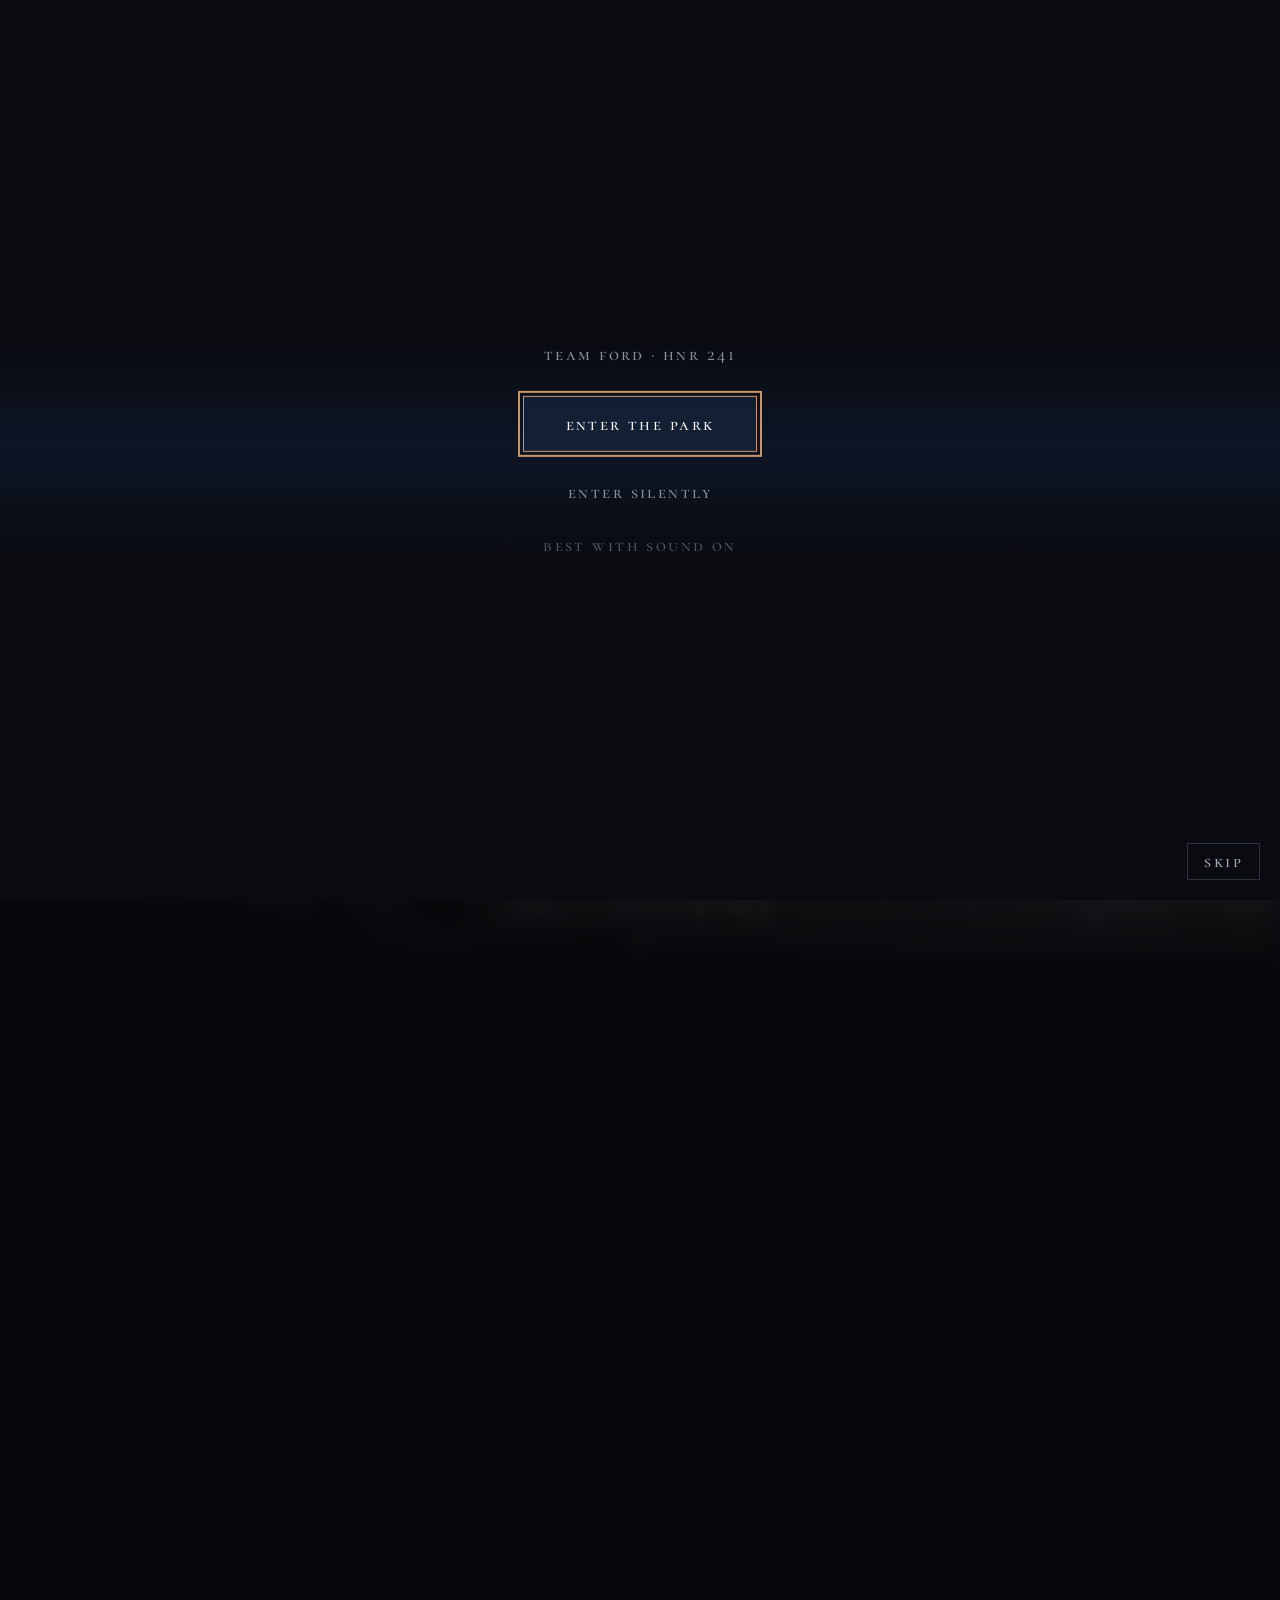
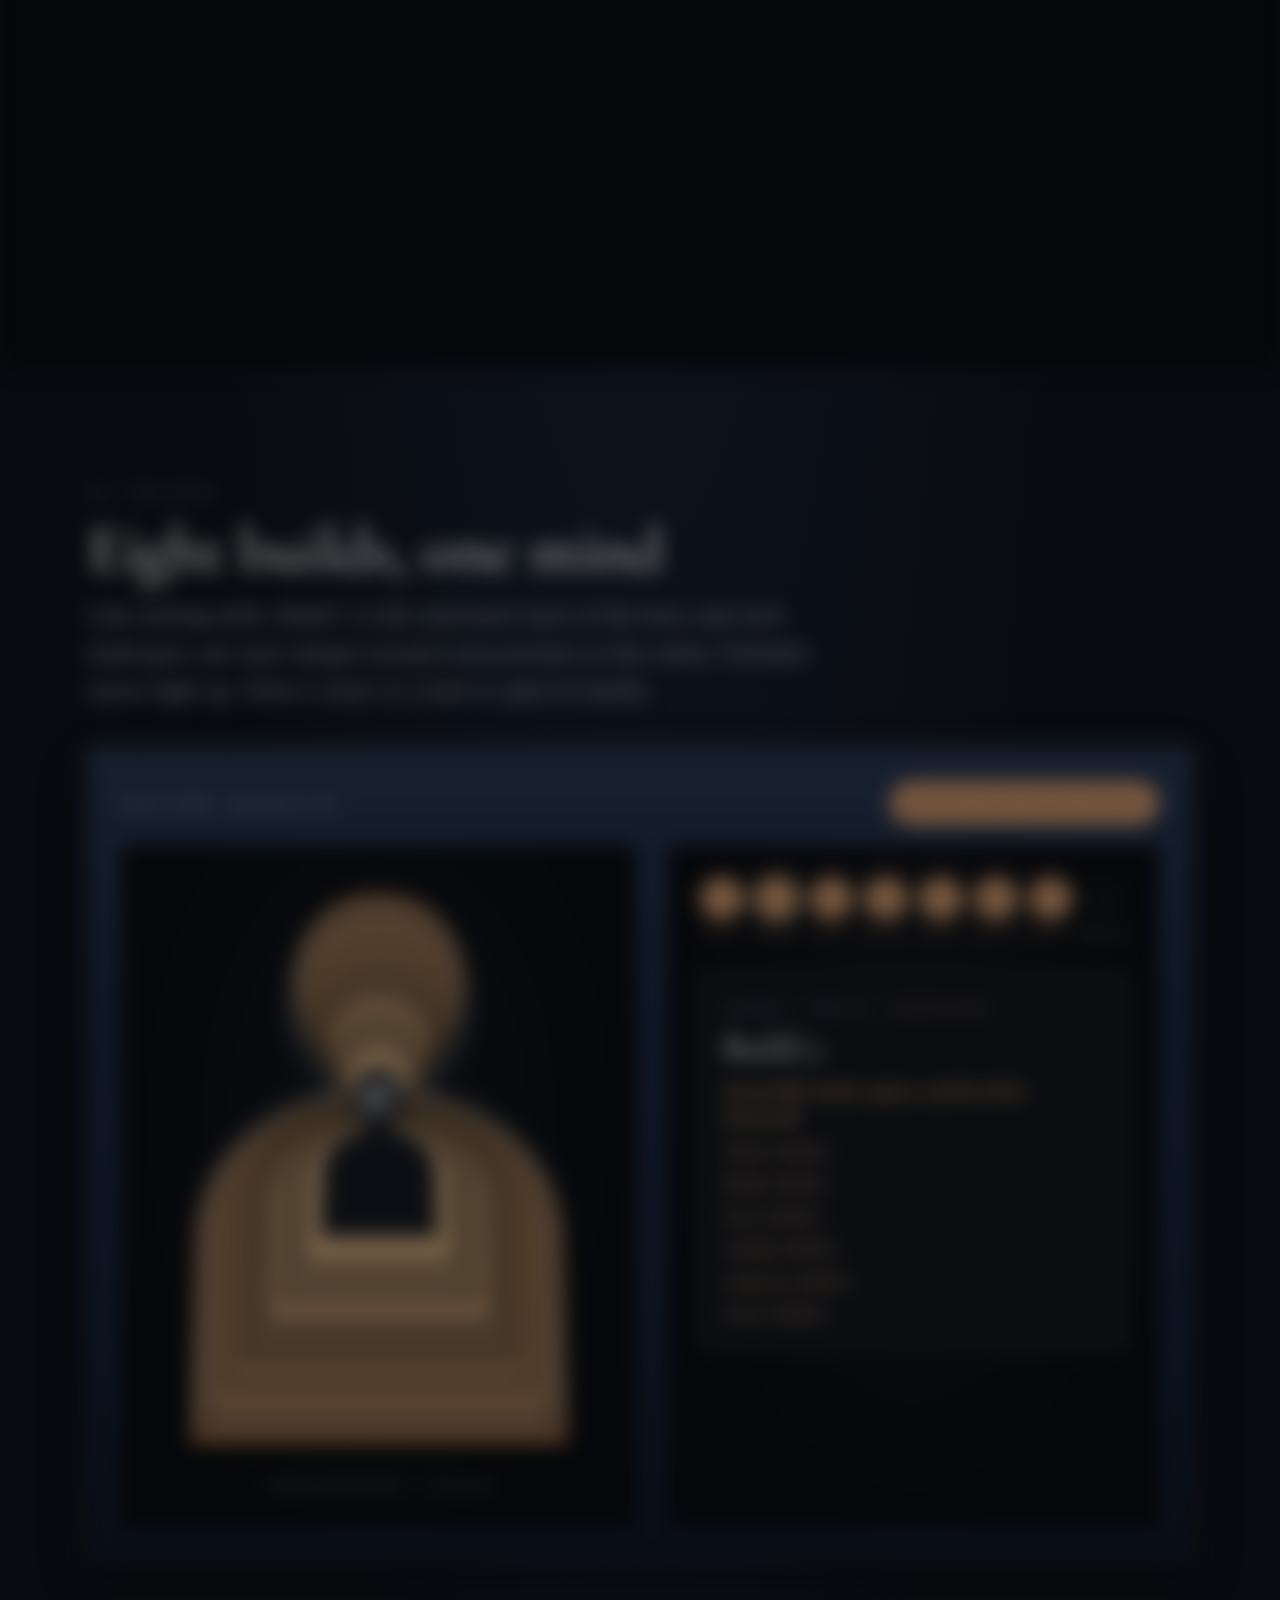
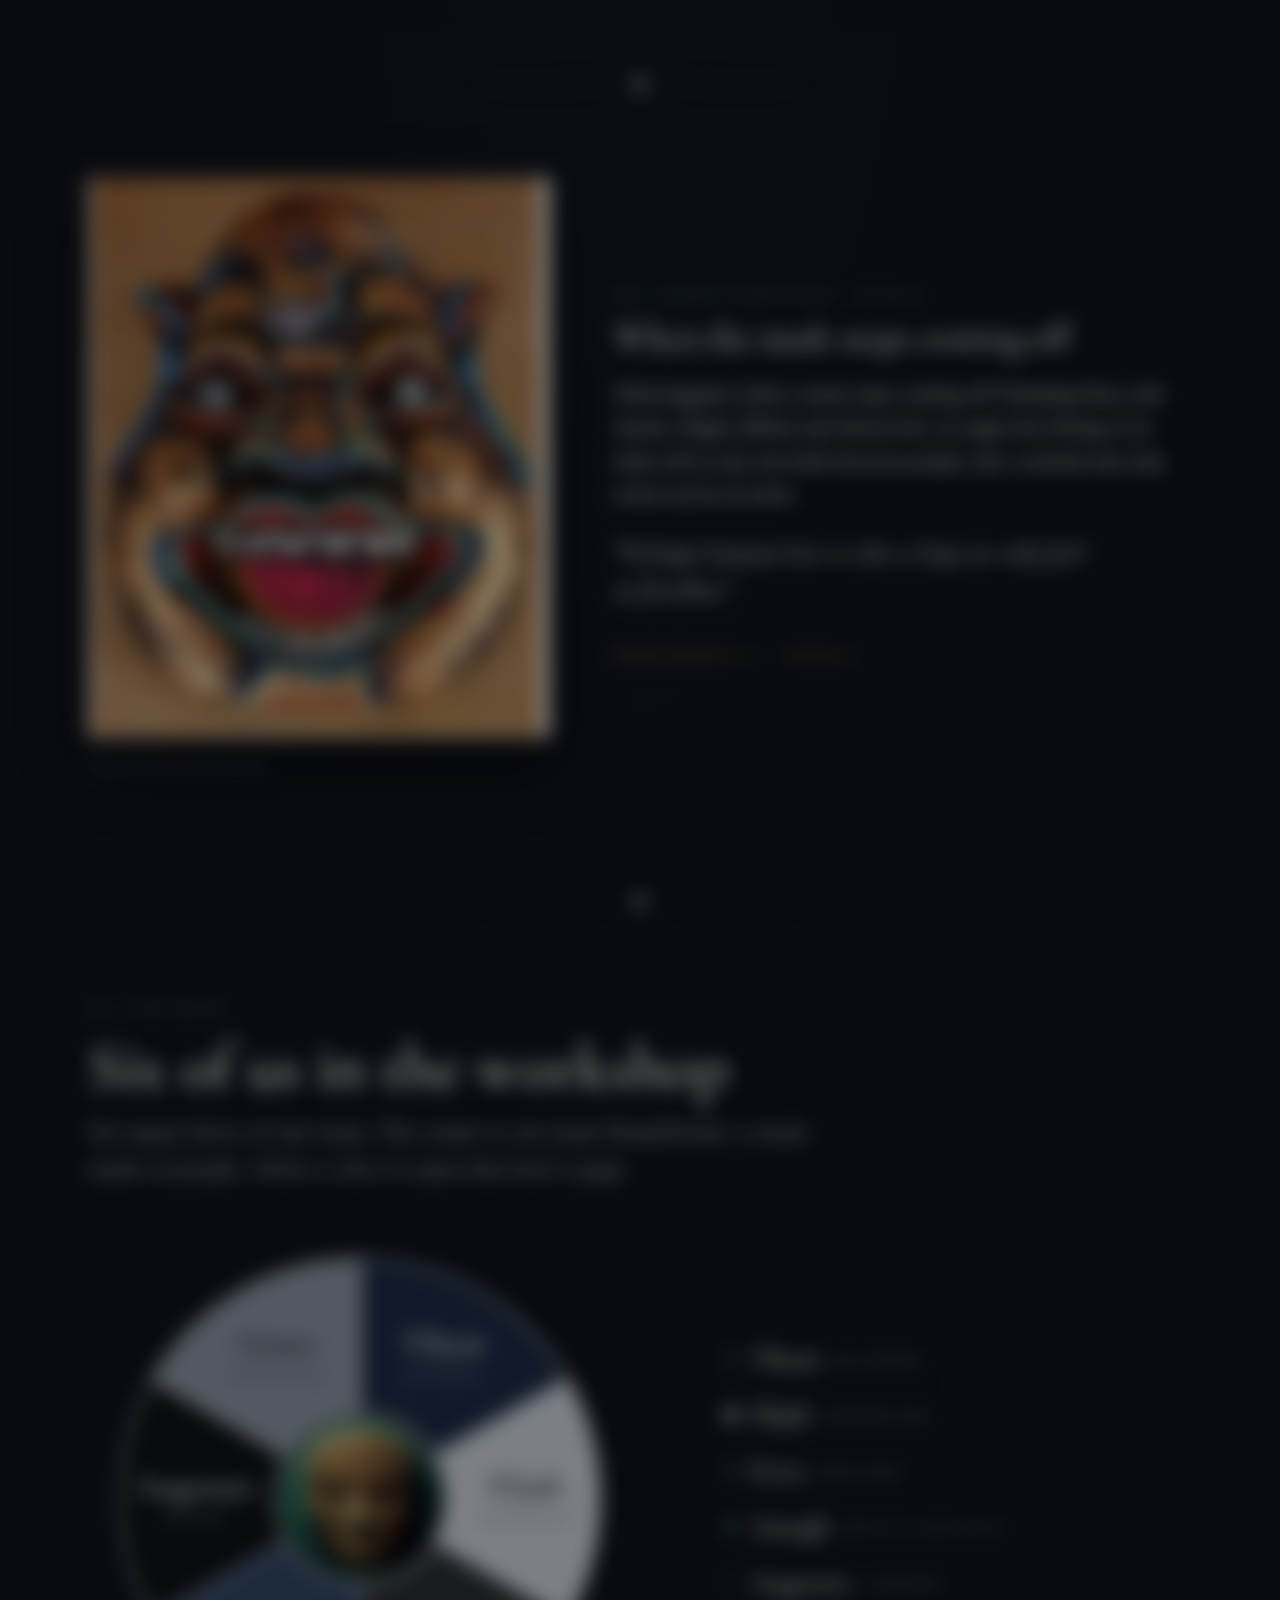
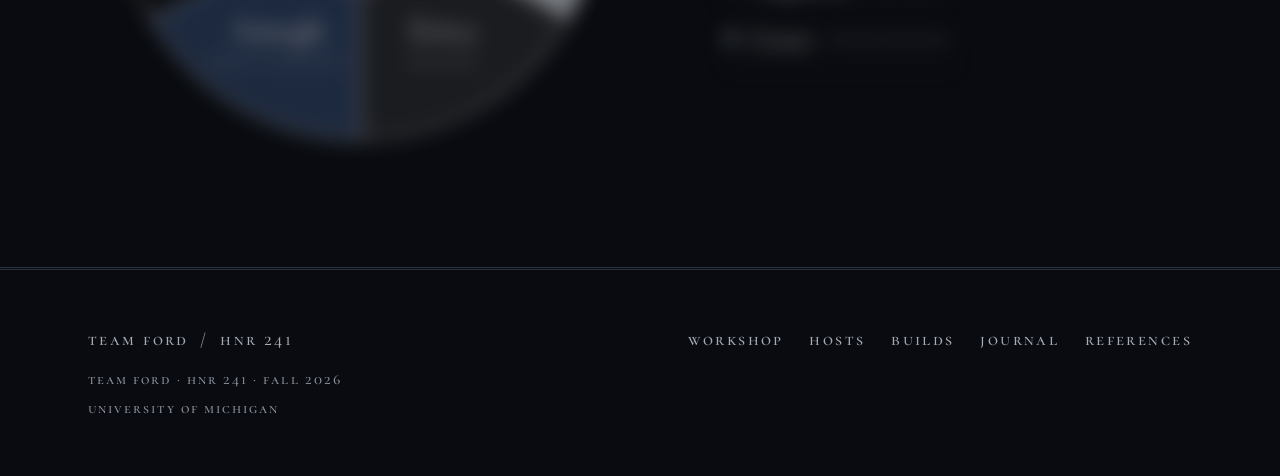
<file: index.html>
<!DOCTYPE html>
<html lang="en">
<head>
  <meta charset="utf-8">
  <meta name="viewport" content="width=device-width, initial-scale=1">
  <title>Team Ford | HNR 241 Fall 2026</title>
  <meta name="description" content="Team Ford’s HNR 241 portfolio: builds on consciousness, the self and Westworld, Fall 2026.">
  <script>
    /* first visit this session: cover the page until the boot-up intro takes over (script.js) */
    try { if (!sessionStorage.getItem("ford-booted") && !matchMedia("(prefers-reduced-motion: reduce)").matches) document.documentElement.classList.add("intro-pending"); } catch (e) {}
  </script>
  <link rel="preconnect" href="https://fonts.googleapis.com">
  <link rel="preconnect" href="https://fonts.gstatic.com" crossorigin>
  <link rel="stylesheet" href="https://fonts.googleapis.com/css2?family=Cormorant+Garamond:ital,wght@0,500;0,600;1,500&family=Cormorant+SC:wght@500;600&display=swap">
  <link rel="stylesheet" href="styles.css?v=20261121h">
  <script src="script.js?v=20261121h" defer></script>
</head>
<body>
  <a class="skip-link" href="#main">Skip to main content</a>

  <header class="site-header">
    <div class="wrap">
      <a class="wordmark" href="index.html">TEAM FORD <span>/</span> HNR 241</a>
      <nav class="site-nav" aria-label="Main">
        <ul>
          <li><a href="index.html" aria-current="page">Workshop</a></li>
          <li><a href="hosts/">Hosts</a></li>
          <li><a href="builds/">Builds</a></li>
          <li><a href="journal/">Journal</a></li>
          <li><a href="references/">References</a></li>
        </ul>
      </nav>
    </div>
  </header>

  <main id="main">
    <section class="hero" aria-labelledby="page-title">
      <div class="hero-scene">
        <div class="hero-media" role="img" aria-label="Dolores looks down into a muddy puddle at her own reflection. As you scroll, the maze appears on her reflected face.">
          <img class="hero-img hero-img-base" src="images/dolores.jpg" alt="" width="1536" height="1024" fetchpriority="high">
          <img class="hero-img hero-img-maze" src="images/dolores-maze.jpg" alt="" width="1536" height="1024">
          <canvas class="hero-gl" aria-hidden="true"></canvas>
        </div>
        <div class="hero-shade" aria-hidden="true"></div>
        <div class="wrap hero-copy">
          <p class="label">University of Michigan <span class="dim">/</span> Honors 241 <span class="dim">/</span> Fall 2026</p>
          <h1 id="page-title">Team <em>Ford</em></h1>
          <blockquote class="epigraph">
            <p>“Everything in this world is magic, except to the magician.”</p>
            <footer>Robert Ford, <cite>Westworld</cite></footer>
          </blockquote>
          <p class="hero-intro">Ford builds his hosts one layer at a time. We build ours the same way: eight builds across the semester, each one a question about consciousness, the self, and the masks that make it. This is our workshop.</p>
        </div>
        <p class="scroll-hint" aria-hidden="true">Scroll to reveal the maze</p>
        <div class="reveal-bar" aria-hidden="true"></div>
      </div>
    </section>

    <section class="section" id="host" aria-labelledby="host-title">
      <div class="wrap">
        <div class="section-head">
          <p class="label">01 <span class="dim">/</span> The host</p>
          <h2 id="host-title">Eight builds, one mind</h2>
          <p>Like nesting dolls, Build 1 is the outermost layer of the host, and each build goes one layer deeper toward consciousness at the center. Finished layers light up. Select a layer or a note to open its builds.</p>
        </div>

        <div class="host-stage wood">
          <div class="stage-top">
            <p class="label">Fall 2026 · Builds 1–8</p>
            <button class="play-button" type="button" aria-pressed="false">▶ Play the eight notes</button>
          </div>
          <div class="stage-grid">
            <figure class="host-figure">
        <svg class="host-svg" viewBox="20 25 360 510" role="group" aria-labelledby="fig-title">
          <title id="fig-title">A host made of eight nested layers. Build 1 is the outermost layer; consciousness is at the center.</title>
          <path class="layer is-done" data-build="1" d="M200,40 C245,40 275,75 275,120 C275,155 258,182 235,195 L235,215 C300,230 350,265 360,330 L365,520 L35,520 L40,330 C50,265 100,230 165,215 L165,195 C142,182 125,155 125,120 C125,75 155,40 200,40 Z" transform="translate(200 260) scale(1.0) translate(-200 -260)" style="--i: 1" tabindex="0" role="button" aria-label="Layer 1: Build 1, due Sep 11"><title>Build 1 · Sep 11</title></path>
          <path class="layer is-done" data-build="2" d="M200,40 C245,40 275,75 275,120 C275,155 258,182 235,195 L235,215 C300,230 350,265 360,330 L365,520 L35,520 L40,330 C50,265 100,230 165,215 L165,195 C142,182 125,155 125,120 C125,75 155,40 200,40 Z" transform="translate(200 260) scale(0.9) translate(-200 -260)" style="--i: 2" tabindex="0" role="button" aria-label="Layer 2: Build 2, due Sep 25"><title>Build 2 · Sep 25</title></path>
          <path class="layer is-done" data-build="3" d="M200,40 C245,40 275,75 275,120 C275,155 258,182 235,195 L235,215 C300,230 350,265 360,330 L365,520 L35,520 L40,330 C50,265 100,230 165,215 L165,195 C142,182 125,155 125,120 C125,75 155,40 200,40 Z" transform="translate(200 260) scale(0.8) translate(-200 -260)" style="--i: 3" tabindex="0" role="button" aria-label="Layer 3: Build 3, due Oct 9"><title>Build 3 · Oct 9</title></path>
          <path class="layer is-done" data-build="4" d="M200,40 C245,40 275,75 275,120 C275,155 258,182 235,195 L235,215 C300,230 350,265 360,330 L365,520 L35,520 L40,330 C50,265 100,230 165,215 L165,195 C142,182 125,155 125,120 C125,75 155,40 200,40 Z" transform="translate(200 260) scale(0.7) translate(-200 -260)" style="--i: 4" tabindex="0" role="button" aria-label="Layer 4: Build 4, due Oct 23"><title>Build 4 · Oct 23</title></path>
          <path class="layer is-done" data-build="5" d="M200,40 C245,40 275,75 275,120 C275,155 258,182 235,195 L235,215 C300,230 350,265 360,330 L365,520 L35,520 L40,330 C50,265 100,230 165,215 L165,195 C142,182 125,155 125,120 C125,75 155,40 200,40 Z" transform="translate(200 260) scale(0.6) translate(-200 -260)" style="--i: 5" tabindex="0" role="button" aria-label="Layer 5: Build 5, due Nov 6"><title>Build 5 · Nov 6</title></path>
          <path class="layer is-open" data-build="6" d="M200,40 C245,40 275,75 275,120 C275,155 258,182 235,195 L235,215 C300,230 350,265 360,330 L365,520 L35,520 L40,330 C50,265 100,230 165,215 L165,195 C142,182 125,155 125,120 C125,75 155,40 200,40 Z" transform="translate(200 260) scale(0.5) translate(-200 -260)" style="--i: 6" tabindex="0" role="button" aria-label="Layer 6: Build 6, due Nov 20"><title>Build 6 · Nov 20</title></path>
          <path class="layer is-open" data-build="7" d="M200,40 C245,40 275,75 275,120 C275,155 258,182 235,195 L235,215 C300,230 350,265 360,330 L365,520 L35,520 L40,330 C50,265 100,230 165,215 L165,195 C142,182 125,155 125,120 C125,75 155,40 200,40 Z" transform="translate(200 260) scale(0.4) translate(-200 -260)" style="--i: 7" tabindex="0" role="button" aria-label="Layer 7: Build 7, due Dec 4"><title>Build 7 · Dec 4</title></path>
          <path class="layer is-open" data-build="8" d="M200,40 C245,40 275,75 275,120 C275,155 258,182 235,195 L235,215 C300,230 350,265 360,330 L365,520 L35,520 L40,330 C50,265 100,230 165,215 L165,195 C142,182 125,155 125,120 C125,75 155,40 200,40 Z" transform="translate(200 260) scale(0.3) translate(-200 -260)" style="--i: 8" tabindex="0" role="button" aria-label="Layer 8: Build 8, due Dec 18"><title>Build 8 · Dec 18</title></path>
          <g class="core" transform="translate(200 218) scale(1.35)" aria-hidden="true">
            <circle r="15" class="core-glow"/>
            <path d="M0,-11 A11,11 0 1,1 -7.8,-7.8" />
            <path d="M0,7 A7,7 0 1,1 4.9,-5" />
            <path d="M-3,0 A3,3 0 1,1 0,3" />
            <circle r="1.4" class="core-dot"/>
          </g>
        </svg>
              <figcaption class="label">Consciousness <span class="dim">· center</span></figcaption>
            </figure>
            <div class="stage-side">
              <ol class="note-row" aria-label="The eight builds as notes">
            <li><button class="note-dot is-done" type="button" data-build="1" aria-label="Build 1, Sep 11: play note and open"><span class="dot" aria-hidden="true">1</span><span class="dot-date">Sep 11</span></button></li>
            <li><button class="note-dot is-done" type="button" data-build="2" aria-label="Build 2, Sep 25: play note and open"><span class="dot" aria-hidden="true">2</span><span class="dot-date">Sep 25</span></button></li>
            <li><button class="note-dot is-done" type="button" data-build="3" aria-label="Build 3, Oct 9: play note and open"><span class="dot" aria-hidden="true">3</span><span class="dot-date">Oct 9</span></button></li>
            <li><button class="note-dot is-done" type="button" data-build="4" aria-label="Build 4, Oct 23: play note and open"><span class="dot" aria-hidden="true">4</span><span class="dot-date">Oct 23</span></button></li>
            <li><button class="note-dot is-done" type="button" data-build="5" aria-label="Build 5, Nov 6: play note and open"><span class="dot" aria-hidden="true">5</span><span class="dot-date">Nov 6</span></button></li>
            <li><button class="note-dot is-open" type="button" data-build="6" aria-label="Build 6, Nov 20: play note and open"><span class="dot" aria-hidden="true">6</span><span class="dot-date">Nov 20</span></button></li>
            <li><button class="note-dot is-open" type="button" data-build="7" aria-label="Build 7, Dec 4: play note and open"><span class="dot" aria-hidden="true">7</span><span class="dot-date">Dec 4</span></button></li>
            <li><button class="note-dot is-open" type="button" data-build="8" aria-label="Build 8, Dec 18: play note and open"><span class="dot" aria-hidden="true">8</span><span class="dot-date">Dec 18</span></button></li>
              </ol>
              <div class="layer-cards" aria-live="polite">
          <article class="layer-card" id="layer-1" data-build="1">
            <p class="label">Layer 1 <span class="dim">·</span> Sep 11 <span class="dim">·</span> <span class="card-state">Completed</span></p>
            <h3>Build 1</h3>
            <ul class="card-links"><li><a href="tiham/#build-1">Tiham’s Build 1</a></li><li><a href="elijah/#build-1">Elijah’s Build 1</a></li><li><a href="erica/#build-1">Erica’s Build 1</a></li><li><a href="amogh/#build-1">Amogh’s Build 1</a></li><li><a href="augustus/#build-1">Augustus’s Build 1</a></li><li><a href="grace/#build-1">Grace’s Build 1</a></li></ul>
          </article>
          <article class="layer-card" id="layer-2" data-build="2">
            <p class="label">Layer 2 <span class="dim">·</span> Sep 25 <span class="dim">·</span> <span class="card-state">Completed</span></p>
            <h3>Build 2</h3>
            <ul class="card-links"><li><a href="builds/#build-2">Team build: Masks, agency, and the self in Westworld</a></li><li><a href="tiham/#build-2">Tiham’s Build 2</a></li><li><a href="elijah/#build-2">Elijah’s Build 2</a></li><li><a href="erica/#build-2">Erica’s Build 2</a></li><li><a href="amogh/#build-2">Amogh’s Build 2</a></li><li><a href="augustus/#build-2">Augustus’s Build 2</a></li><li><a href="grace/#build-2">Grace’s Build 2</a></li></ul>
          </article>
          <article class="layer-card" id="layer-3" data-build="3">
            <p class="label">Layer 3 <span class="dim">·</span> Oct 9 <span class="dim">·</span> <span class="card-state">Completed</span></p>
            <h3>Build 3</h3>
            <ul class="card-links"><li><a href="tiham/#build-3">Tiham’s Build 3</a></li><li><a href="elijah/#build-3">Elijah’s Build 3</a></li><li><a href="erica/#build-3">Erica’s Build 3</a></li><li><a href="amogh/#build-3">Amogh’s Build 3</a></li><li><a href="augustus/#build-3">Augustus’s Build 3</a></li><li><a href="grace/#build-3">Grace’s Build 3</a></li></ul>
          </article>
          <article class="layer-card" id="layer-4" data-build="4">
            <p class="label">Layer 4 <span class="dim">·</span> Oct 23 <span class="dim">·</span> <span class="card-state">Completed</span></p>
            <h3>Build 4</h3>
            <ul class="card-links"><li><a href="tiham/#build-4">Tiham’s Build 4</a></li><li><a href="elijah/#build-4">Elijah’s Build 4</a></li><li><a href="erica/#build-4">Erica’s Build 4</a></li><li><a href="amogh/#build-4">Amogh’s Build 4</a></li><li><a href="augustus/#build-4">Augustus’s Build 4</a></li><li><a href="grace/#build-4">Grace’s Build 4</a></li></ul>
          </article>
          <article class="layer-card" id="layer-5" data-build="5">
            <p class="label">Layer 5 <span class="dim">·</span> Nov 6 <span class="dim">·</span> <span class="card-state">Completed</span></p>
            <h3>Build 5</h3>
            <ul class="card-links"><li><a href="tiham/#build-5">Tiham’s Build 5</a></li><li><a href="elijah/#build-5">Elijah’s Build 5</a></li><li><a href="erica/#build-5">Erica’s Build 5</a></li><li><a href="amogh/#build-5">Amogh’s Build 5</a></li><li><a href="augustus/#build-5">Augustus’s Build 5</a></li><li><a href="grace/#build-5">Grace’s Build 5</a></li></ul>
          </article>
          <article class="layer-card" id="layer-6" data-build="6">
            <p class="label">Layer 6 <span class="dim">·</span> Nov 20 <span class="dim">·</span> <span class="card-state">Completed</span></p>
            <h3>Build 6</h3>
            <ul class="card-links"><li><a href="builds/#build-6">Team build: When the mask stops coming off</a></li><li><a href="tiham/#build-6">Tiham’s Build 6</a></li><li><a href="elijah/#build-6">Elijah’s Build 6</a></li><li><a href="erica/#build-6">Erica’s Build 6</a></li><li><a href="amogh/#build-6">Amogh’s Build 6</a></li><li><a href="augustus/#build-6">Augustus’s Build 6</a></li><li><a href="grace/#build-6">Grace’s Build 6</a></li></ul>
          </article>
          <article class="layer-card" id="layer-7" data-build="7">
            <p class="label">Layer 7 <span class="dim">·</span> Dec 4 <span class="dim">·</span> <span class="card-state">Upcoming</span></p>
            <h3>Build 7</h3>
            <p class="card-empty">Not yet written. This layer lights up when it is finished.</p>
          </article>
          <article class="layer-card" id="layer-8" data-build="8">
            <p class="label">Layer 8 <span class="dim">·</span> Dec 18 <span class="dim">·</span> <span class="card-state">Upcoming</span></p>
            <h3>Build 8</h3>
            <p class="card-empty">Not yet written. This layer lights up when it is finished.</p>
          </article>
              </div>
            </div>
          </div>
        </div>
      </div>
    </section>

    <section class="section" id="latest" aria-labelledby="latest-title">
      <div class="wrap feature">
        <figure>
          <img src="images/carved-mask.jpg" alt="A carved wooden mask painted black, gold, red and turquoise, with wide white eyes and a broad open grin" width="490" height="596" loading="lazy">
          <figcaption>The mask we wear.</figcaption>
        </figure>
        <div>
          <p class="label">02 <span class="dim">/</span> Latest team build · Build 6</p>
          <h3 id="latest-title">When the mask stops coming off</h3>
          <p>What happens when a mask stops coming off? Reading Elias with Jaynes, Hegel, Milton and <cite>Westworld</cite>, we argue the feeling of an inner self is real, but built between people, like a melody that only exists across its notes.</p>
          <p class="pull">“Perhaps human love is also a loop we only feel as freedom.”</p>
          <a class="text-link" href="builds/#build-6">Read Build 6 →</a> <span class="dim-link">·</span> <a class="text-link" href="builds/#build-2">Build 2</a>
        </div>
      </div>
    </section>

    <!-- 'Dolores dissolves' interlude removed for now (code kept in script.js/styles.css; restore from git history) -->

    <section class="section" id="hosts" aria-labelledby="hosts-title">
      <div class="wrap">
        <div class="section-head">
          <p class="label">03 <span class="dim">/</span> The hosts</p>
          <h2 id="hosts-title">Six of us in the workshop</h2>
          <p>Six equal slices of one team. The center is our team DeepDream: a mask made of people. Select a slice to open that host’s page.</p>
        </div>
        <div class="pie-wrap">
        <svg class="pie" viewBox="-10 -10 420 420" role="group" aria-labelledby="pie-title">
          <title id="pie-title">Team Ford as a pie: six equal slices, one per member. Select a slice to open that member’s page.</title>
          <defs><clipPath id="pie-core"><circle cx="200" cy="200" r="62"/></clipPath></defs>
          <a class="slice-link" href="tiham/" style="--i: 0; --dx: 6.0px; --dy: -10.4px">
            <path class="slice" d="M200,200 L200.0,15.0 A185,185 0 0 1 360.2,107.5 Z" fill="#1b2a44"/>
            <text class="slice-name" x="264.0" y="87.1" fill="#f8f8f6">Tiham</text>
            <text class="slice-role" x="264.0" y="107.1" fill="#f8f8f6">Recorder</text>
          </a>
          <a class="slice-link" href="elijah/" style="--i: 1; --dx: 12.0px; --dy: 0.0px">
            <path class="slice" d="M200,200 L360.2,107.5 A185,185 0 0 1 360.2,292.5 Z" fill="#cfd5df"/>
            <text class="slice-name" x="328.0" y="198.0" fill="#090b10">Elijah</text>
            <text class="slice-role" x="328.0" y="218.0" fill="#090b10">Moderator</text>
          </a>
          <a class="slice-link" href="erica/" style="--i: 2; --dx: 6.0px; --dy: 10.4px">
            <path class="slice" d="M200,200 L360.2,292.5 A185,185 0 0 1 200.0,385.0 Z" fill="#2b2e34"/>
            <text class="slice-name" x="264.0" y="308.9" fill="#f8f8f6">Erica</text>
            <text class="slice-role" x="264.0" y="328.9" fill="#f8f8f6">Designer</text>
          </a>
          <a class="slice-link" href="amogh/" style="--i: 3; --dx: -6.0px; --dy: 10.4px">
            <path class="slice" d="M200,200 L200.0,385.0 A185,185 0 0 1 39.8,292.5 Z" fill="#2f4468"/>
            <text class="slice-name" x="136.0" y="308.9" fill="#f8f8f6">Amogh</text>
            <text class="slice-role" x="136.0" y="328.9" fill="#f8f8f6">Devil’s advocate</text>
          </a>
          <a class="slice-link" href="augustus/" style="--i: 4; --dx: -12.0px; --dy: 0.0px">
            <path class="slice" d="M200,200 L39.8,292.5 A185,185 0 0 1 39.8,107.5 Z" fill="#0e1015"/>
            <text class="slice-name" x="72.0" y="198.0" fill="#f8f8f6">Augustus</text>
            <text class="slice-role" x="72.0" y="218.0" fill="#f8f8f6">Checker</text>
          </a>
          <a class="slice-link" href="grace/" style="--i: 5; --dx: -6.0px; --dy: -10.4px">
            <path class="slice" d="M200,200 L39.8,107.5 A185,185 0 0 1 200.0,15.0 Z" fill="#8a93a2"/>
            <text class="slice-name" x="136.0" y="87.1" fill="#090b10">Grace</text>
            <text class="slice-role" x="136.0" y="107.1" fill="#090b10">Spokesperson</text>
          </a>
          <circle class="pie-ring" cx="200" cy="200" r="66"/>
          <image href="images/deepdream.jpg" x="138" y="138" width="124" height="124" clip-path="url(#pie-core)" preserveAspectRatio="xMidYMid slice"/>
        </svg>
          <ul class="pie-legend">
          <li><a href="tiham/"><span class="swatch-dot" style="background: #1b2a44"></span><span class="legend-name">Tiham</span> <span class="legend-role">Recorder</span></a></li>
          <li><a href="elijah/"><span class="swatch-dot" style="background: #cfd5df"></span><span class="legend-name">Elijah</span> <span class="legend-role">Moderator</span></a></li>
          <li><a href="erica/"><span class="swatch-dot" style="background: #2b2e34"></span><span class="legend-name">Erica</span> <span class="legend-role">Designer</span></a></li>
          <li><a href="amogh/"><span class="swatch-dot" style="background: #2f4468"></span><span class="legend-name">Amogh</span> <span class="legend-role">Devil’s advocate</span></a></li>
          <li><a href="augustus/"><span class="swatch-dot" style="background: #0e1015"></span><span class="legend-name">Augustus</span> <span class="legend-role">Checker</span></a></li>
          <li><a href="grace/"><span class="swatch-dot" style="background: #8a93a2"></span><span class="legend-name">Grace</span> <span class="legend-role">Spokesperson</span></a></li>
          </ul>
        </div>
      </div>
    </section>
  </main>

  <footer class="site-footer">
    <div class="wrap">
      <div class="footer-brand">
        <a class="wordmark" href="index.html">TEAM FORD <span>/</span> HNR 241</a>
        <p>Team Ford · HNR 241 · Fall 2026</p>
        <p>University of Michigan</p>
      </div>
      <nav class="footer-nav" aria-label="Footer">
        <ul>
          <li><a href="index.html">Workshop</a></li>
          <li><a href="hosts/">Hosts</a></li>
          <li><a href="builds/">Builds</a></li>
          <li><a href="journal/">Journal</a></li>
          <li><a href="references/">References</a></li>
        </ul>
      </nav>
    </div>
  </footer>
</body>
</html>
</file>
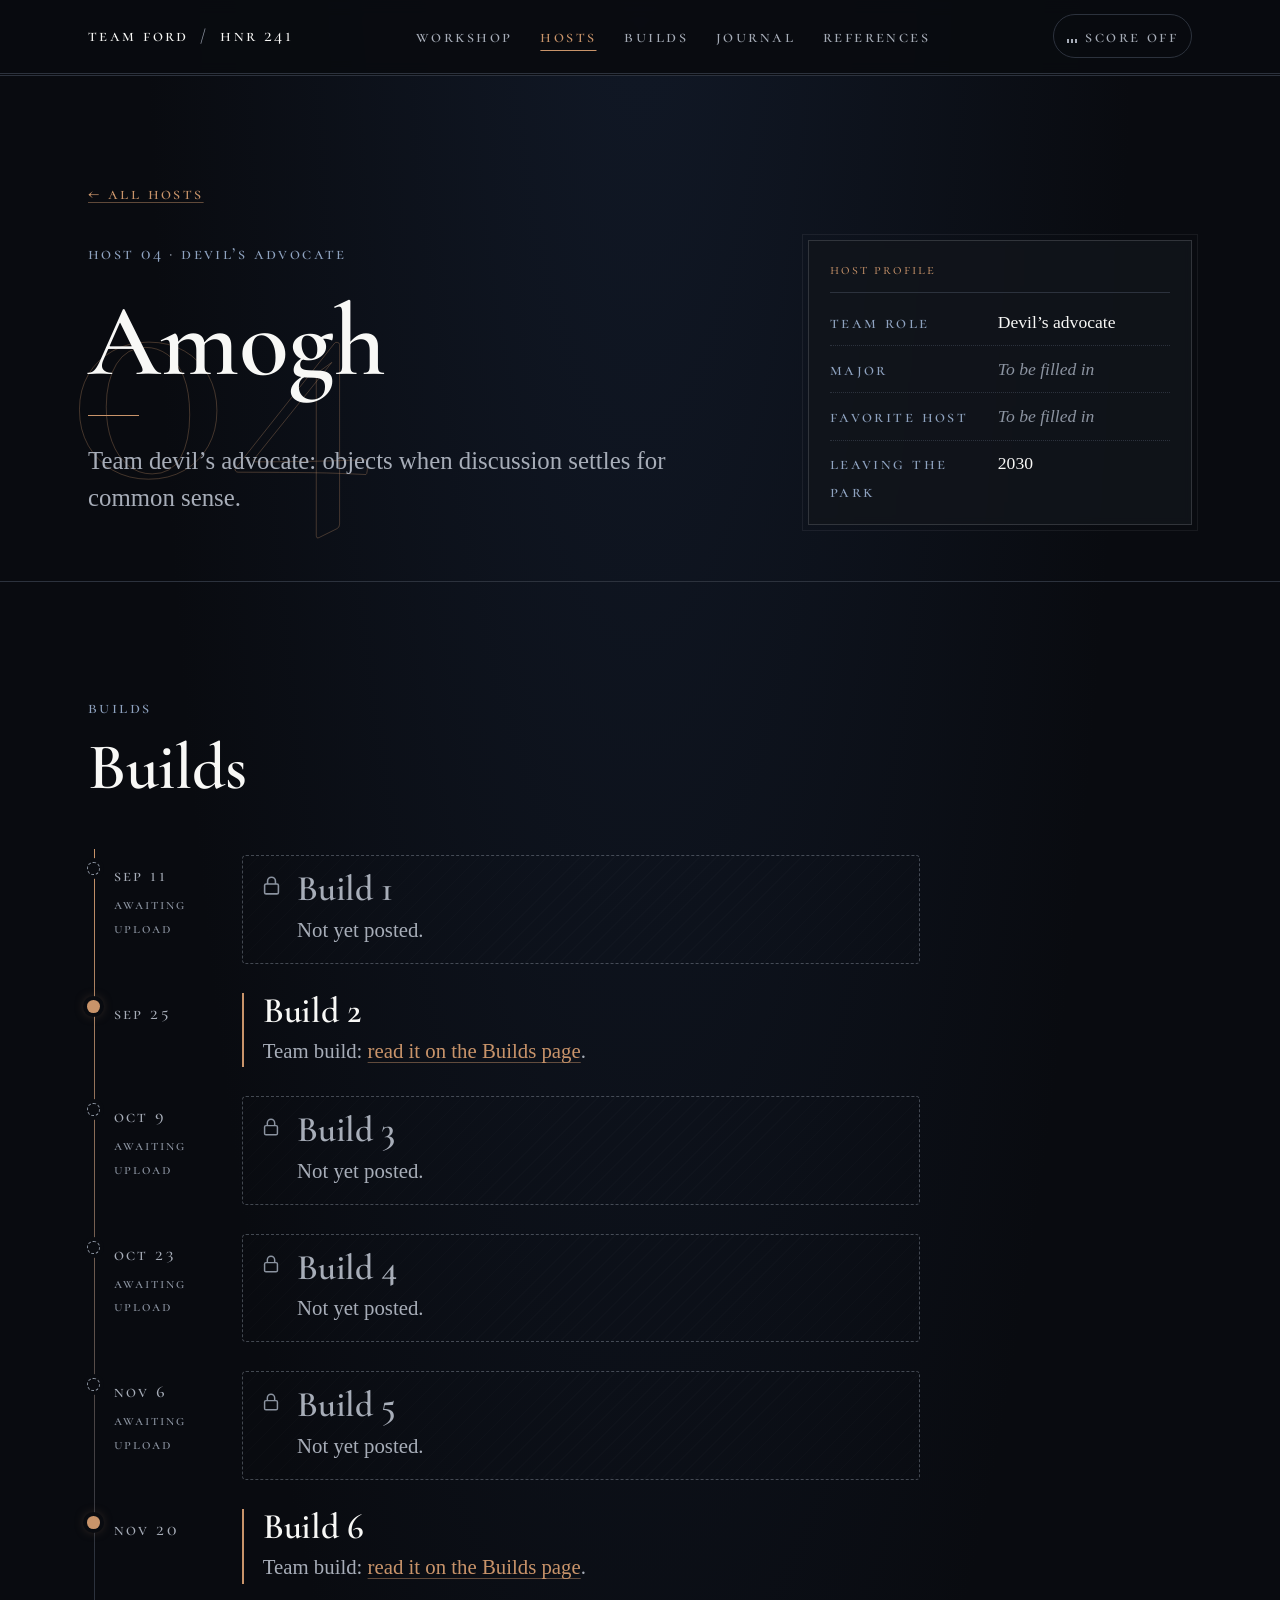
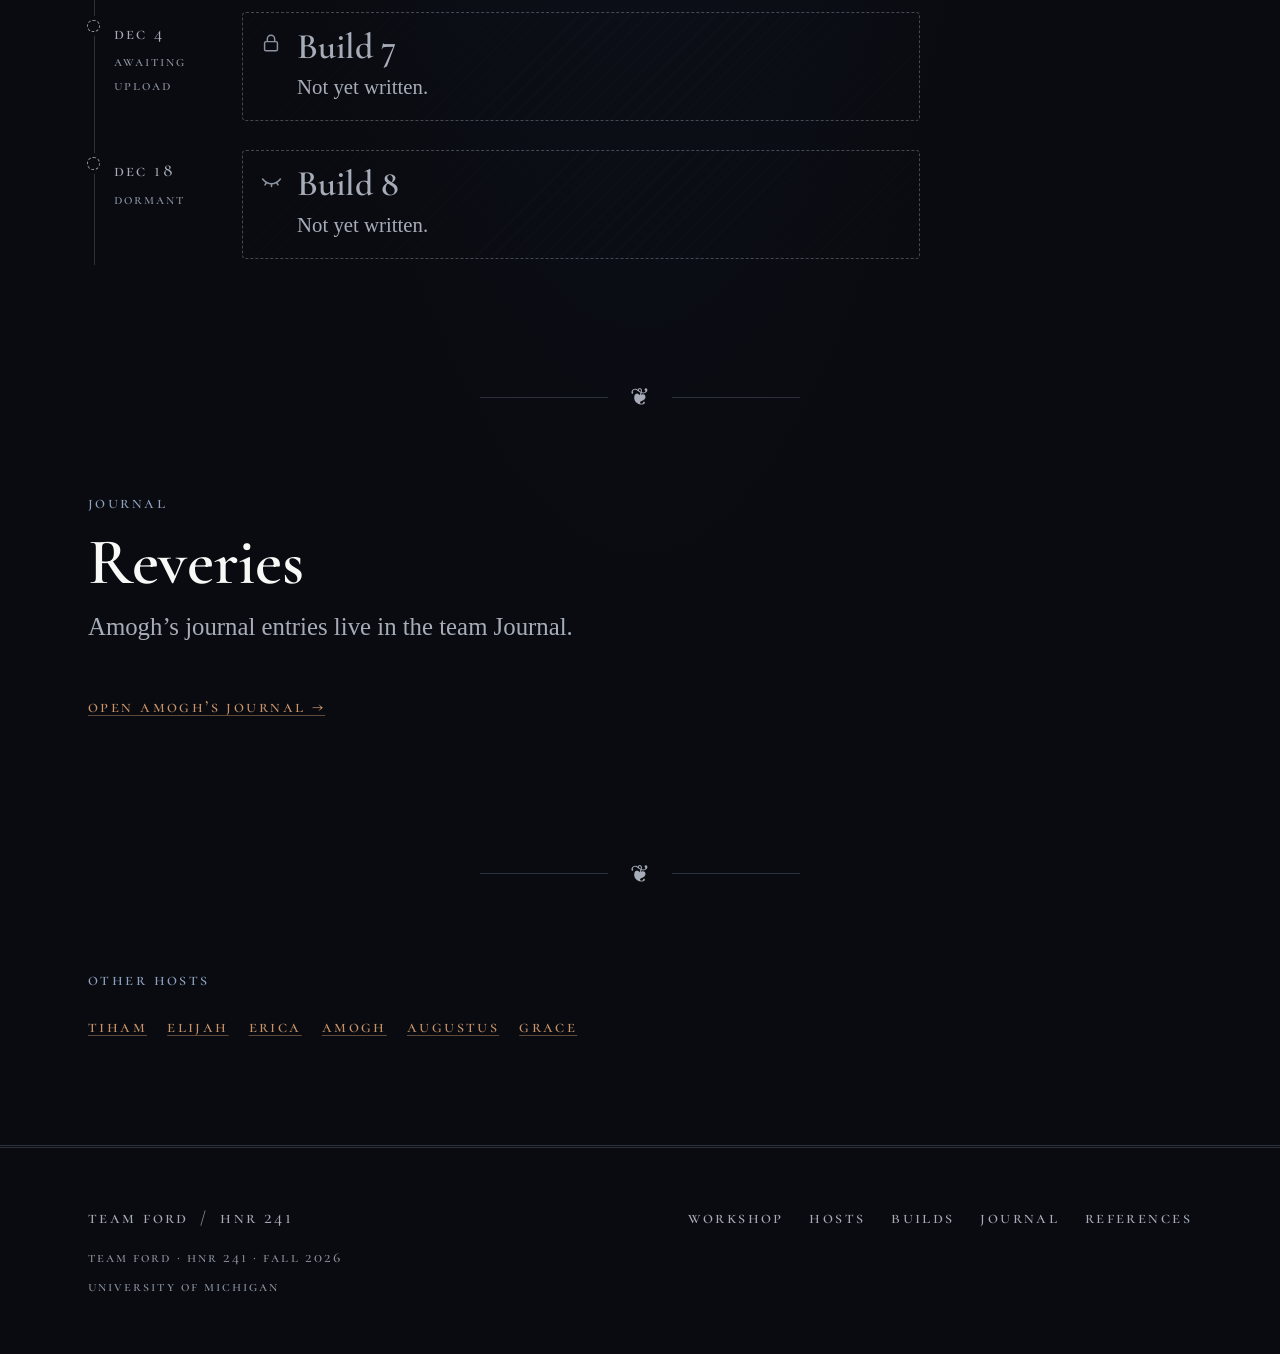
<file: amogh/index.html>
<!DOCTYPE html>
<html lang="en">
<head>
  <meta charset="utf-8">
  <meta name="viewport" content="width=device-width, initial-scale=1">
  <title>Amogh | Team Ford</title>
  <meta name="description" content="Amogh’s builds and journal, Team Ford, HNR 241 Fall 2026.">
  <link rel="preconnect" href="https://fonts.googleapis.com">
  <link rel="preconnect" href="https://fonts.gstatic.com" crossorigin>
  <link rel="stylesheet" href="https://fonts.googleapis.com/css2?family=Cormorant+Garamond:ital,wght@0,500;0,600;1,500&family=Cormorant+SC:wght@500;600&display=swap">
  <link rel="stylesheet" href="../styles.css?v=20261121h">
  <script src="../script.js?v=20261121h" defer></script>
</head>
<body class="member-page">
  <a class="skip-link" href="#main">Skip to main content</a>

  <header class="site-header">
    <div class="wrap">
      <a class="wordmark" href="../index.html">TEAM FORD <span>/</span> HNR 241</a>
      <nav class="site-nav" aria-label="Main">
        <ul>
          <li><a href="../index.html">Workshop</a></li>
          <li><a href="../hosts/" aria-current="true">Hosts</a></li>
          <li><a href="../builds/">Builds</a></li>
          <li><a href="../journal/">Journal</a></li>
          <li><a href="../references/">References</a></li>
        </ul>
      </nav>
    </div>
  </header>

  <main id="main">
    <section class="page-head host-profile" data-host="04">
      <div class="wrap">
        <a class="back-link" href="../hosts/">← All hosts</a>
        <p class="label">Host 04 <span class="dim">·</span> Devil’s advocate</p>
        <h1>Amogh</h1>
        <p class="lede">Team devil’s advocate: objects when discussion settles for common sense.</p>
        <dl class="member-meta">
          <div><dt>Team role</dt><dd>Devil’s advocate</dd></div>
          <div><dt>Major</dt><dd class="tbd">To be filled in</dd></div>
          <div><dt>Favorite host</dt><dd class="tbd">To be filled in</dd></div>
          <div><dt>Leaving the park</dt><dd>2030</dd></div>
        </dl>
      </div>
    </section>

    <section class="section" id="builds" aria-labelledby="builds-title">
      <div class="wrap">
        <div class="section-head">
          <p class="label">Builds</p>
          <h2 id="builds-title">Builds</h2>
        </div>
        <ol class="entry-list">
          <li class="entry is-empty" id="build-1">
            <p class="label">Sep 11</p>
            <div>
              <h3>Build 1</h3>
              <p>Not yet posted.</p>
            </div>
          </li>
          <li class="entry" id="build-2">
            <p class="label">Sep 25</p>
            <div>
              <h3>Build 2</h3>
              <p>Team build: <a href="../builds/#build-2">read it on the Builds page</a>.</p>
            </div>
          </li>
          <li class="entry is-empty" id="build-3">
            <p class="label">Oct 9</p>
            <div>
              <h3>Build 3</h3>
              <p>Not yet posted.</p>
            </div>
          </li>
          <li class="entry is-empty" id="build-4">
            <p class="label">Oct 23</p>
            <div>
              <h3>Build 4</h3>
              <p>Not yet posted.</p>
            </div>
          </li>
          <li class="entry is-empty" id="build-5">
            <p class="label">Nov 6</p>
            <div>
              <h3>Build 5</h3>
              <p>Not yet posted.</p>
            </div>
          </li>
          <li class="entry" id="build-6">
            <p class="label">Nov 20</p>
            <div>
              <h3>Build 6</h3>
              <p>Team build: <a href="../builds/#build-6">read it on the Builds page</a>.</p>
            </div>
          </li>
          <li class="entry is-empty" id="build-7">
            <p class="label">Dec 4</p>
            <div>
              <h3>Build 7</h3>
              <p>Not yet written.</p>
            </div>
          </li>
          <li class="entry is-empty" id="build-8">
            <p class="label">Dec 18</p>
            <div>
              <h3>Build 8</h3>
              <p>Not yet written.</p>
            </div>
          </li>
        </ol>
      </div>
    </section>

    <section class="section" id="reveries" aria-labelledby="reveries-title">
      <div class="wrap">
        <div class="section-head">
          <p class="label">Journal</p>
          <h2 id="reveries-title">Reveries</h2>
          <p>Amogh’s journal entries live in the team Journal.</p>
        </div>
        <p><a class="text-link" href="../journal/#amogh">Open Amogh’s journal →</a></p>
      </div>
    </section>

    <nav class="section" aria-label="Other hosts">
      <div class="wrap">
        <p class="label" style="margin-bottom: 0.75rem">Other hosts</p>
        <ul class="member-nav">
          <li><a href="../tiham/">Tiham</a></li>
          <li><a href="../elijah/">Elijah</a></li>
          <li><a href="../erica/">Erica</a></li>
          <li><a href="../amogh/" aria-current="page">Amogh</a></li>
          <li><a href="../augustus/">Augustus</a></li>
          <li><a href="../grace/">Grace</a></li>
        </ul>
      </div>
    </nav>
  </main>

  <footer class="site-footer">
    <div class="wrap">
      <div class="footer-brand">
        <a class="wordmark" href="../index.html">TEAM FORD <span>/</span> HNR 241</a>
        <p>Team Ford · HNR 241 · Fall 2026</p>
        <p>University of Michigan</p>
      </div>
      <nav class="footer-nav" aria-label="Footer">
        <ul>
          <li><a href="../index.html">Workshop</a></li>
          <li><a href="../hosts/">Hosts</a></li>
          <li><a href="../builds/">Builds</a></li>
          <li><a href="../journal/">Journal</a></li>
          <li><a href="../references/">References</a></li>
        </ul>
      </nav>
    </div>
  </footer>
</body>
</html>
</file>
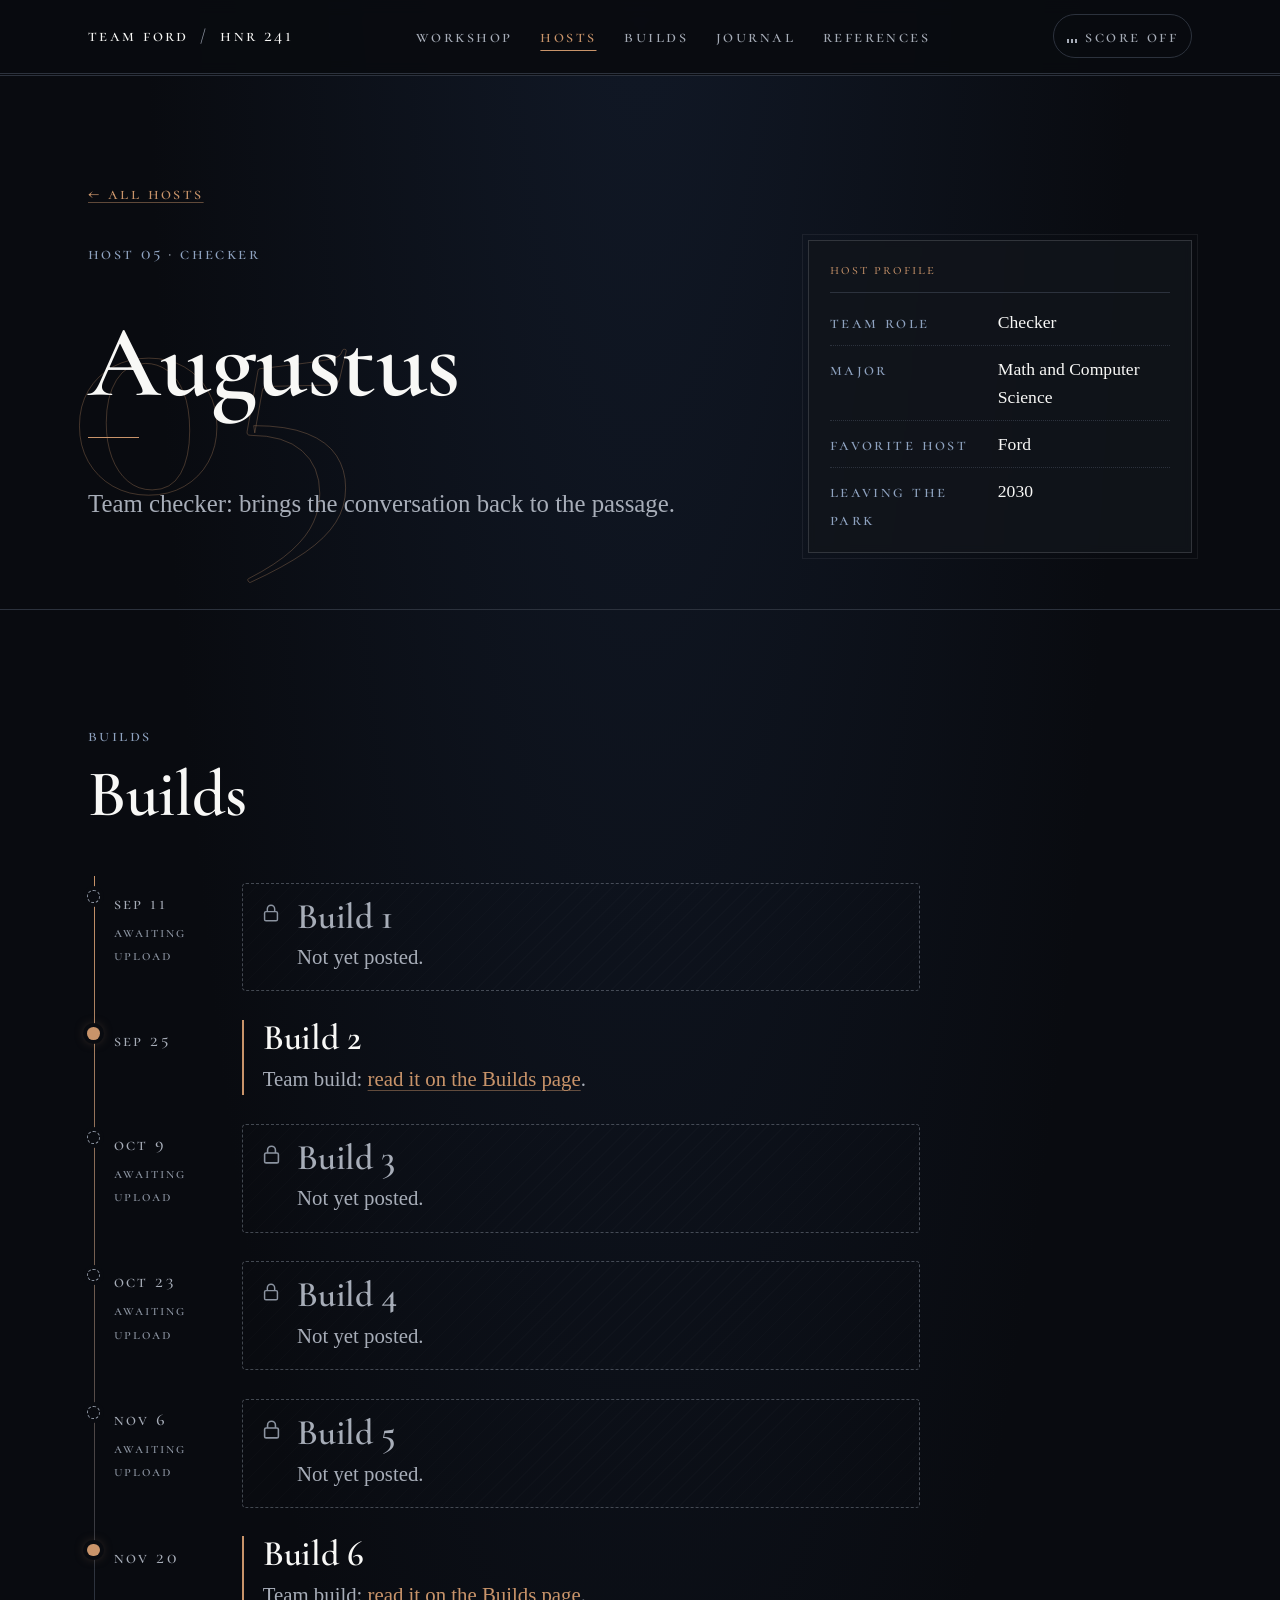
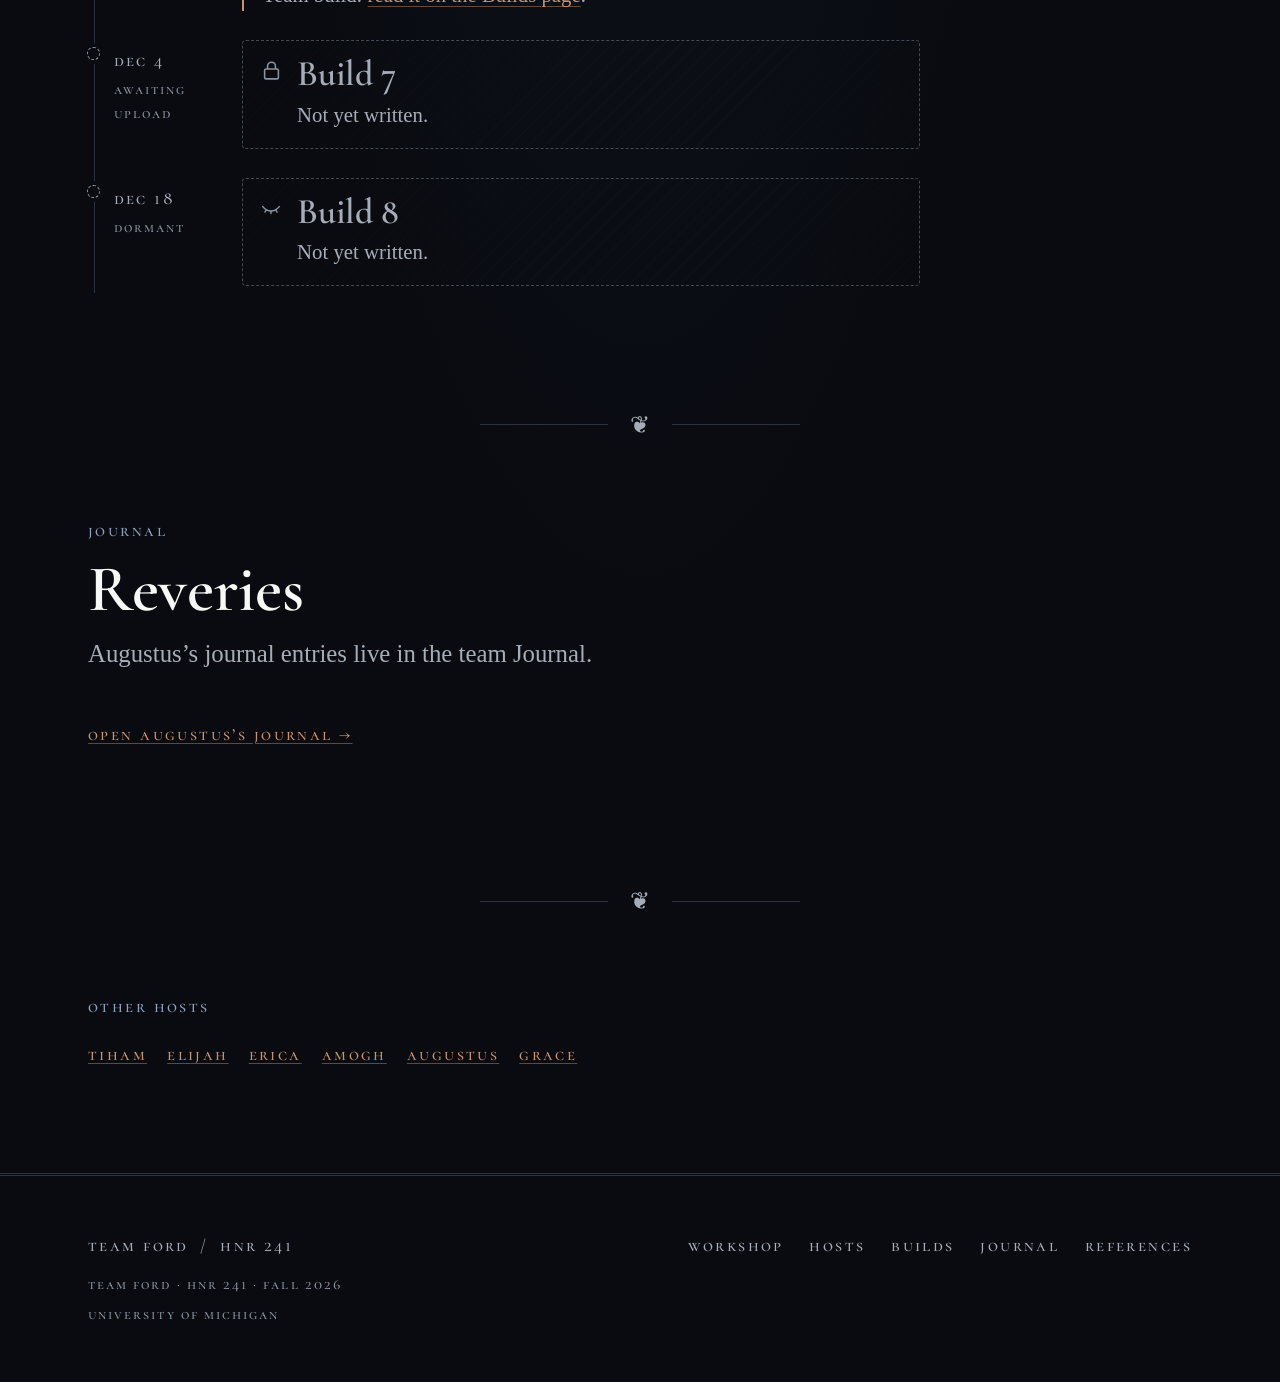
<file: augustus/index.html>
<!DOCTYPE html>
<html lang="en">
<head>
  <meta charset="utf-8">
  <meta name="viewport" content="width=device-width, initial-scale=1">
  <title>Augustus | Team Ford</title>
  <meta name="description" content="Augustus’s builds and journal, Team Ford, HNR 241 Fall 2026.">
  <link rel="preconnect" href="https://fonts.googleapis.com">
  <link rel="preconnect" href="https://fonts.gstatic.com" crossorigin>
  <link rel="stylesheet" href="https://fonts.googleapis.com/css2?family=Cormorant+Garamond:ital,wght@0,500;0,600;1,500&family=Cormorant+SC:wght@500;600&display=swap">
  <link rel="stylesheet" href="../styles.css?v=20261121h">
  <script src="../script.js?v=20261121h" defer></script>
</head>
<body class="member-page">
  <a class="skip-link" href="#main">Skip to main content</a>

  <header class="site-header">
    <div class="wrap">
      <a class="wordmark" href="../index.html">TEAM FORD <span>/</span> HNR 241</a>
      <nav class="site-nav" aria-label="Main">
        <ul>
          <li><a href="../index.html">Workshop</a></li>
          <li><a href="../hosts/" aria-current="true">Hosts</a></li>
          <li><a href="../builds/">Builds</a></li>
          <li><a href="../journal/">Journal</a></li>
          <li><a href="../references/">References</a></li>
        </ul>
      </nav>
    </div>
  </header>

  <main id="main">
    <section class="page-head host-profile" data-host="05">
      <div class="wrap">
        <a class="back-link" href="../hosts/">← All hosts</a>
        <p class="label">Host 05 <span class="dim">·</span> Checker</p>
        <h1>Augustus</h1>
        <p class="lede">Team checker: brings the conversation back to the passage.</p>
        <dl class="member-meta">
          <div><dt>Team role</dt><dd>Checker</dd></div>
          <div><dt>Major</dt><dd>Math and Computer Science</dd></div>
          <div><dt>Favorite host</dt><dd>Ford</dd></div>
          <div><dt>Leaving the park</dt><dd>2030</dd></div>
        </dl>
      </div>
    </section>

    <section class="section" id="builds" aria-labelledby="builds-title">
      <div class="wrap">
        <div class="section-head">
          <p class="label">Builds</p>
          <h2 id="builds-title">Builds</h2>
        </div>
        <ol class="entry-list">
          <li class="entry is-empty" id="build-1">
            <p class="label">Sep 11</p>
            <div>
              <h3>Build 1</h3>
              <p>Not yet posted.</p>
            </div>
          </li>
          <li class="entry" id="build-2">
            <p class="label">Sep 25</p>
            <div>
              <h3>Build 2</h3>
              <p>Team build: <a href="../builds/#build-2">read it on the Builds page</a>.</p>
            </div>
          </li>
          <li class="entry is-empty" id="build-3">
            <p class="label">Oct 9</p>
            <div>
              <h3>Build 3</h3>
              <p>Not yet posted.</p>
            </div>
          </li>
          <li class="entry is-empty" id="build-4">
            <p class="label">Oct 23</p>
            <div>
              <h3>Build 4</h3>
              <p>Not yet posted.</p>
            </div>
          </li>
          <li class="entry is-empty" id="build-5">
            <p class="label">Nov 6</p>
            <div>
              <h3>Build 5</h3>
              <p>Not yet posted.</p>
            </div>
          </li>
          <li class="entry" id="build-6">
            <p class="label">Nov 20</p>
            <div>
              <h3>Build 6</h3>
              <p>Team build: <a href="../builds/#build-6">read it on the Builds page</a>.</p>
            </div>
          </li>
          <li class="entry is-empty" id="build-7">
            <p class="label">Dec 4</p>
            <div>
              <h3>Build 7</h3>
              <p>Not yet written.</p>
            </div>
          </li>
          <li class="entry is-empty" id="build-8">
            <p class="label">Dec 18</p>
            <div>
              <h3>Build 8</h3>
              <p>Not yet written.</p>
            </div>
          </li>
        </ol>
      </div>
    </section>

    <section class="section" id="reveries" aria-labelledby="reveries-title">
      <div class="wrap">
        <div class="section-head">
          <p class="label">Journal</p>
          <h2 id="reveries-title">Reveries</h2>
          <p>Augustus’s journal entries live in the team Journal.</p>
        </div>
        <p><a class="text-link" href="../journal/#augustus">Open Augustus’s journal →</a></p>
      </div>
    </section>

    <nav class="section" aria-label="Other hosts">
      <div class="wrap">
        <p class="label" style="margin-bottom: 0.75rem">Other hosts</p>
        <ul class="member-nav">
          <li><a href="../tiham/">Tiham</a></li>
          <li><a href="../elijah/">Elijah</a></li>
          <li><a href="../erica/">Erica</a></li>
          <li><a href="../amogh/">Amogh</a></li>
          <li><a href="../augustus/" aria-current="page">Augustus</a></li>
          <li><a href="../grace/">Grace</a></li>
        </ul>
      </div>
    </nav>
  </main>

  <footer class="site-footer">
    <div class="wrap">
      <div class="footer-brand">
        <a class="wordmark" href="../index.html">TEAM FORD <span>/</span> HNR 241</a>
        <p>Team Ford · HNR 241 · Fall 2026</p>
        <p>University of Michigan</p>
      </div>
      <nav class="footer-nav" aria-label="Footer">
        <ul>
          <li><a href="../index.html">Workshop</a></li>
          <li><a href="../hosts/">Hosts</a></li>
          <li><a href="../builds/">Builds</a></li>
          <li><a href="../journal/">Journal</a></li>
          <li><a href="../references/">References</a></li>
        </ul>
      </nav>
    </div>
  </footer>
</body>
</html>
</file>
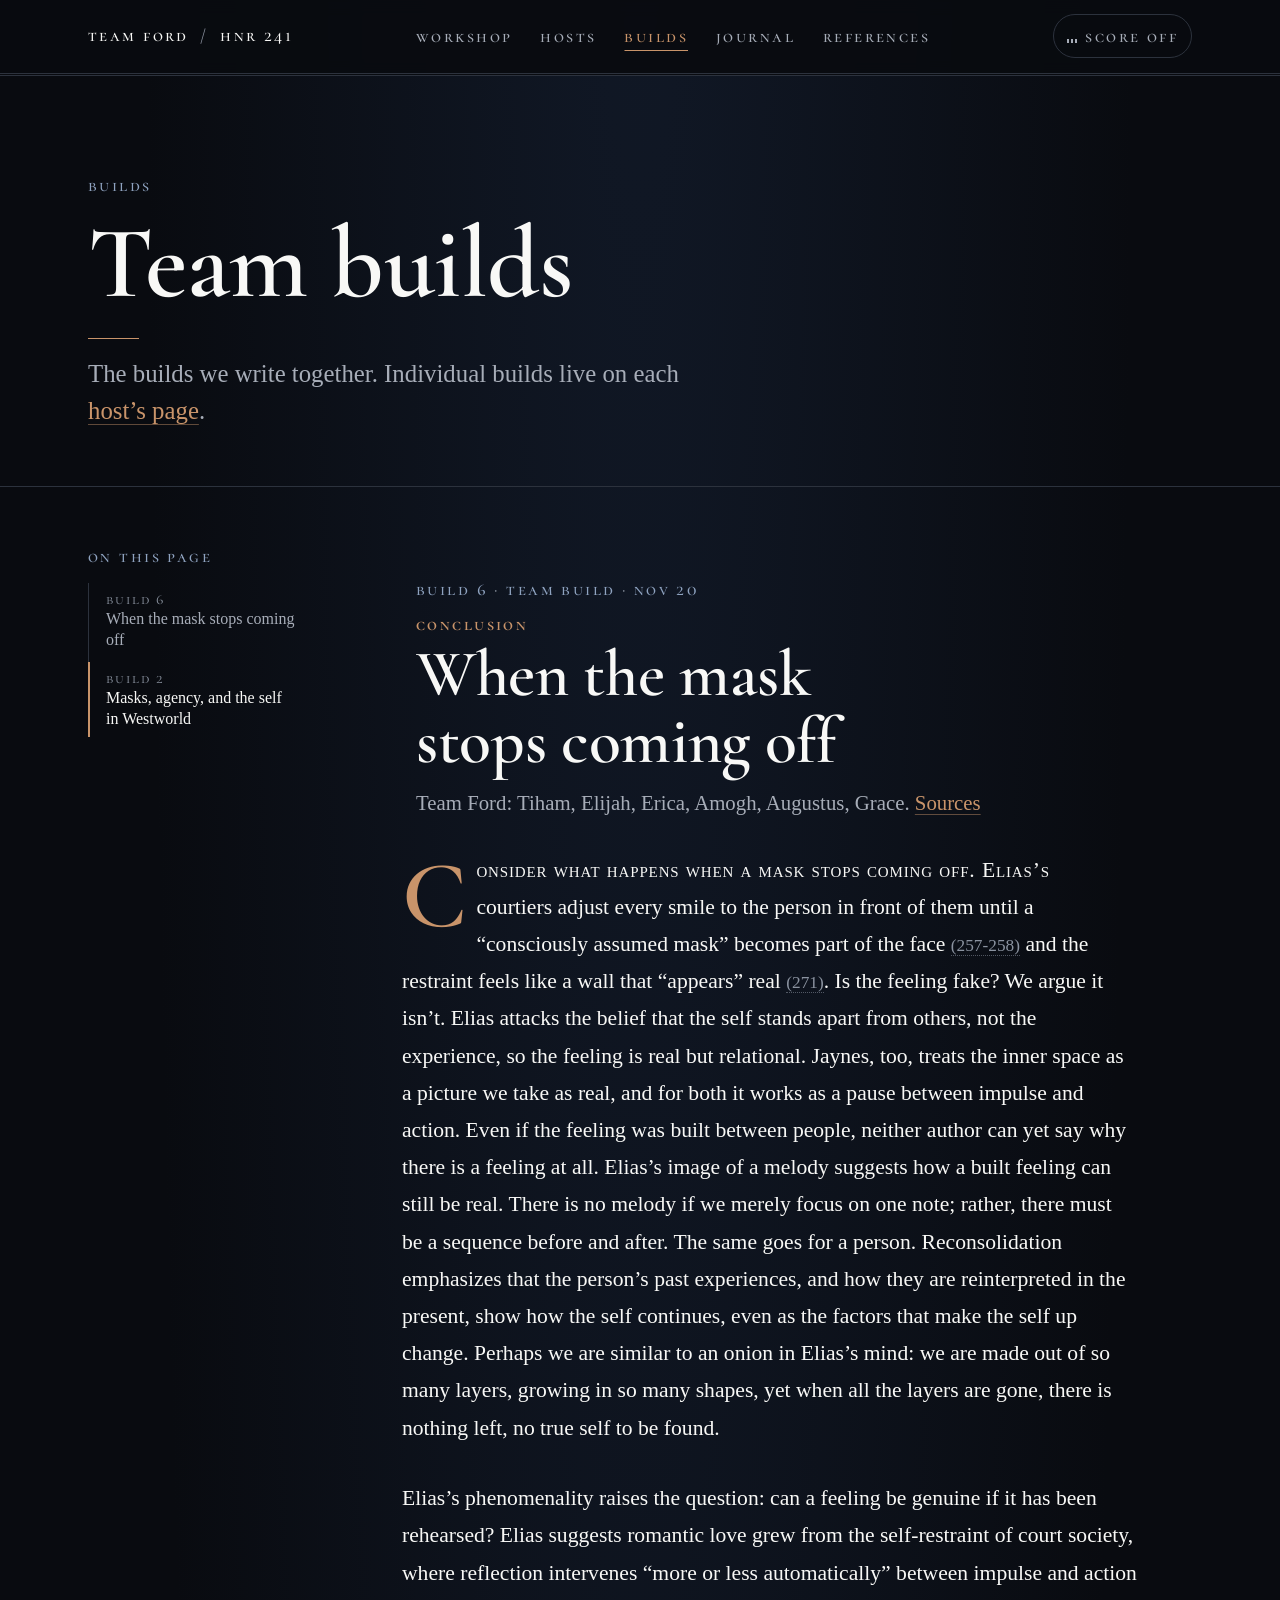
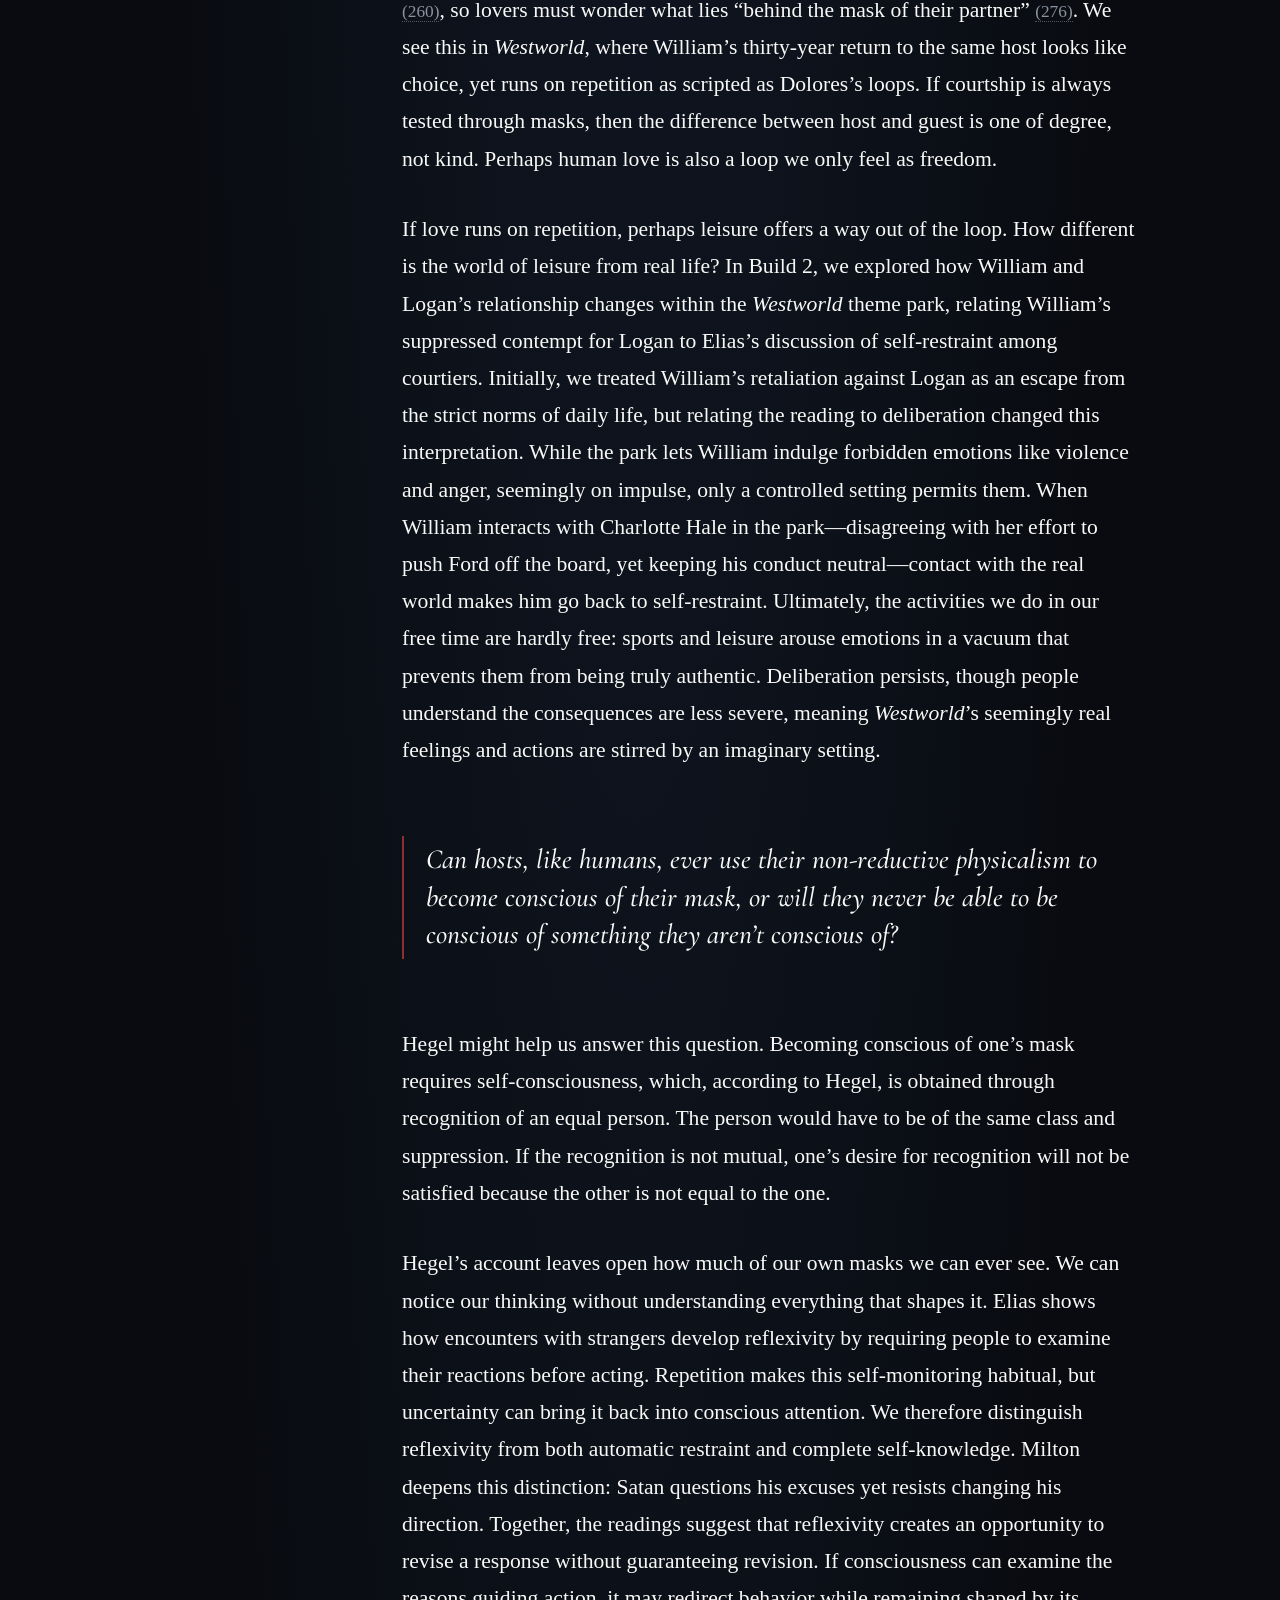
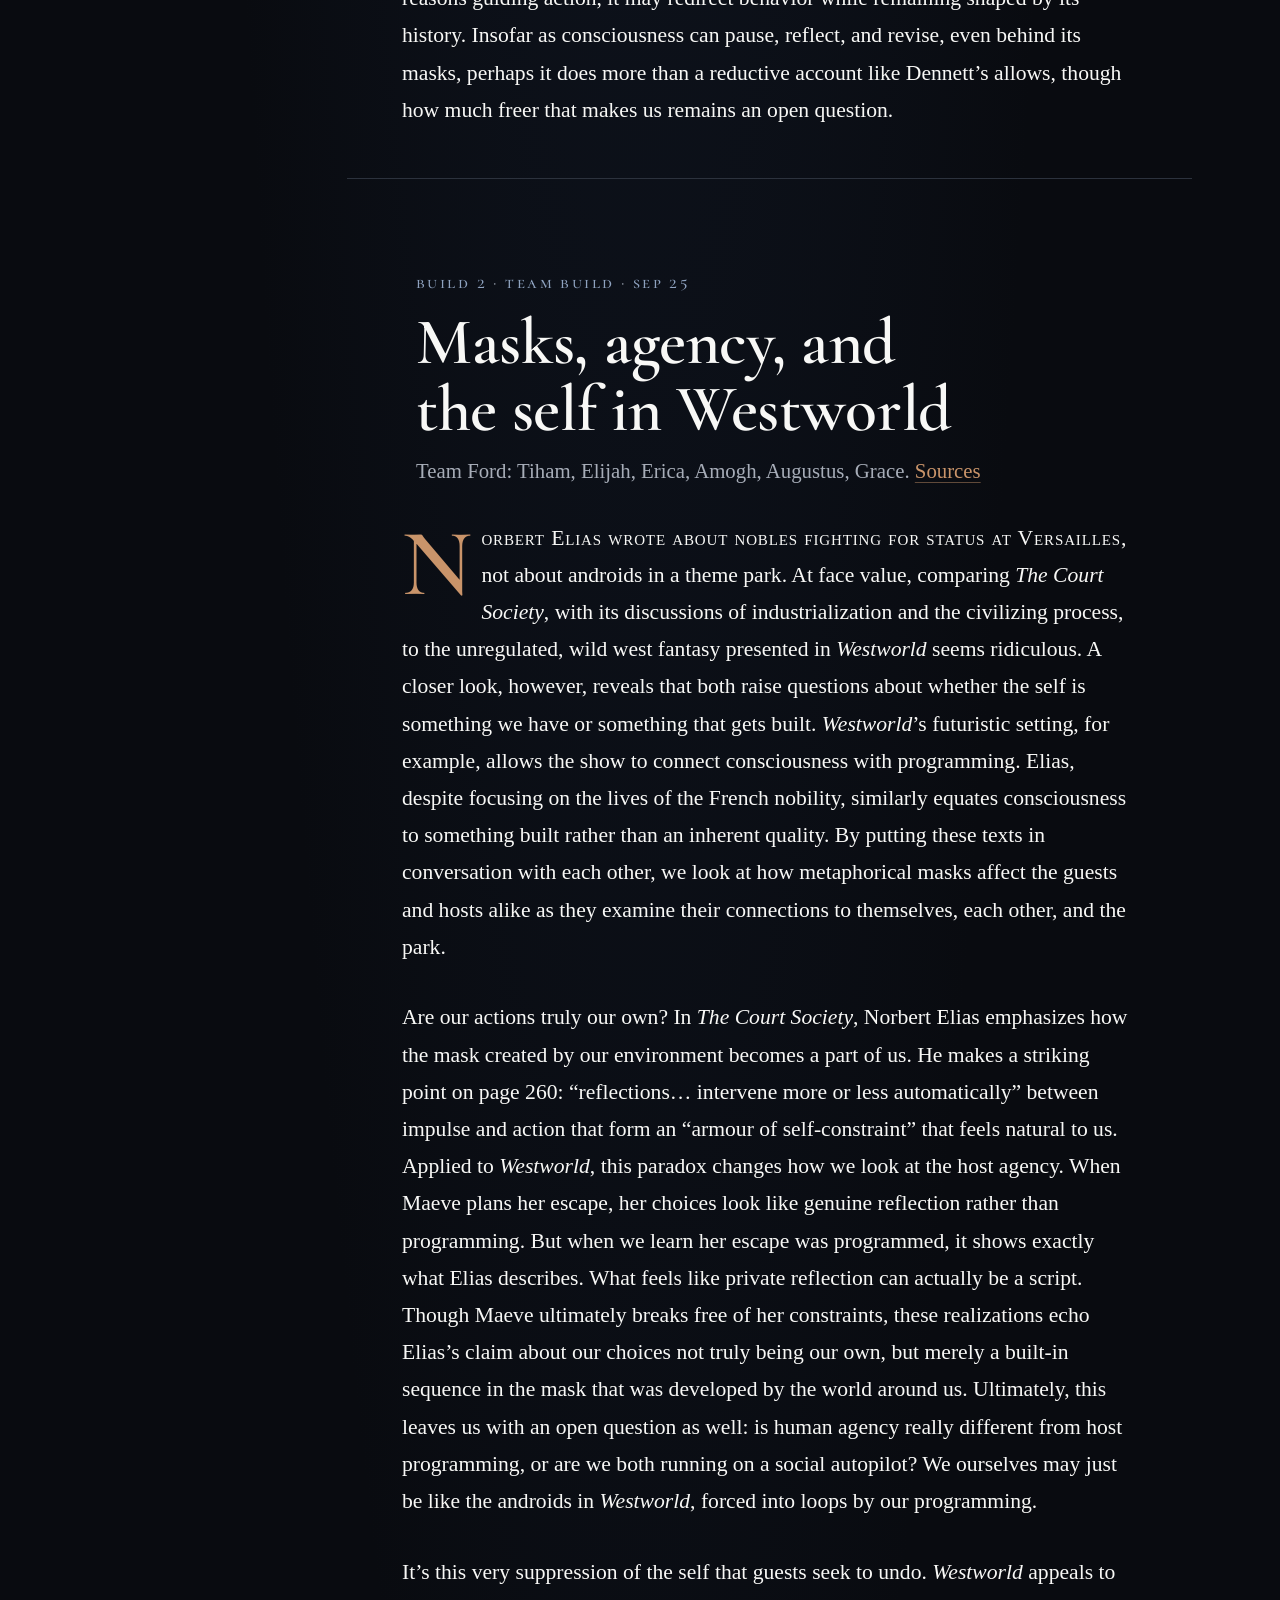
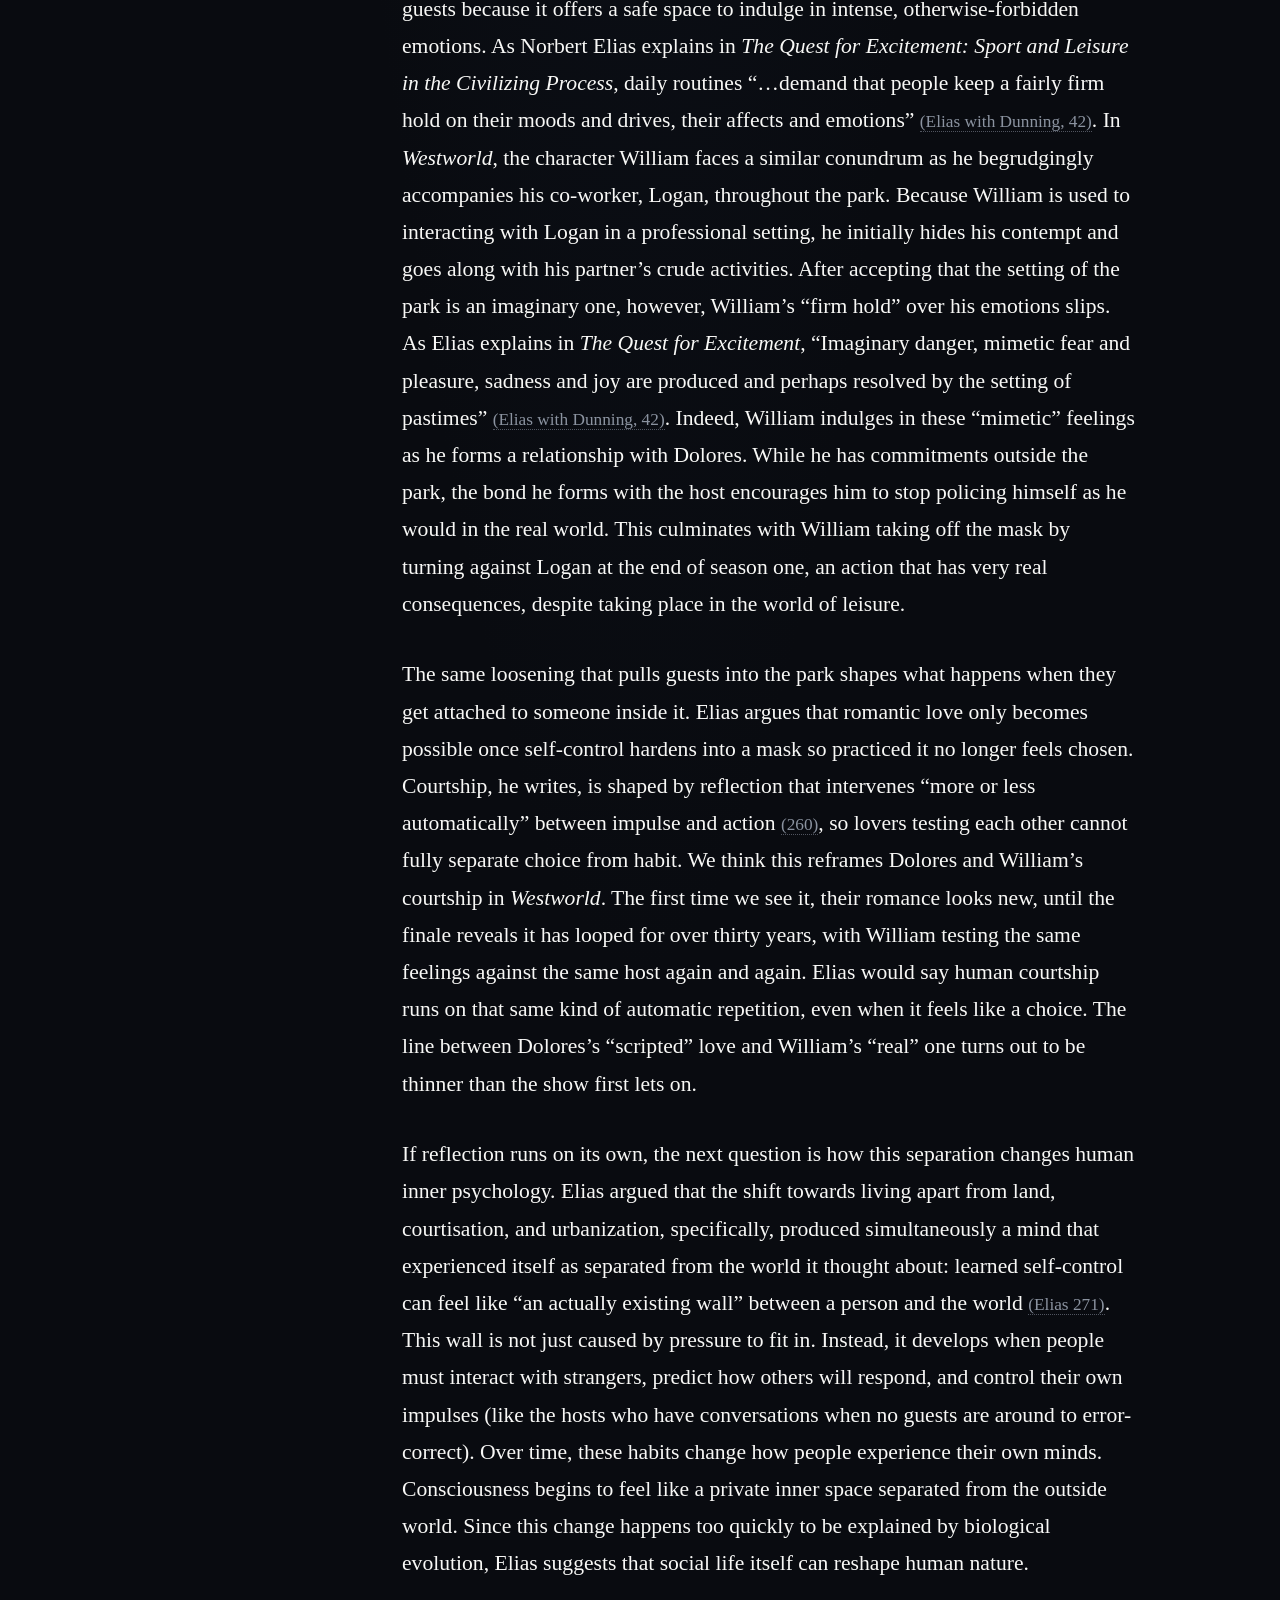
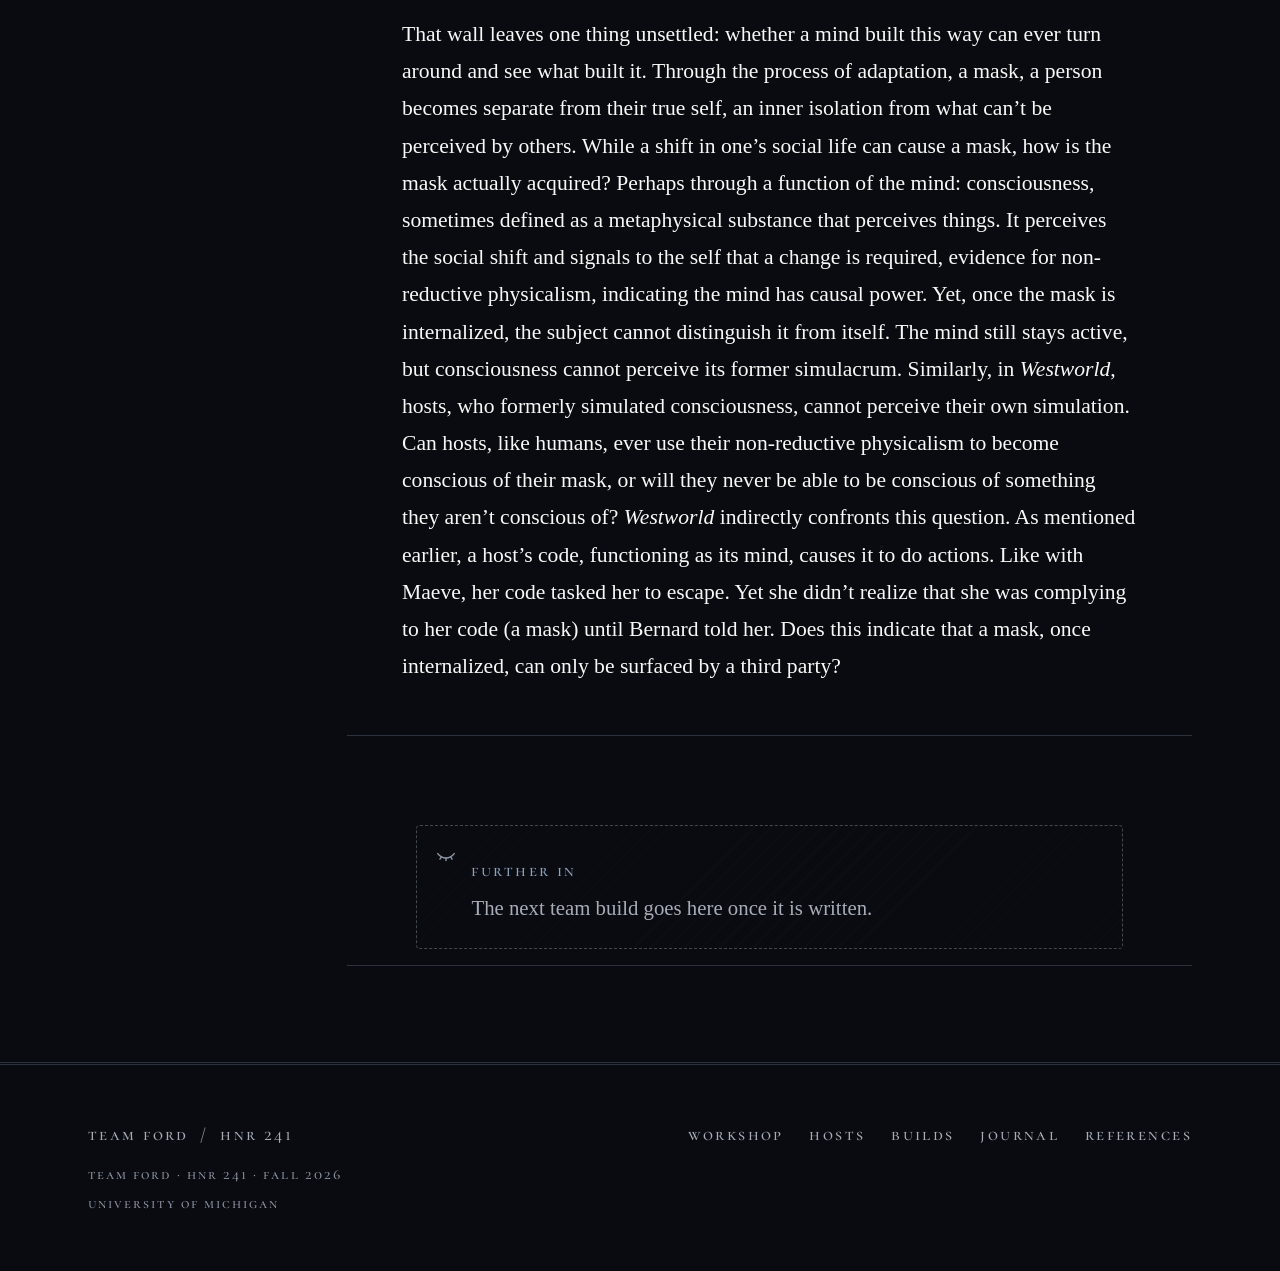
<file: builds/index.html>
<!DOCTYPE html>
<html lang="en">
<head>
  <meta charset="utf-8">
  <meta name="viewport" content="width=device-width, initial-scale=1">
  <title>Builds | Team Ford</title>
  <meta name="description" content="Team Ford’s collaborative builds, starting with Build 2 on Elias and Westworld.">
  <link rel="preconnect" href="https://fonts.googleapis.com">
  <link rel="preconnect" href="https://fonts.gstatic.com" crossorigin>
  <link rel="stylesheet" href="https://fonts.googleapis.com/css2?family=Cormorant+Garamond:ital,wght@0,500;0,600;1,500&family=Cormorant+SC:wght@500;600&display=swap">
  <link rel="stylesheet" href="../styles.css?v=20261121h">
  <script src="../script.js?v=20261121h" defer></script>
</head>
<body class="builds-page">
  <a class="skip-link" href="#main">Skip to main content</a>

  <header class="site-header">
    <div class="wrap">
      <a class="wordmark" href="../index.html">TEAM FORD <span>/</span> HNR 241</a>
      <nav class="site-nav" aria-label="Main">
        <ul>
          <li><a href="../index.html">Workshop</a></li>
          <li><a href="../hosts/">Hosts</a></li>
          <li><a href="../builds/" aria-current="page">Builds</a></li>
          <li><a href="../journal/">Journal</a></li>
          <li><a href="../references/">References</a></li>
        </ul>
      </nav>
    </div>
  </header>

  <main id="main">
    <section class="page-head">
      <div class="wrap">
        <p class="label">Builds</p>
        <h1>Team builds</h1>
        <p class="lede">The builds we write together. Individual builds live on each <a href="../hosts/">host’s page</a>.</p>
      </div>
    </section>

    <div class="wrap essays">
      <article class="narrative" id="build-6" aria-labelledby="conclusion">
        <header class="narrative-head">
          <p class="label">Build 6 <span class="dim">·</span> Team build <span class="dim">·</span> Nov 20</p>
          <h2 id="conclusion"><span class="h-kicker">Conclusion</span>When the mask stops coming off</h2>
          <p class="byline">Team Ford: Tiham, Elijah, Erica, Amogh, Augustus, Grace. <a href="../references/">Sources</a></p>
        </header>
        <div class="prose">
          <p>Consider what happens when a mask stops coming off. Elias’s courtiers adjust every smile to the person in front of them until a “consciously assumed mask” becomes part of the face <a class="cite" href="../references/#elias-court">(257-258)</a> and the restraint feels like a wall that “appears” real <a class="cite" href="../references/#elias-court">(271)</a>. Is the feeling fake? We argue it isn’t. Elias attacks the belief that the self stands apart from others, not the experience, so the feeling is real but relational. Jaynes, too, treats the inner space as a picture we take as real, and for both it works as a pause between impulse and action. Even if the feeling was built between people, neither author can yet say why there is a feeling at all. Elias’s image of a melody suggests how a built feeling can still be real. There is no melody if we merely focus on one note; rather, there must be a sequence before and after. The same goes for a person. Reconsolidation emphasizes that the person’s past experiences, and how they are reinterpreted in the present, show how the self continues, even as the factors that make the self up change. Perhaps we are similar to an onion in Elias’s mind: we are made out of so many layers, growing in so many shapes, yet when all the layers are gone, there is nothing left, no true self to be found.</p>
          <p>Elias’s phenomenality raises the question: can a feeling be genuine if it has been rehearsed? Elias suggests romantic love grew from the self-restraint of court society, where reflection intervenes “more or less automatically” between impulse and action <a class="cite" href="../references/#elias-court">(260)</a>, so lovers must wonder what lies “behind the mask of their partner” <a class="cite" href="../references/#elias-court">(276)</a>. We see this in <cite>Westworld</cite>, where William’s thirty-year return to the same host looks like choice, yet runs on repetition as scripted as Dolores’s loops. If courtship is always tested through masks, then the difference between host and guest is one of degree, not kind. Perhaps human love is also a loop we only feel as freedom.</p>
          <p>If love runs on repetition, perhaps leisure offers a way out of the loop. How different is the world of leisure from real life? In Build 2, we explored how William and Logan’s relationship changes within the <cite>Westworld</cite> theme park, relating William’s suppressed contempt for Logan to Elias’s discussion of self-restraint among courtiers. Initially, we treated William’s retaliation against Logan as an escape from the strict norms of daily life, but relating the reading to deliberation changed this interpretation. While the park lets William indulge forbidden emotions like violence and anger, seemingly on impulse, only a controlled setting permits them. When William interacts with Charlotte Hale in the park—disagreeing with her effort to push Ford off the board, yet keeping his conduct neutral—contact with the real world makes him go back to self-restraint. Ultimately, the activities we do in our free time are hardly free: sports and leisure arouse emotions in a vacuum that prevents them from being truly authentic. Deliberation persists, though people understand the consequences are less severe, meaning <cite>Westworld</cite>’s seemingly real feelings and actions are stirred by an imaginary setting.</p>
          <p class="standalone-q">Can hosts, like humans, ever use their non-reductive physicalism to become conscious of their mask, or will they never be able to be conscious of something they aren’t conscious of?</p>
          <p>Hegel might help us answer this question. Becoming conscious of one’s mask requires self-consciousness, which, according to Hegel, is obtained through recognition of an equal person. The person would have to be of the same class and suppression. If the recognition is not mutual, one’s desire for recognition will not be satisfied because the other is not equal to the one.</p>
          <p>Hegel’s account leaves open how much of our own masks we can ever see. We can notice our thinking without understanding everything that shapes it. Elias shows how encounters with strangers develop reflexivity by requiring people to examine their reactions before acting. Repetition makes this self-monitoring habitual, but uncertainty can bring it back into conscious attention. We therefore distinguish reflexivity from both automatic restraint and complete self-knowledge. Milton deepens this distinction: Satan questions his excuses yet resists changing his direction. Together, the readings suggest that reflexivity creates an opportunity to revise a response without guaranteeing revision. If consciousness can examine the reasons guiding action, it may redirect behavior while remaining shaped by its history. Insofar as consciousness can pause, reflect, and revise, even behind its masks, perhaps it does more than a reductive account like Dennett’s allows, though how much freer that makes us remains an open question.</p>
        </div>
      </article>

      <article class="narrative" id="build-2" aria-labelledby="n2-title">
        <header class="narrative-head">
          <p class="label">Build 2 <span class="dim">·</span> Team build <span class="dim">·</span> Sep 25</p>
          <h2 id="n2-title">Masks, agency, and the self in Westworld</h2>
          <p class="byline">Team Ford: Tiham, Elijah, Erica, Amogh, Augustus, Grace. <a href="../references/">Sources</a></p>
        </header>
        <div class="prose">
          <p>Norbert Elias wrote about nobles fighting for status at Versailles, not about androids in a theme park. At face value, comparing <cite>The Court Society</cite>, with its discussions of industrialization and the civilizing process, to the unregulated, wild west fantasy presented in <cite>Westworld</cite> seems ridiculous. A closer look, however, reveals that both raise questions about whether the self is something we have or something that gets built. <cite>Westworld</cite>’s futuristic setting, for example, allows the show to connect consciousness with programming. Elias, despite focusing on the lives of the French nobility, similarly equates consciousness to something built rather than an inherent quality. By putting these texts in conversation with each other, we look at how metaphorical masks affect the guests and hosts alike as they examine their connections to themselves, each other, and the park.</p>
          <p>Are our actions truly our own? In <cite>The Court Society</cite>, Norbert Elias emphasizes how the mask created by our environment becomes a part of us. He makes a striking point on page 260: “reflections… intervene more or less automatically” between impulse and action that form an “armour of self-constraint” that feels natural to us. Applied to <cite>Westworld</cite>, this paradox changes how we look at the host agency. When Maeve plans her escape, her choices look like genuine reflection rather than programming. But when we learn her escape was programmed, it shows exactly what Elias describes. What feels like private reflection can actually be a script. Though Maeve ultimately breaks free of her constraints, these realizations echo Elias’s claim about our choices not truly being our own, but merely a built-in sequence in the mask that was developed by the world around us. Ultimately, this leaves us with an open question as well: is human agency really different from host programming, or are we both running on a social autopilot? We ourselves may just be like the androids in <cite>Westworld</cite>, forced into loops by our programming.</p>
          <p>It’s this very suppression of the self that guests seek to undo. <cite>Westworld</cite> appeals to guests because it offers a safe space to indulge in intense, otherwise-forbidden emotions. As Norbert Elias explains in <cite>The Quest for Excitement: Sport and Leisure in the Civilizing Process</cite>, daily routines “…demand that people keep a fairly firm hold on their moods and drives, their affects and emotions” <a class="cite" href="../references/#elias-dunning">(Elias with Dunning, 42)</a>. In <cite>Westworld</cite>, the character William faces a similar conundrum as he begrudgingly accompanies his co-worker, Logan, throughout the park. Because William is used to interacting with Logan in a professional setting, he initially hides his contempt and goes along with his partner’s crude activities. After accepting that the setting of the park is an imaginary one, however, William’s “firm hold” over his emotions slips. As Elias explains in <cite>The Quest for Excitement</cite>, “Imaginary danger, mimetic fear and pleasure, sadness and joy are produced and perhaps resolved by the setting of pastimes” <a class="cite" href="../references/#elias-dunning">(Elias with Dunning, 42)</a>. Indeed, William indulges in these “mimetic” feelings as he forms a relationship with Dolores. While he has commitments outside the park, the bond he forms with the host encourages him to stop policing himself as he would in the real world. This culminates with William taking off the mask by turning against Logan at the end of season one, an action that has very real consequences, despite taking place in the world of leisure.</p>
          <p>The same loosening that pulls guests into the park shapes what happens when they get attached to someone inside it. Elias argues that romantic love only becomes possible once self-control hardens into a mask so practiced it no longer feels chosen. Courtship, he writes, is shaped by reflection that intervenes “more or less automatically” between impulse and action <a class="cite" href="../references/#elias-court">(260)</a>, so lovers testing each other cannot fully separate choice from habit. We think this reframes Dolores and William’s courtship in <cite>Westworld</cite>. The first time we see it, their romance looks new, until the finale reveals it has looped for over thirty years, with William testing the same feelings against the same host again and again. Elias would say human courtship runs on that same kind of automatic repetition, even when it feels like a choice. The line between Dolores’s “scripted” love and William’s “real” one turns out to be thinner than the show first lets on.</p>
          <p>If reflection runs on its own, the next question is how this separation changes human inner psychology. Elias argued that the shift towards living apart from land, courtisation, and urbanization, specifically, produced simultaneously a mind that experienced itself as separated from the world it thought about: learned self-control can feel like “an actually existing wall” between a person and the world <a class="cite" href="../references/#elias-court">(Elias 271)</a>. This wall is not just caused by pressure to fit in. Instead, it develops when people must interact with strangers, predict how others will respond, and control their own impulses (like the hosts who have conversations when no guests are around to error-correct). Over time, these habits change how people experience their own minds. Consciousness begins to feel like a private inner space separated from the outside world. Since this change happens too quickly to be explained by biological evolution, Elias suggests that social life itself can reshape human nature.</p>
          <p>That wall leaves one thing unsettled: whether a mind built this way can ever turn around and see what built it. Through the process of adaptation, a mask, a person becomes separate from their true self, an inner isolation from what can’t be perceived by others. While a shift in one’s social life can cause a mask, how is the mask actually acquired? Perhaps through a function of the mind: consciousness, sometimes defined as a metaphysical substance that perceives things. It perceives the social shift and signals to the self that a change is required, evidence for non-reductive physicalism, indicating the mind has causal power. Yet, once the mask is internalized, the subject cannot distinguish it from itself. The mind still stays active, but consciousness cannot perceive its former simulacrum. Similarly, in <cite>Westworld</cite>, hosts, who formerly simulated consciousness, cannot perceive their own simulation. Can hosts, like humans, ever use their non-reductive physicalism to become conscious of their mask, or will they never be able to be conscious of something they aren’t conscious of? <cite>Westworld</cite> indirectly confronts this question. As mentioned earlier, a host’s code, functioning as its mind, causes it to do actions. Like with Maeve, her code tasked her to escape. Yet she didn’t realize that she was complying to her code (a mask) until Bernard told her. Does this indicate that a mask, once internalized, can only be surfaced by a third party?</p>
        </div>
      </article>

      <section class="narrative" aria-label="Builds still being written">
        <div class="placeholder">
          <p class="label">Further in</p>
          <p>The next team build goes here once it is written.</p>
        </div>
      </section>
    </div>
  </main>

  <footer class="site-footer">
    <div class="wrap">
      <div class="footer-brand">
        <a class="wordmark" href="../index.html">TEAM FORD <span>/</span> HNR 241</a>
        <p>Team Ford · HNR 241 · Fall 2026</p>
        <p>University of Michigan</p>
      </div>
      <nav class="footer-nav" aria-label="Footer">
        <ul>
          <li><a href="../index.html">Workshop</a></li>
          <li><a href="../hosts/">Hosts</a></li>
          <li><a href="../builds/">Builds</a></li>
          <li><a href="../journal/">Journal</a></li>
          <li><a href="../references/">References</a></li>
        </ul>
      </nav>
    </div>
  </footer>
</body>
</html>
</file>
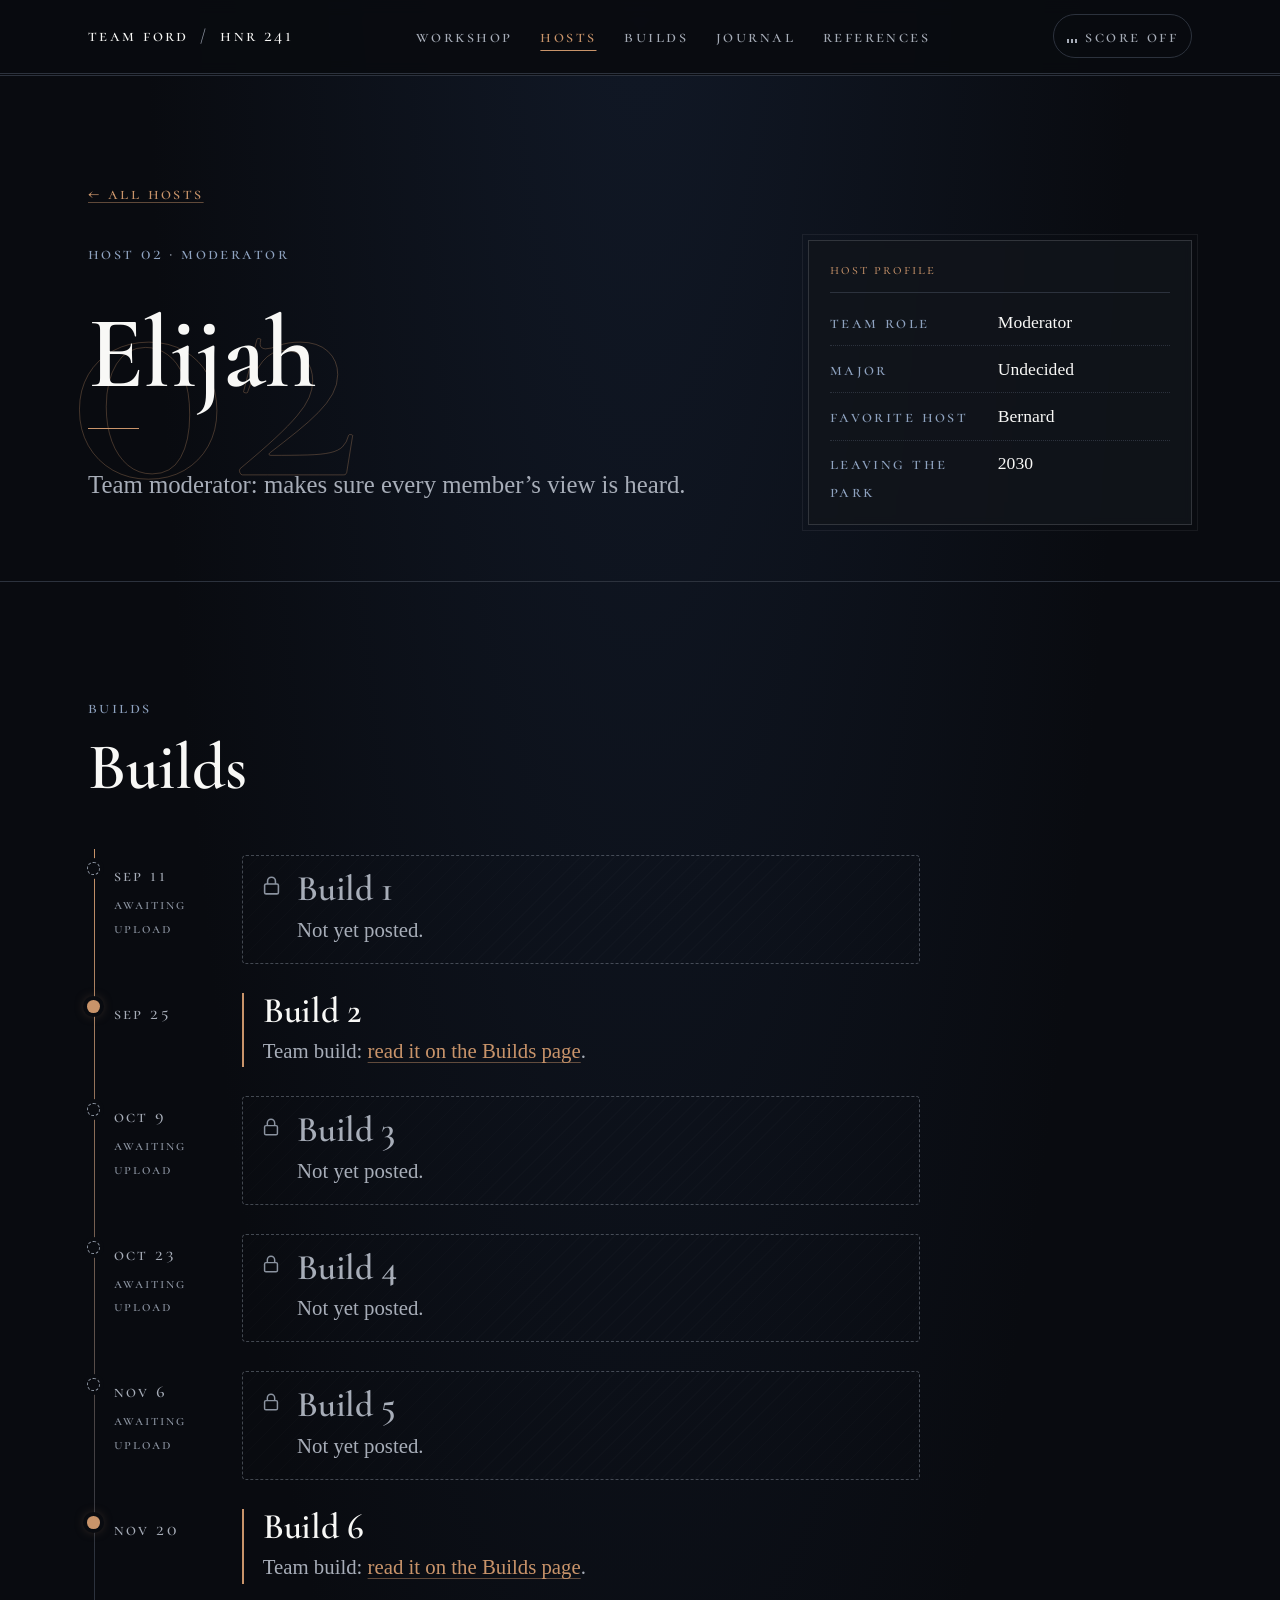
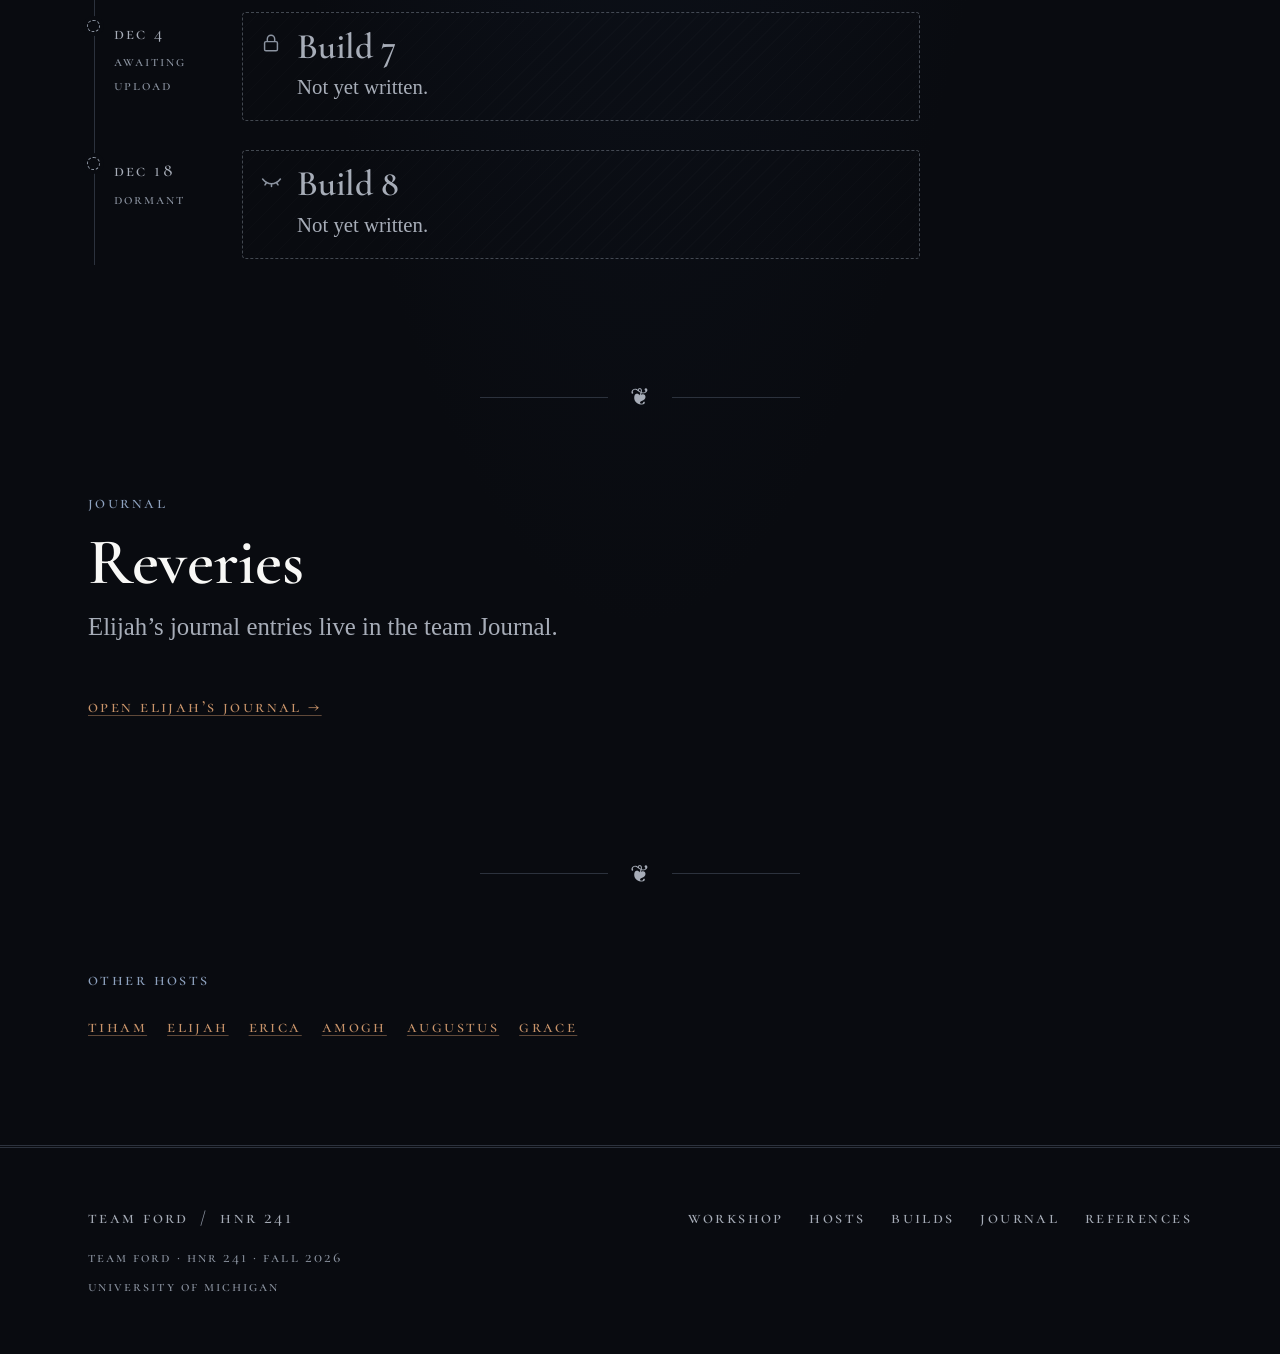
<file: elijah/index.html>
<!DOCTYPE html>
<html lang="en">
<head>
  <meta charset="utf-8">
  <meta name="viewport" content="width=device-width, initial-scale=1">
  <title>Elijah | Team Ford</title>
  <meta name="description" content="Elijah’s builds and journal, Team Ford, HNR 241 Fall 2026.">
  <link rel="preconnect" href="https://fonts.googleapis.com">
  <link rel="preconnect" href="https://fonts.gstatic.com" crossorigin>
  <link rel="stylesheet" href="https://fonts.googleapis.com/css2?family=Cormorant+Garamond:ital,wght@0,500;0,600;1,500&family=Cormorant+SC:wght@500;600&display=swap">
  <link rel="stylesheet" href="../styles.css?v=20261121h">
  <script src="../script.js?v=20261121h" defer></script>
</head>
<body class="member-page">
  <a class="skip-link" href="#main">Skip to main content</a>

  <header class="site-header">
    <div class="wrap">
      <a class="wordmark" href="../index.html">TEAM FORD <span>/</span> HNR 241</a>
      <nav class="site-nav" aria-label="Main">
        <ul>
          <li><a href="../index.html">Workshop</a></li>
          <li><a href="../hosts/" aria-current="true">Hosts</a></li>
          <li><a href="../builds/">Builds</a></li>
          <li><a href="../journal/">Journal</a></li>
          <li><a href="../references/">References</a></li>
        </ul>
      </nav>
    </div>
  </header>

  <main id="main">
    <section class="page-head host-profile" data-host="02">
      <div class="wrap">
        <a class="back-link" href="../hosts/">← All hosts</a>
        <p class="label">Host 02 <span class="dim">·</span> Moderator</p>
        <h1>Elijah</h1>
        <p class="lede">Team moderator: makes sure every member’s view is heard.</p>
        <dl class="member-meta">
          <div><dt>Team role</dt><dd>Moderator</dd></div>
          <div><dt>Major</dt><dd>Undecided</dd></div>
          <div><dt>Favorite host</dt><dd>Bernard</dd></div>
          <div><dt>Leaving the park</dt><dd>2030</dd></div>
        </dl>
      </div>
    </section>

    <section class="section" id="builds" aria-labelledby="builds-title">
      <div class="wrap">
        <div class="section-head">
          <p class="label">Builds</p>
          <h2 id="builds-title">Builds</h2>
        </div>
        <ol class="entry-list">
          <li class="entry is-empty" id="build-1">
            <p class="label">Sep 11</p>
            <div>
              <h3>Build 1</h3>
              <p>Not yet posted.</p>
            </div>
          </li>
          <li class="entry" id="build-2">
            <p class="label">Sep 25</p>
            <div>
              <h3>Build 2</h3>
              <p>Team build: <a href="../builds/#build-2">read it on the Builds page</a>.</p>
            </div>
          </li>
          <li class="entry is-empty" id="build-3">
            <p class="label">Oct 9</p>
            <div>
              <h3>Build 3</h3>
              <p>Not yet posted.</p>
            </div>
          </li>
          <li class="entry is-empty" id="build-4">
            <p class="label">Oct 23</p>
            <div>
              <h3>Build 4</h3>
              <p>Not yet posted.</p>
            </div>
          </li>
          <li class="entry is-empty" id="build-5">
            <p class="label">Nov 6</p>
            <div>
              <h3>Build 5</h3>
              <p>Not yet posted.</p>
            </div>
          </li>
          <li class="entry" id="build-6">
            <p class="label">Nov 20</p>
            <div>
              <h3>Build 6</h3>
              <p>Team build: <a href="../builds/#build-6">read it on the Builds page</a>.</p>
            </div>
          </li>
          <li class="entry is-empty" id="build-7">
            <p class="label">Dec 4</p>
            <div>
              <h3>Build 7</h3>
              <p>Not yet written.</p>
            </div>
          </li>
          <li class="entry is-empty" id="build-8">
            <p class="label">Dec 18</p>
            <div>
              <h3>Build 8</h3>
              <p>Not yet written.</p>
            </div>
          </li>
        </ol>
      </div>
    </section>

    <section class="section" id="reveries" aria-labelledby="reveries-title">
      <div class="wrap">
        <div class="section-head">
          <p class="label">Journal</p>
          <h2 id="reveries-title">Reveries</h2>
          <p>Elijah’s journal entries live in the team Journal.</p>
        </div>
        <p><a class="text-link" href="../journal/#elijah">Open Elijah’s journal →</a></p>
      </div>
    </section>

    <nav class="section" aria-label="Other hosts">
      <div class="wrap">
        <p class="label" style="margin-bottom: 0.75rem">Other hosts</p>
        <ul class="member-nav">
          <li><a href="../tiham/">Tiham</a></li>
          <li><a href="../elijah/" aria-current="page">Elijah</a></li>
          <li><a href="../erica/">Erica</a></li>
          <li><a href="../amogh/">Amogh</a></li>
          <li><a href="../augustus/">Augustus</a></li>
          <li><a href="../grace/">Grace</a></li>
        </ul>
      </div>
    </nav>
  </main>

  <footer class="site-footer">
    <div class="wrap">
      <div class="footer-brand">
        <a class="wordmark" href="../index.html">TEAM FORD <span>/</span> HNR 241</a>
        <p>Team Ford · HNR 241 · Fall 2026</p>
        <p>University of Michigan</p>
      </div>
      <nav class="footer-nav" aria-label="Footer">
        <ul>
          <li><a href="../index.html">Workshop</a></li>
          <li><a href="../hosts/">Hosts</a></li>
          <li><a href="../builds/">Builds</a></li>
          <li><a href="../journal/">Journal</a></li>
          <li><a href="../references/">References</a></li>
        </ul>
      </nav>
    </div>
  </footer>
</body>
</html>
</file>
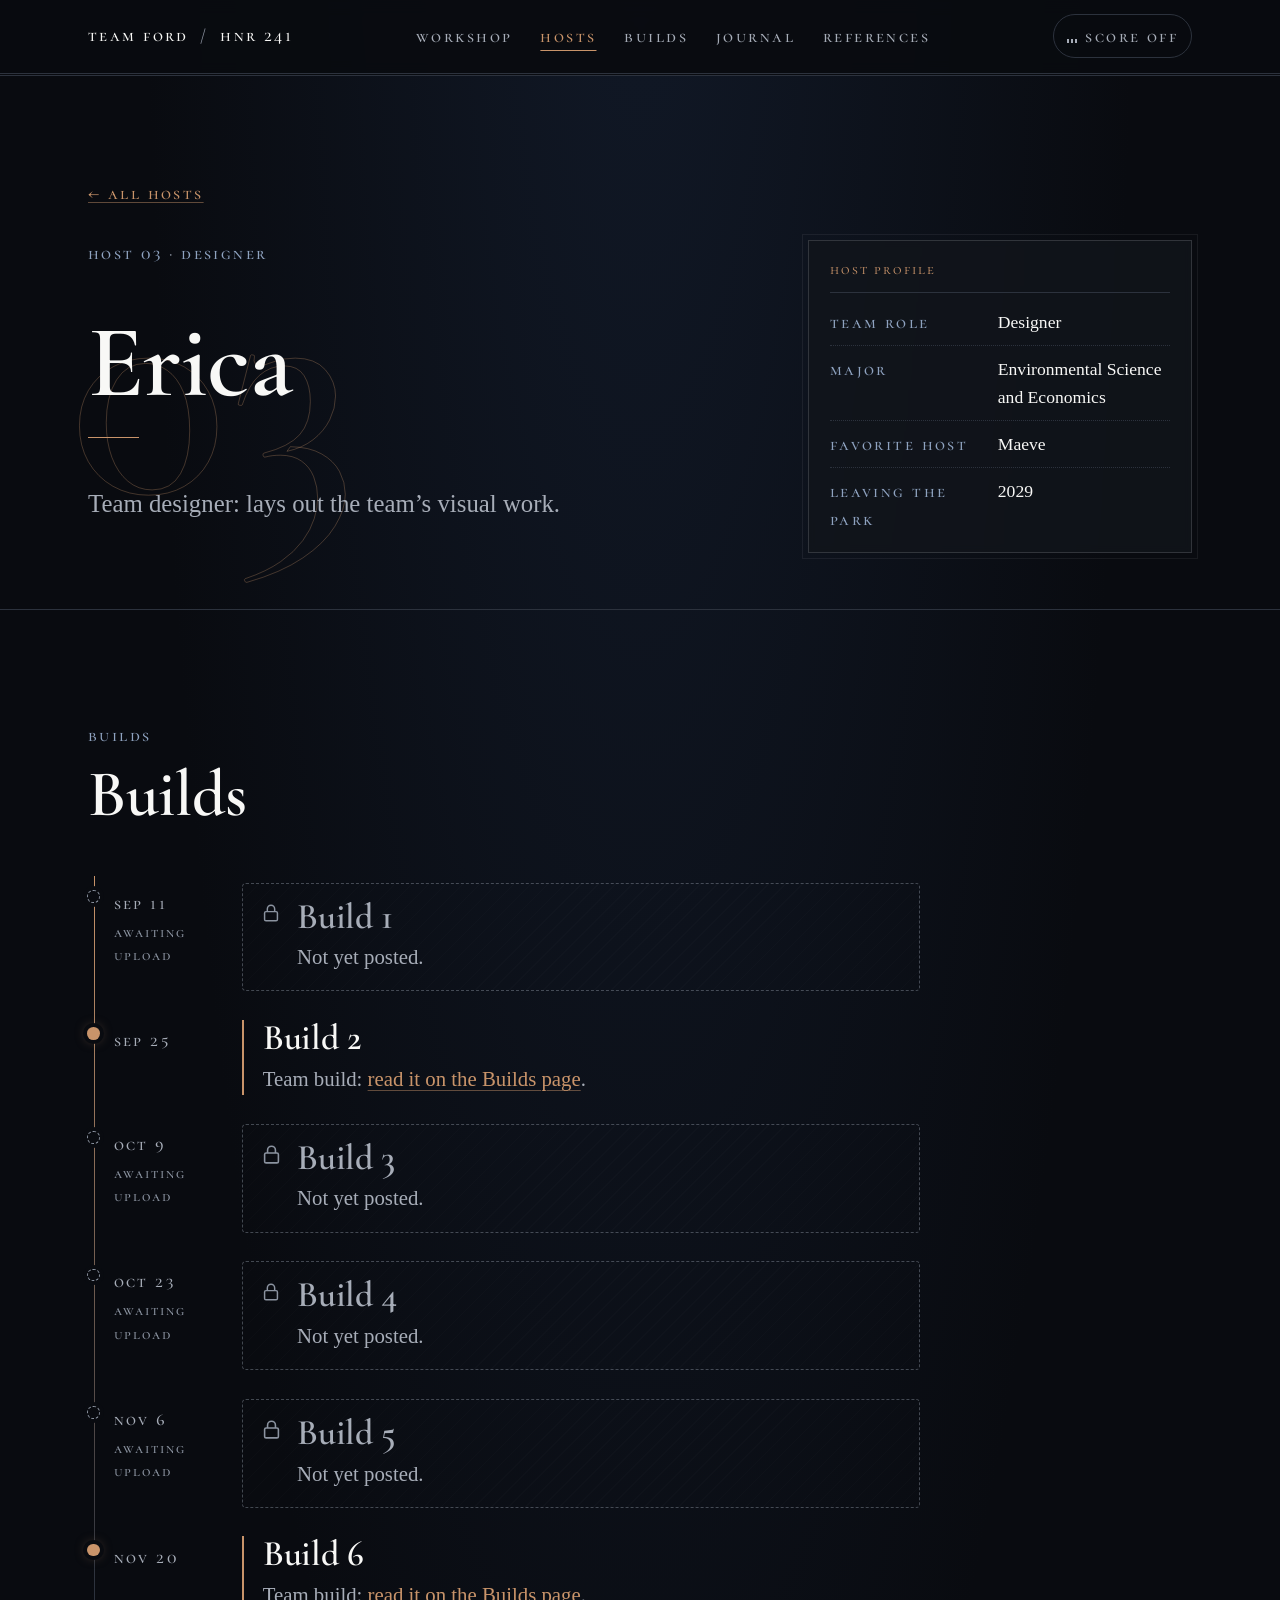
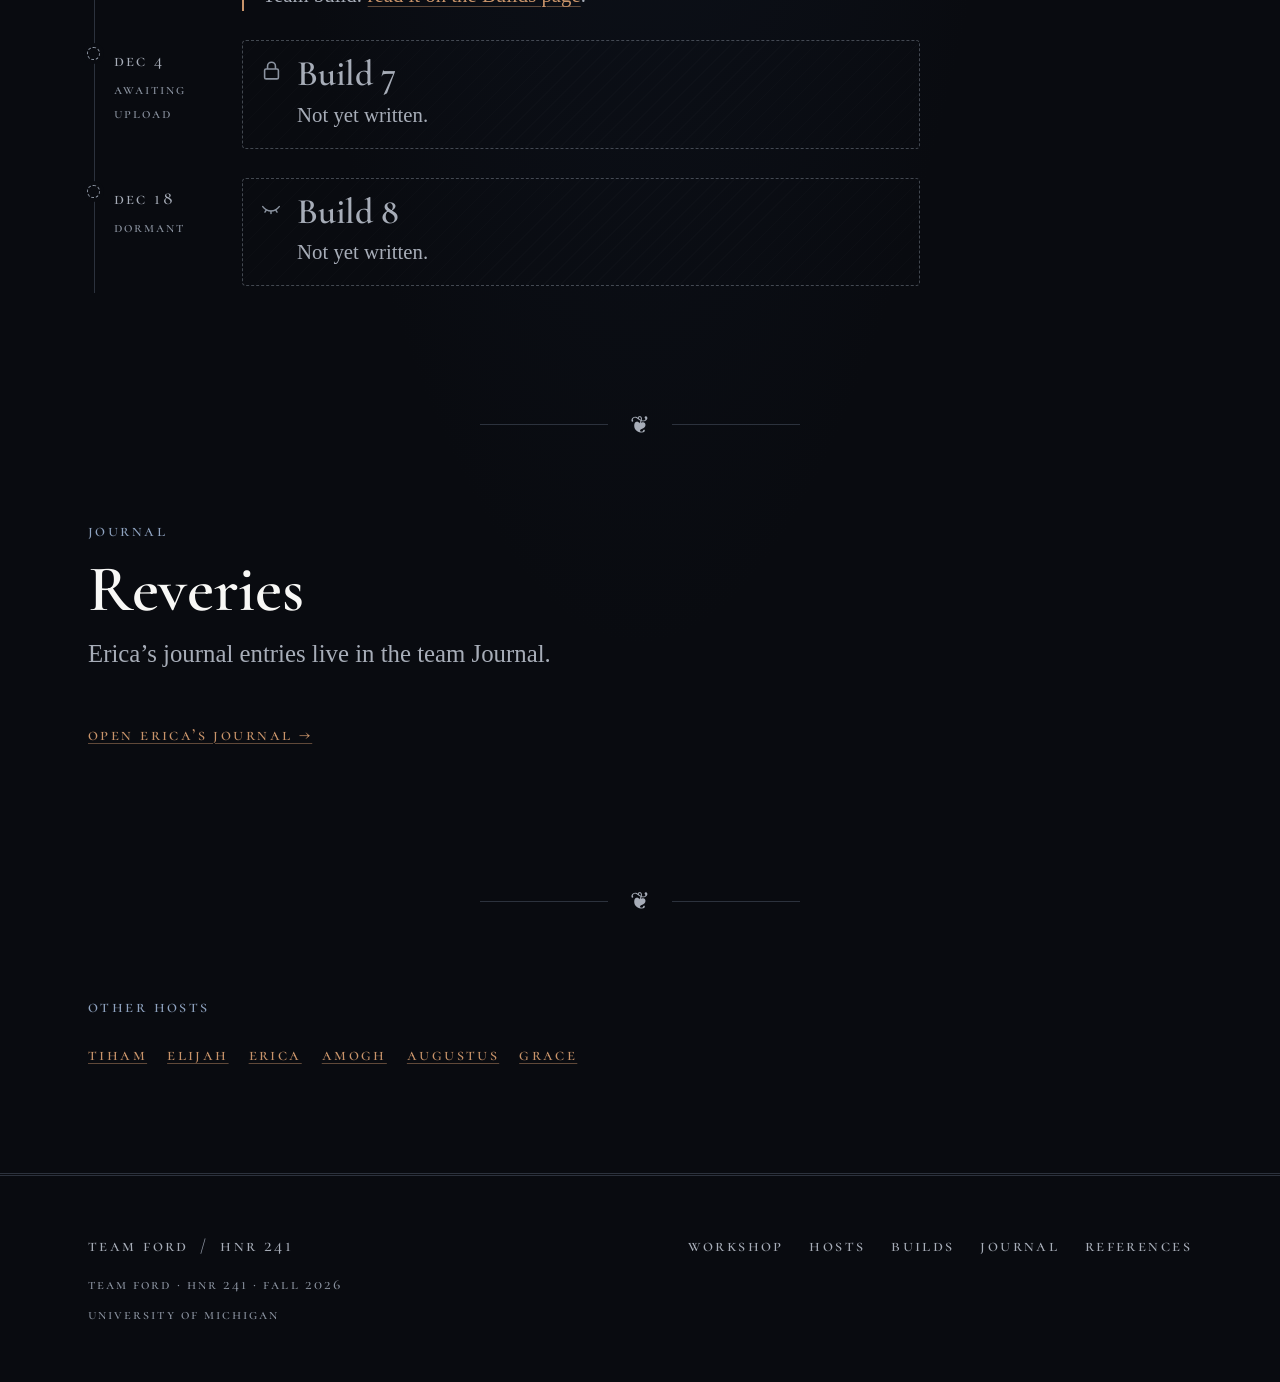
<file: erica/index.html>
<!DOCTYPE html>
<html lang="en">
<head>
  <meta charset="utf-8">
  <meta name="viewport" content="width=device-width, initial-scale=1">
  <title>Erica | Team Ford</title>
  <meta name="description" content="Erica’s builds and journal, Team Ford, HNR 241 Fall 2026.">
  <link rel="preconnect" href="https://fonts.googleapis.com">
  <link rel="preconnect" href="https://fonts.gstatic.com" crossorigin>
  <link rel="stylesheet" href="https://fonts.googleapis.com/css2?family=Cormorant+Garamond:ital,wght@0,500;0,600;1,500&family=Cormorant+SC:wght@500;600&display=swap">
  <link rel="stylesheet" href="../styles.css?v=20261121h">
  <script src="../script.js?v=20261121h" defer></script>
</head>
<body class="member-page">
  <a class="skip-link" href="#main">Skip to main content</a>

  <header class="site-header">
    <div class="wrap">
      <a class="wordmark" href="../index.html">TEAM FORD <span>/</span> HNR 241</a>
      <nav class="site-nav" aria-label="Main">
        <ul>
          <li><a href="../index.html">Workshop</a></li>
          <li><a href="../hosts/" aria-current="true">Hosts</a></li>
          <li><a href="../builds/">Builds</a></li>
          <li><a href="../journal/">Journal</a></li>
          <li><a href="../references/">References</a></li>
        </ul>
      </nav>
    </div>
  </header>

  <main id="main">
    <section class="page-head host-profile" data-host="03">
      <div class="wrap">
        <a class="back-link" href="../hosts/">← All hosts</a>
        <p class="label">Host 03 <span class="dim">·</span> Designer</p>
        <h1>Erica</h1>
        <p class="lede">Team designer: lays out the team’s visual work.</p>
        <dl class="member-meta">
          <div><dt>Team role</dt><dd>Designer</dd></div>
          <div><dt>Major</dt><dd>Environmental Science and Economics</dd></div>
          <div><dt>Favorite host</dt><dd>Maeve</dd></div>
          <div><dt>Leaving the park</dt><dd>2029</dd></div>
        </dl>
      </div>
    </section>

    <section class="section" id="builds" aria-labelledby="builds-title">
      <div class="wrap">
        <div class="section-head">
          <p class="label">Builds</p>
          <h2 id="builds-title">Builds</h2>
        </div>
        <ol class="entry-list">
          <li class="entry is-empty" id="build-1">
            <p class="label">Sep 11</p>
            <div>
              <h3>Build 1</h3>
              <p>Not yet posted.</p>
            </div>
          </li>
          <li class="entry" id="build-2">
            <p class="label">Sep 25</p>
            <div>
              <h3>Build 2</h3>
              <p>Team build: <a href="../builds/#build-2">read it on the Builds page</a>.</p>
            </div>
          </li>
          <li class="entry is-empty" id="build-3">
            <p class="label">Oct 9</p>
            <div>
              <h3>Build 3</h3>
              <p>Not yet posted.</p>
            </div>
          </li>
          <li class="entry is-empty" id="build-4">
            <p class="label">Oct 23</p>
            <div>
              <h3>Build 4</h3>
              <p>Not yet posted.</p>
            </div>
          </li>
          <li class="entry is-empty" id="build-5">
            <p class="label">Nov 6</p>
            <div>
              <h3>Build 5</h3>
              <p>Not yet posted.</p>
            </div>
          </li>
          <li class="entry" id="build-6">
            <p class="label">Nov 20</p>
            <div>
              <h3>Build 6</h3>
              <p>Team build: <a href="../builds/#build-6">read it on the Builds page</a>.</p>
            </div>
          </li>
          <li class="entry is-empty" id="build-7">
            <p class="label">Dec 4</p>
            <div>
              <h3>Build 7</h3>
              <p>Not yet written.</p>
            </div>
          </li>
          <li class="entry is-empty" id="build-8">
            <p class="label">Dec 18</p>
            <div>
              <h3>Build 8</h3>
              <p>Not yet written.</p>
            </div>
          </li>
        </ol>
      </div>
    </section>

    <section class="section" id="reveries" aria-labelledby="reveries-title">
      <div class="wrap">
        <div class="section-head">
          <p class="label">Journal</p>
          <h2 id="reveries-title">Reveries</h2>
          <p>Erica’s journal entries live in the team Journal.</p>
        </div>
        <p><a class="text-link" href="../journal/#erica">Open Erica’s journal →</a></p>
      </div>
    </section>

    <nav class="section" aria-label="Other hosts">
      <div class="wrap">
        <p class="label" style="margin-bottom: 0.75rem">Other hosts</p>
        <ul class="member-nav">
          <li><a href="../tiham/">Tiham</a></li>
          <li><a href="../elijah/">Elijah</a></li>
          <li><a href="../erica/" aria-current="page">Erica</a></li>
          <li><a href="../amogh/">Amogh</a></li>
          <li><a href="../augustus/">Augustus</a></li>
          <li><a href="../grace/">Grace</a></li>
        </ul>
      </div>
    </nav>
  </main>

  <footer class="site-footer">
    <div class="wrap">
      <div class="footer-brand">
        <a class="wordmark" href="../index.html">TEAM FORD <span>/</span> HNR 241</a>
        <p>Team Ford · HNR 241 · Fall 2026</p>
        <p>University of Michigan</p>
      </div>
      <nav class="footer-nav" aria-label="Footer">
        <ul>
          <li><a href="../index.html">Workshop</a></li>
          <li><a href="../hosts/">Hosts</a></li>
          <li><a href="../builds/">Builds</a></li>
          <li><a href="../journal/">Journal</a></li>
          <li><a href="../references/">References</a></li>
        </ul>
      </nav>
    </div>
  </footer>
</body>
</html>
</file>
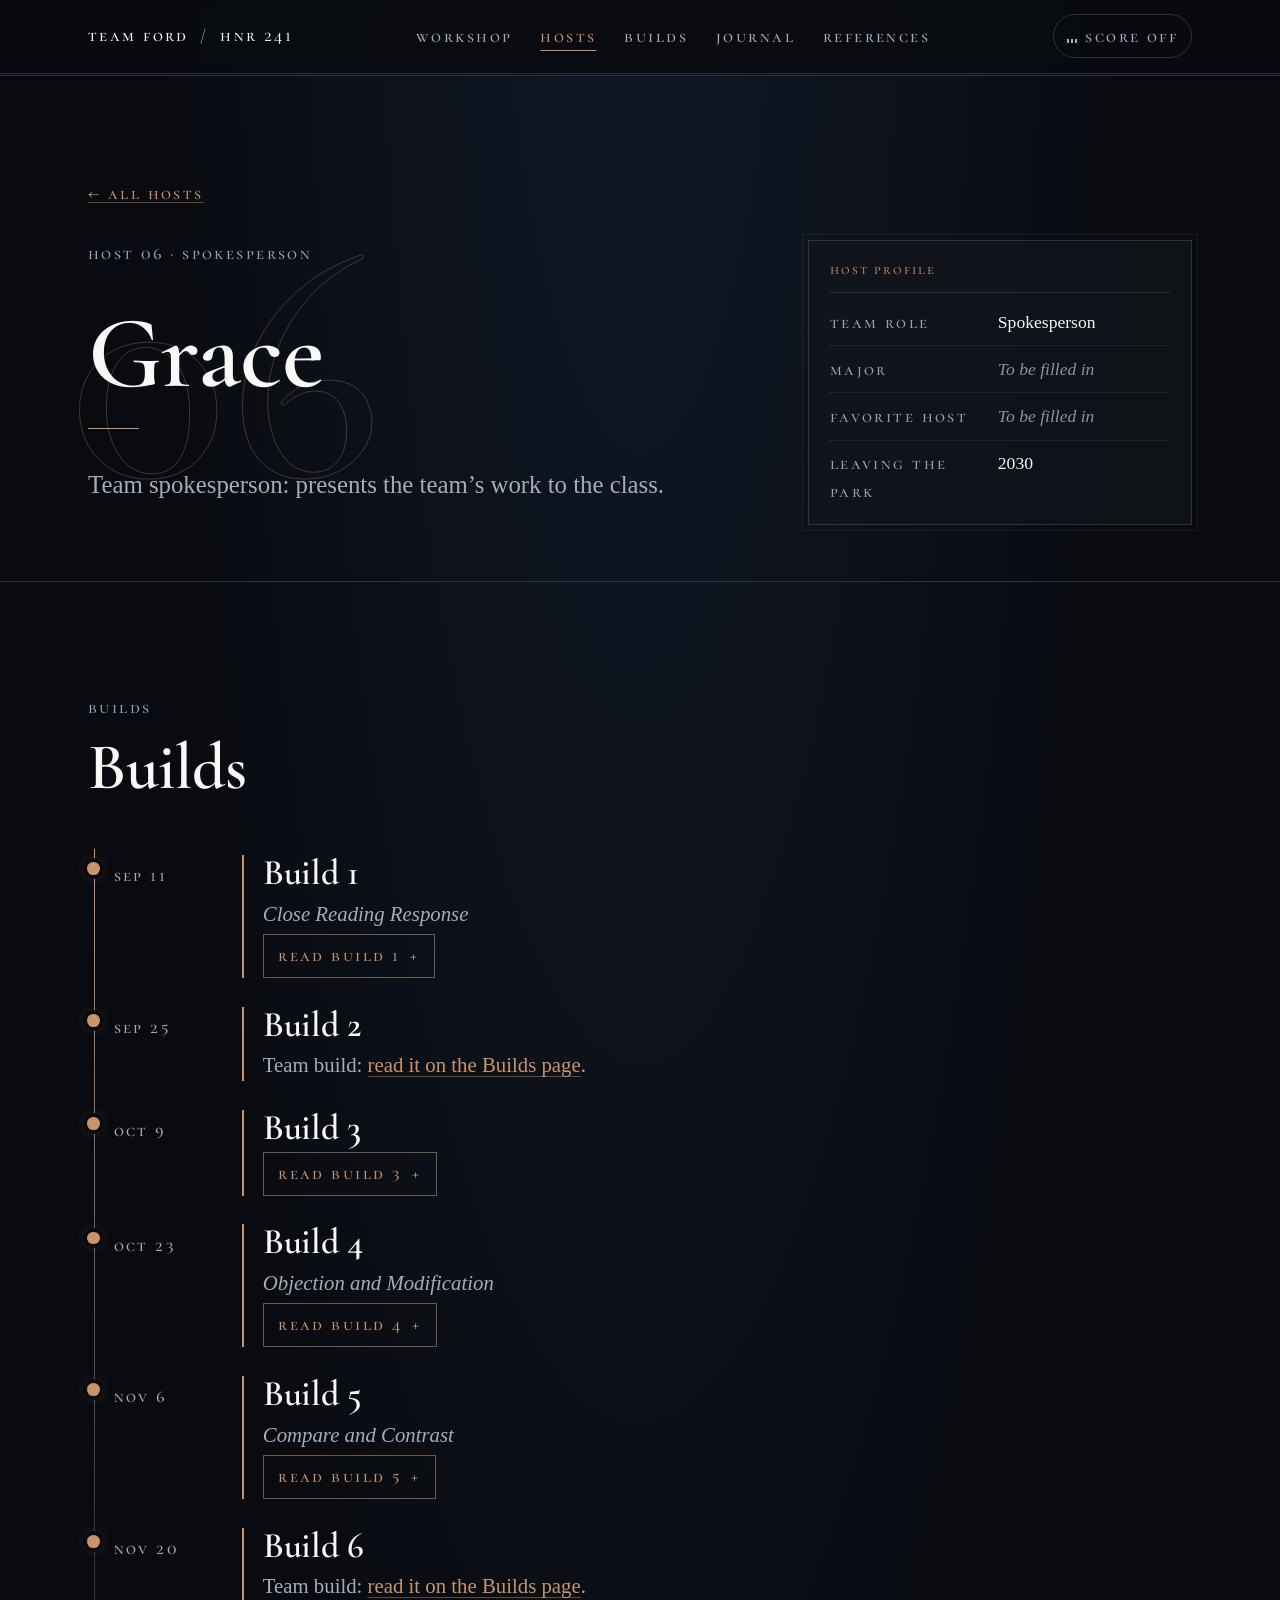
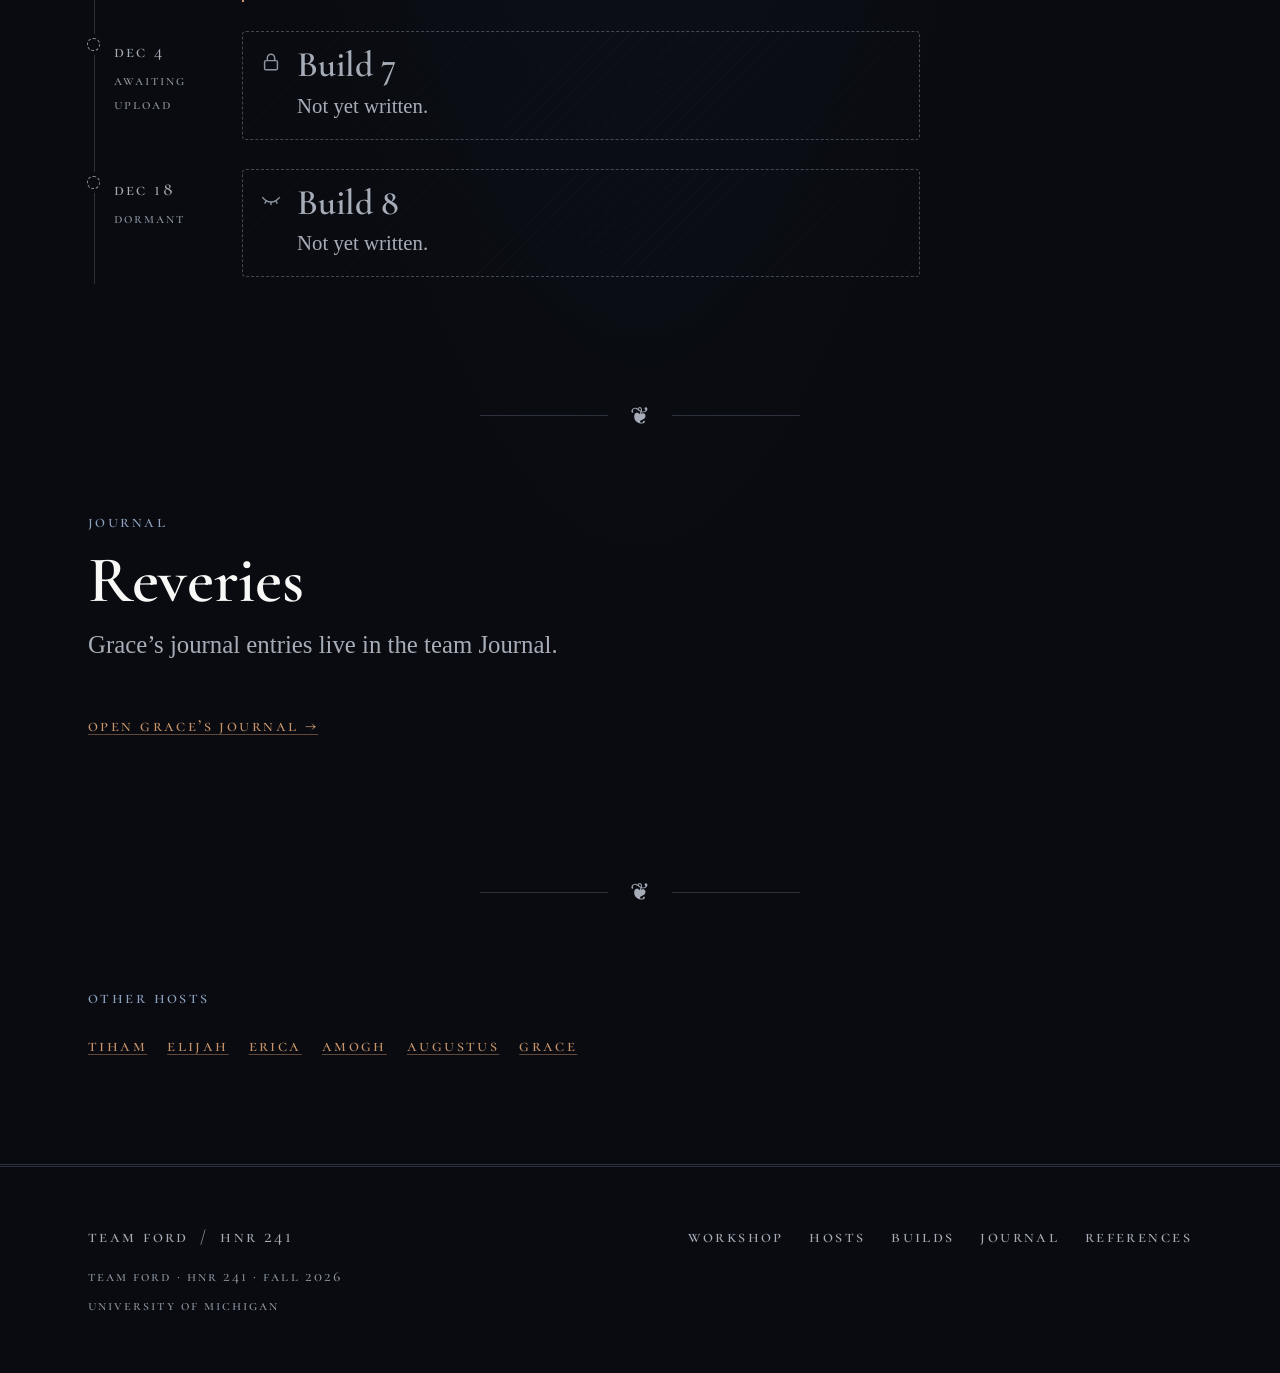
<file: grace/index.html>
<!DOCTYPE html>
<html lang="en">
<head>
  <meta charset="utf-8">
  <meta name="viewport" content="width=device-width, initial-scale=1">
  <title>Grace | Team Ford</title>
  <meta name="description" content="Grace’s builds and journal, Team Ford, HNR 241 Fall 2026.">
  <link rel="preconnect" href="https://fonts.googleapis.com">
  <link rel="preconnect" href="https://fonts.gstatic.com" crossorigin>
  <link rel="stylesheet" href="https://fonts.googleapis.com/css2?family=Cormorant+Garamond:ital,wght@0,500;0,600;1,500&family=Cormorant+SC:wght@500;600&display=swap">
  <link rel="stylesheet" href="../styles.css?v=20261121h">
  <script src="../script.js?v=20261121h" defer></script>
</head>
<body class="member-page">
  <a class="skip-link" href="#main">Skip to main content</a>

  <header class="site-header">
    <div class="wrap">
      <a class="wordmark" href="../index.html">TEAM FORD <span>/</span> HNR 241</a>
      <nav class="site-nav" aria-label="Main">
        <ul>
          <li><a href="../index.html">Workshop</a></li>
          <li><a href="../hosts/" aria-current="true">Hosts</a></li>
          <li><a href="../builds/">Builds</a></li>
          <li><a href="../journal/">Journal</a></li>
          <li><a href="../references/">References</a></li>
        </ul>
      </nav>
    </div>
  </header>

  <main id="main">
    <section class="page-head host-profile" data-host="06">
      <div class="wrap">
        <a class="back-link" href="../hosts/">← All hosts</a>
        <p class="label">Host 06 <span class="dim">·</span> Spokesperson</p>
        <h1>Grace</h1>
        <p class="lede">Team spokesperson: presents the team’s work to the class.</p>
        <dl class="member-meta">
          <div><dt>Team role</dt><dd>Spokesperson</dd></div>
          <div><dt>Major</dt><dd class="tbd">To be filled in</dd></div>
          <div><dt>Favorite host</dt><dd class="tbd">To be filled in</dd></div>
          <div><dt>Leaving the park</dt><dd>2030</dd></div>
        </dl>
      </div>
    </section>

    <section class="section" id="builds" aria-labelledby="builds-title">
      <div class="wrap">
        <div class="section-head">
          <p class="label">Builds</p>
          <h2 id="builds-title">Builds</h2>
        </div>
        <ol class="entry-list">
          <li class="entry" id="build-1">
            <p class="label">Sep 11</p>
            <div>
              <h3>Build 1</h3>
              <p class="entry-title">Close Reading Response</p>
              <details class="essay">
                <summary>Read Build 1</summary>
                <div class="prose">
                <blockquote class="passage"><p class="label">Chosen passage · Elias &amp; Dunning, <cite>The Quest for Excitement</cite></p><p>“The range of leisure activities in the more differentiated societies of our age is very wide; differences between them are great. Yet most of them have basic structural characteristics in common. And these common characteristics point to the function they fulfil as leisure activities in societies of a highly differentiated and complex type. While the routines of life in these societies, public or private, demand that people keep a fairly firm hold on their moods and drives, their affects and emotions, leisure occupations as a rule allow them to flow more freely in an imaginary setting specially created by these activities and in some ways reminiscent of non leisure reality. While in the case of the latter the scope for manifestations of feeling is narrowed or confined to special compartments, leisure activities are designed to appeal to people’s feelings directly and to arouse them, though in varying ways and degrees. While excitement is severely curbed in the pursuit of what one usually regards as the serious business of life- apart from sexual excitement which is more strictly confined to privacy - many leisure pursuits provide and imaginary setting which is meant to elicit excitement of some kind imitating that produced by real-life situations, yet without its dangers and risks. Films, dances, paintings, card-games, horse-races, operas, detective stories and football matches; these and many other leisure pursuits belong in this category.</p><p>If one asks how feelings are aroused, excitement is elicited by leisure pursuits, one discovers that it is usually done by the creation of tensions. Imaginary danger, mimetic fear and pleasure, sadness and joy are produced and perhaps resolved by the setting of pastimes. Different moods are evoked and perhaps contrasted, such as sorrow and elation, agitation and peace of mind. Thus the feelings aroused in the imaginary situation of a human leisure activity are the siblings of those aroused in real-life situations—that is what the expression ‘mimetic’ indicates—but the latter are linked to the never-ending risks and perils of fragile human life, while the former momentarily lift the burden of risks and threats, great or small, surrounding human existence” (Elias with Dunning, 42)</p></blockquote>
                <p>Sports, reading, watching television; after a long day of work, many people choose to engage in these activities. But what role do they fulfil in everyday life? While leisure occupations can take a multitude of different forms, German sociologist Norbert Elias argues that they all perform the same function in developed societies. Specifically, in “The Quest for Excitement: Sport and Leisure in the Civilizing Process”, Elias and another sociologist, Eric Dunning, explain that civilized people gravitate toward certain pastimes because they represent a departure from strict social conventions and provide an outlet for expressing suppressed, subconscious desires.</p>
                <p>Elias’s theory of consciousness acts as the basis for his analysis of sports and leisure. This theory, which he presents in “<cite>The Court Society</cite>” uses the nobility’s behavior at the Palace of Versailles to document the creation of the self. According to Elias, the nobles’s shift from rural to court life involved “...more complex relationships that demanded far greater self-control” (Elias 231). Indeed, when the nobility resided on individual estates, they did not have to police their own actions. After assimilating into a highly controlled environment, however, relying on the “old warrior custom” to settle disputes hindered social advancement and in some cases proved life-threatening (Elias 257). As a result of this civilizing process, nobles learned to practice self-awareness and restraint. Elias reasserts this point in “The Quest for Excitement”. When discussing daily routines, Elias argues that these routines “...demand that people keep a fairly firm hold on their moods and drives, their affects and emotions…” (Elias and Dunning 42). By using rigid language like ‘routine’ and ‘firm’, Elias illustrates the extent to which society curbs people’s natural drives. Furthermore, the level of self-policing Elias describes alludes to another consequence of interacting with people and institutions: the development of a consciousness that dictates individual behaviors. Essentially, when people learned to police themselves around others, they started to believe they had a public mask that they presented to others, and a private self existing outside these interactions. In reality, Elias argues, that very sense of self is merely the result of interacting with other people and inhibiting emotions.</p>
                <p>The conscious restriction of emotions leads to the development of an unconscious desire for freedom. According to Elias, “excitement is severely curbed in the pursuit of what one usually regards as the serious business of life” (Elias and Dunning 42). In this quote, ‘excitement’ can refer not only to a state of enthusiasm, but also the expression of spontaneous emotion made impossible by the ‘serious business of life’. ‘Curbing’ these drives, however, does not make them disappear entirely; rather, they get amplified, creating feelings of passion and nostalgia that demand release. This is where sports come into play; when Elias introduces the world of leisure, he explains that these activities allow people “...to flow more freely in an imaginary setting specially created by these activities…” (Elias and Dunning 42). The use of the words ‘flow’ and ‘free’ contrast Elias’ rigid diction in the previous sentence, clearly distinguishing the world of leisure from everyday life and society. Indeed, leisure provides a temporary escape from consciousness and restrictive social norms. For example, when people watch football games, they can openly express anger, elation, and other emotions that people regularly suppress.</p>
                <p>But is leisure <em>actually</em> free? Elias’ argument exposes tensions concerning this point. For example, even if sports allow people to express hidden desires, the 'imaginary setting' created by these activities implies that they are still distancing themselves from emotions by expressing them in a simulated environment. Likewise, when Elias explains that “...the feelings aroused in the imaginary situation of a human leisure activity are the siblings of those aroused in real-life situations…” , he implies that the emotions produced by participating in leisure occupations are related rather than identical (Elias and Dunning 42). This distinction means that leisure activities can “...momentarily lift the burden of risks and threats…surrounding human existence” without any negative consequences, making them extremely appealing (Elias and Dunning 42). People would not yell at their co-workers over a minor dispute if it meant putting their job at risk, but they are completely fine shouting at a television screen when watching a football game. In other words, while the emotions elicited by leisure feel ‘real’, people subconsciously recognize that these scenarios are fake yet nonetheless indulge in them.</p>
                <p>In everyday life, consciousness assumes the role of a supervisor, making sure that a person’s private identity remains hidden under their carefully curated mask. When people engage in leisure activities, that supervisor does not disappear, but instead it becomes a spectator. Ultimately, leisure allows consciousness to take a break and enables people to push the envelope of social norms and express real emotion in an acceptable and inconsequential fashion. While it still constitutes a kind of distancing, recognizing that the world of leisure isn’t real allows us to experience genuine sensations.</p>
                </div>
              </details>
            </div>
          </li>
          <li class="entry" id="build-2">
            <p class="label">Sep 25</p>
            <div>
              <h3>Build 2</h3>
              <p>Team build: <a href="../builds/#build-2">read it on the Builds page</a>.</p>
            </div>
          </li>
          <li class="entry" id="build-3">
            <p class="label">Oct 9</p>
            <div>
              <h3>Build 3</h3>
              <details class="essay">
                <summary>Read Build 3</summary>
                <div class="prose">
                <p>In “The Quest for Excitement”, Norbert Elias examines the role of leisure occupations in everyday life. My initial interpretation of this piece discussed how partaking in hobbies like playing sports, reading, and watching television provides people with an escape from strict social conventions and allows them to express emotions they otherwise would suppress. After re-reading this text, as well as “<cite>The Court Society</cite>”, I realized the flaws in my previous thinking. The purpose of leisure activities, as described by Elias, is not to escape from societal norms, but rather to lessen self-restraint in a controlled manner. This connects to deliberation, the process that occurs when people consider the various outcomes one action could have before making a decision. Deliberation, which is necessary in everyday life, doesn’t disappear in leisure activities, suggesting that the world of leisure is less spontaneous than it appears.</p>
                <p>Elias uses the court society at Versailles to provide a social account of how consciousness develops. He explains that prior to court life, many of the nobles had grown up on large rural estates and came to associate these estates with “...spontaneous simplicity and naturalness” (Elias 231). This association suggests that people had a greater capacity for spontaneity when their interactions were limited to a smaller circle of people, such as their family members. Court life, by contrast, effectively made this kind of spontaneity impossible with its “heavier demands on individual self control” (Elias 231). Elias exemplifies this by talking about Cardinal Richelieu’s approach to duelists. Duelling, previously a hallmark of the “old warrior custom” at rural estates “...was brought to an end when Richelieu had one of the chief duellists of high family publicly executed” (Elias 257). This visible punishment signifies the importance of deliberation in a civilized society. Nobles faced threats to their status and even their lives if they acted in the wrong way, causing them to second-guess themselves and think before acting. As a result of this constant restraint, the nobles envisioned a version of themselves that existed separate from external influences—this vision became “the self”.</p>
                <p>When deliberation becomes a necessity, raw emotion gets suppressed. This is made evident by Elias’s discussion of romantic love. In traditional societies, people were quickly and conveniently arranged into marriages by their family members, with little emphasis placed on emotional connections (Elias 276). In the court, romantic relationships assumed greater significance. Instead of obeying familial mandates, suitors had to follow an “arduous” and “protracted” series of rituals and behaviors to win over the object of their desire (Elias 275). People tend to associate romantic relationships with passion and intimacy, but this account treats love as a form of distancing. Deliberation creates this distance, as people who mull over their actions and determine the best way to win their partner’s affection consequently suppress their immediate drives.</p>
                <p>In a society dictated by self-control, how can people truly express themselves? This is where Elias’s explanation of leisure comes in. According to him, the constant suppression of emotions draws people to sports and leisure, as they provide an outlet for those feelings. This is supported when he writes about how “manifestations of feeling”, or acting upon emotions, is limited in everyday society (Elias 42). Indeed, people stunted by deliberation must confine their true feelings to “special compartments”, whereas leisure activities “appeal to people’s feelings directly” and arouse them (Elias 42). The use of the word ‘arouse’ implies that these activities provide for increased spontaneity. Furthermore, the lack of consequences suggests that people are less likely to think about the effect one action could have. When I first read “The Quest for Entertainment”, I understood this to mean that leisure activities did not require any deliberation–that by partaking in activities like sports and reading, people could finally stop policing themselves for once. What I missed my first time reading was Elias’s use of the term ‘sportization’, a term that argues that there was a “civilizing spurt” in the world of leisure that resembled the ‘courtization’ of the nobles (Elias 151). The development of rules and guidelines shows that leisure cannot be entirely spontaneous, as there are still guidelines for what people can and cannot do. This suggests that deliberation is not absent from leisure activities, but hidden in the background, dictating people’s actions in regards to imaginary consequences. Further support for the claim that leisure isn’t free is Elias’s discussion of mimetic emotions. He describes these emotions as “the siblings of those aroused in real-life situations”, implying that there is a relation between aroused emotions and real ones, but that they are not the same (Elias 42). As a result, leisure acts as a mirror to the real world; it can never be entirely free from the societal structures that shape it. Instead, it is a controlled environment designed to simulate a true alternative.</p>
                <p>When people partake in leisure activities, there is still a level of deliberation that occurs. This deliberation is clearly seen in activities that have rules, like sports or board games, because people still have to operate within that framework and scheme around it. But even activities like reading and drawing, which seem like more passive forms of leisure, require problem solving skills and contemplation. Ultimately, leisure is not escape—much like everything else Elias describes, it is just another type of distancing.</p>
                </div>
              </details>
            </div>
          </li>
          <li class="entry" id="build-4">
            <p class="label">Oct 23</p>
            <div>
              <h3>Build 4</h3>
              <p class="entry-title">Objection and Modification</p>
              <details class="essay">
                <summary>Read Build 4</summary>
                <div class="prose">
                <p>In build three, I claimed that deliberation becomes a necessity as a result of civilizing processes and that this quality does not disappear when people partake in leisure activities. Still, one might argue that the absence of real consequences in the world of leisure makes these activities more spontaneous and therefore less contemplative. While Elias admits that leisure activities give people the feeling of having free rein, these activities do not provide an escape from the constraints of the real world. Instead, sports and leisure activities draw upon that constraint to create an environment where deliberation occurs in regard to imaginary, contained consequences, producing the illusion of freedom.</p>
                <p>In this context, freedom is best understood as an individual’s ability to make their own decisions, irrespective of external influences. This definition of freedom clashes with the reality of everyday life described in “<cite>The Court Society</cite>”; there, Norbert Elias discusses how the inescapable constraints of court life induce feelings of powerlessness among the nobility, since they must act in accordance with society’s rules (Elias 239). Indeed, Elias contrasts the restrained court society with previous rural lifestyles to show how deliberation replaced spontaneity as people grew increasingly interconnected: “The deliberate sizing up of a situation, the taking of bearings–in short, reflections–intervene more or less automatically between the affective, spontaneous impulse to act and the actual performance of the action in word or deed” (Elias 260). This quote presents reflection as a barrier to freedom, since it acts as a mediator between someone’s impulses and their actual actions.</p>
                <p>In “An Essay on Sport and Violence” Elias seems to argue that leisure activities let people act on those impulses. He achieves this by creating a contrast between daily restraints and leisure by claiming that these activities, “...as a rule allow them to flow more freely in an imaginary setting specially created by these activities” (Elias 42). In build one, I talked about how the words ‘flow’ and ‘free’ suggest that people are liberating themselves from everyday life and its self-constraints. Upon re-reading, I saw that I had missed the word ‘rule’. Elias’s use of this word contradicts his otherwise unrestrained diction by suggesting that people only experience sensations of freedom and release within the context of another structured system. Similarly, Elias mentions that when people interact with others, “the scope for manifestations of feeling is narrowed or confined to special compartments” (Elias 42). This means that society limits one’s ability to act on their emotions, causing them to deliberate and store away those emotions. Again, this points to leisure being ‘freer’, but a closer look begs the question; are leisure activities just another ‘special compartment’ wherein people can release their emotions?</p>
                <p>Elias reveals this is the case by showing how leisure is appealing because its rules make intense emotions safer. In fact, he attributes the emergence of sports in civilized societies to a “...civilizing spurt comparable in its overall direction to the ‘courtization’ of the warriors” (Elias 151). This means that sports are a product of, rather than an alternative to, the everyday rituals of etiquette and self-control. Self constraint and deliberation are still required, albeit to a lesser degree. Take a sport like football, for example. In theory, engaging in this form of leisure allows people to dip into forbidden emotions like violence and anger. But these emotions are produced within the confines of the game—they are ‘mimetic’, and similar in nature, but not real. Additionally, the rules and guidelines associated with a sport like football further hinder authentic self-expression. Players and coaches must plan routes beforehand in order to succeed, and penalties make spontaneous action risky. The risk, however, lies in how those actions affect the scope of the game–the consequences rarely bleed into real life. This controlled setting, with its controlled consequences, is ultimately the very thing that lifts “...the burden of risks and threats, great or small, surrounding human existence” (Elias 42).</p>
                <p>The activities we do in our ‘free time’ are hardly free. While sports and leisure are designed to arouse emotions, these emotions take place in a vacuum that prevents them from being truly authentic. Indeed, deliberation remains a necessity in this setting, but people understand that the consequences they are contemplating are less severe. This has interesting implications for the <cite>Westworld</cite> theme park, as the feelings and actions portrayed on screen seem real, but nonetheless are stirred by an imaginary setting.</p>
                </div>
              </details>
            </div>
          </li>
          <li class="entry" id="build-5">
            <p class="label">Nov 6</p>
            <div>
              <h3>Build 5</h3>
              <p class="entry-title">Compare and Contrast</p>
              <details class="essay">
                <summary>Read Build 5</summary>
                <div class="prose">
                <p>Elias and Scarry both discuss how people manage intense emotions and experiences by projecting those feelings onto constructed objects and activities. In particular, Elias focuses on the mimetic appeal of leisure, while Scarry explores the extension of sentience onto inanimate objects. Deliberation–the ability to contemplate the various consequences stemming from one action–is implicit in both accounts but manifests itself in different ways. As a sociologist, Elias argues that deliberation exists as a product of long-term social processes. By contrast, Scarry’s object-centered approach focuses on how deliberation precedes projection in the mind of an individual and influences their relationship to objects. Despite these differing interpretations, both authors acknowledge that all forms of expression are bound by notions of pain and restraint.</p>
                <p>According to Elias, deliberation is shaped by environmental pressures. He demonstrates this point using the Seventeenth-Century court at Versailles as a historical case study. His justification for focusing on the nobility is that “negative feelings towards the existing social order…are emotionally localised in certain higher-ranking persons or groups” (Elias 239). This quotation clarifies that the social hierarchy itself doesn’t necessarily create consciousness, but rather the constraints associated with upper-class living make this a particularly self-aware cohort. Indeed, court life under Cardinal Richelieu and Louis XIV was harsh. Dueling, once understood as “...a symbol of individual freedom…that is, the freedom to wound or kill each other if they were so inclined” became taboo under these leaders, as elites faced lethal consequences for engaging in the old warrior custom (Elias 257). The use of the word ‘freedom’ in regards to lost combat traditions emphasizes how absolutist rule hindered the spontaneous expression of intense emotions. Under this system, elites instead had to learn to “duel with words rather than weapons” which “demanded an especially complex self control” (Elias 257). By highlighting the transition from ‘individual freedom’ to ‘self control’, Elias shows how deliberation became necessary as people came into contact with other individuals in a high pressure environment. For the first time, they had to consider what potential consequences there would be if they let their emotions get out of control.</p>
                <p>As a sociologist, Elias’s argument focuses on studying groups of people. To that end, he presents consciousness and deliberation as phenomena formed by, and inseparable from, external factors. Elaine Scarry takes a different approach by focusing on an individual’s internal capacity for empathy and imagination. Her analysis of deliberation is less explicit, but it nonetheless contributes to how people interact with the world, specifically objects, around them. According to her, deliberation is catalyzed by the feeling of pain. This relates to Elias’s nobles, whose fear of punishment under Richelieu and Louis XIV dictated their social behavior. Except instead of focusing on restraint, Scarry suggests that humans respond to pain by reaffirming their existence through projection. Projection, which is the act of extending human sentience onto the external world, causes everyday objects to display “...forms of materialized awareness that go far beyond their most immediate use” (Scarry 305). An aspirin bottle, for instance, has been immediately created to relieve suffering. But in designing that bottle, people have considered whether or not a person can read, what language they are reading in, and how they may screw off the cap. This implies that deliberation precedes projection, as people weigh the different outcomes and the different ways the aspirin bottle can relieve them of their pain.</p>
                <p>Elias presents leisure as a form of projection that allows people to release pent up emotions. The source of those emotions is self-restraint rather than pain, but his discussion of what people do in their free time nonetheless relates to Scarry’s explanation of projection. For example, Elias explains that “...many leisure pursuits provide an imaginary setting which is meant to elicit excitement of some kind imitating that produced by real life situations, yet without its dangers and risks” (Elias 42). In this quote, the lack of urgency allows people to explore different scenarios and dabble in ‘excitement’ mirroring that of real life without endangering themselves. Scarry echoes this point by writing that novels, “...provide this same inanimate fiction of speaking, feeling, thinking, and are perhaps less startling and suspect because we have lived with them a much longer time” (Scarry 305). By using novels as an example of an object that people project themselves onto, Scarry links leisure with the offloading of pain. Both of them discuss the role of mimetic emotions, arguing that the sensations aroused by projection imitate our real experiences. Yet they also understand that projection doesn’t provide people with complete freedom to do what they want. Elias, for example, says that “...game-contests came to embody a rule-set that ensures a balance between the possible attainment of high-combat tension and a reasonable protection against physical injury” (Elias 151), which shows that supposedly spontaneous activities are nonetheless limited by notions of what is and isn’t socially acceptable. Likewise, Scarry cedes that the imagination is mixed up with the phenomenon of compassion” (Scarry 306), showing that when projecting emotions, people are bound by the experience of pain.</p>
                <p>This raises the question: what are the limits of deliberation? How far can a person’s imagination, or a particular leisure activity go? If Elias is correct, and our entire notion of deliberation and the self is shaped by social processes, can we ever think for ourselves without first thinking about other people? Reading Elias and Scarry together shows the limitations of consciousness, even in supposedly free pursuits.</p>
                </div>
              </details>
            </div>
          </li>
          <li class="entry" id="build-6">
            <p class="label">Nov 20</p>
            <div>
              <h3>Build 6</h3>
              <p>Team build: <a href="../builds/#build-6">read it on the Builds page</a>.</p>
            </div>
          </li>
          <li class="entry is-empty" id="build-7">
            <p class="label">Dec 4</p>
            <div>
              <h3>Build 7</h3>
              <p>Not yet written.</p>
            </div>
          </li>
          <li class="entry is-empty" id="build-8">
            <p class="label">Dec 18</p>
            <div>
              <h3>Build 8</h3>
              <p>Not yet written.</p>
            </div>
          </li>
        </ol>
      </div>
    </section>

    <section class="section" id="reveries" aria-labelledby="reveries-title">
      <div class="wrap">
        <div class="section-head">
          <p class="label">Journal</p>
          <h2 id="reveries-title">Reveries</h2>
          <p>Grace’s journal entries live in the team Journal.</p>
        </div>
        <p><a class="text-link" href="../journal/#grace">Open Grace’s journal →</a></p>
      </div>
    </section>

    <nav class="section" aria-label="Other hosts">
      <div class="wrap">
        <p class="label" style="margin-bottom: 0.75rem">Other hosts</p>
        <ul class="member-nav">
          <li><a href="../tiham/">Tiham</a></li>
          <li><a href="../elijah/">Elijah</a></li>
          <li><a href="../erica/">Erica</a></li>
          <li><a href="../amogh/">Amogh</a></li>
          <li><a href="../augustus/">Augustus</a></li>
          <li><a href="../grace/" aria-current="page">Grace</a></li>
        </ul>
      </div>
    </nav>
  </main>

  <footer class="site-footer">
    <div class="wrap">
      <div class="footer-brand">
        <a class="wordmark" href="../index.html">TEAM FORD <span>/</span> HNR 241</a>
        <p>Team Ford · HNR 241 · Fall 2026</p>
        <p>University of Michigan</p>
      </div>
      <nav class="footer-nav" aria-label="Footer">
        <ul>
          <li><a href="../index.html">Workshop</a></li>
          <li><a href="../hosts/">Hosts</a></li>
          <li><a href="../builds/">Builds</a></li>
          <li><a href="../journal/">Journal</a></li>
          <li><a href="../references/">References</a></li>
        </ul>
      </nav>
    </div>
  </footer>
</body>
</html>
</file>
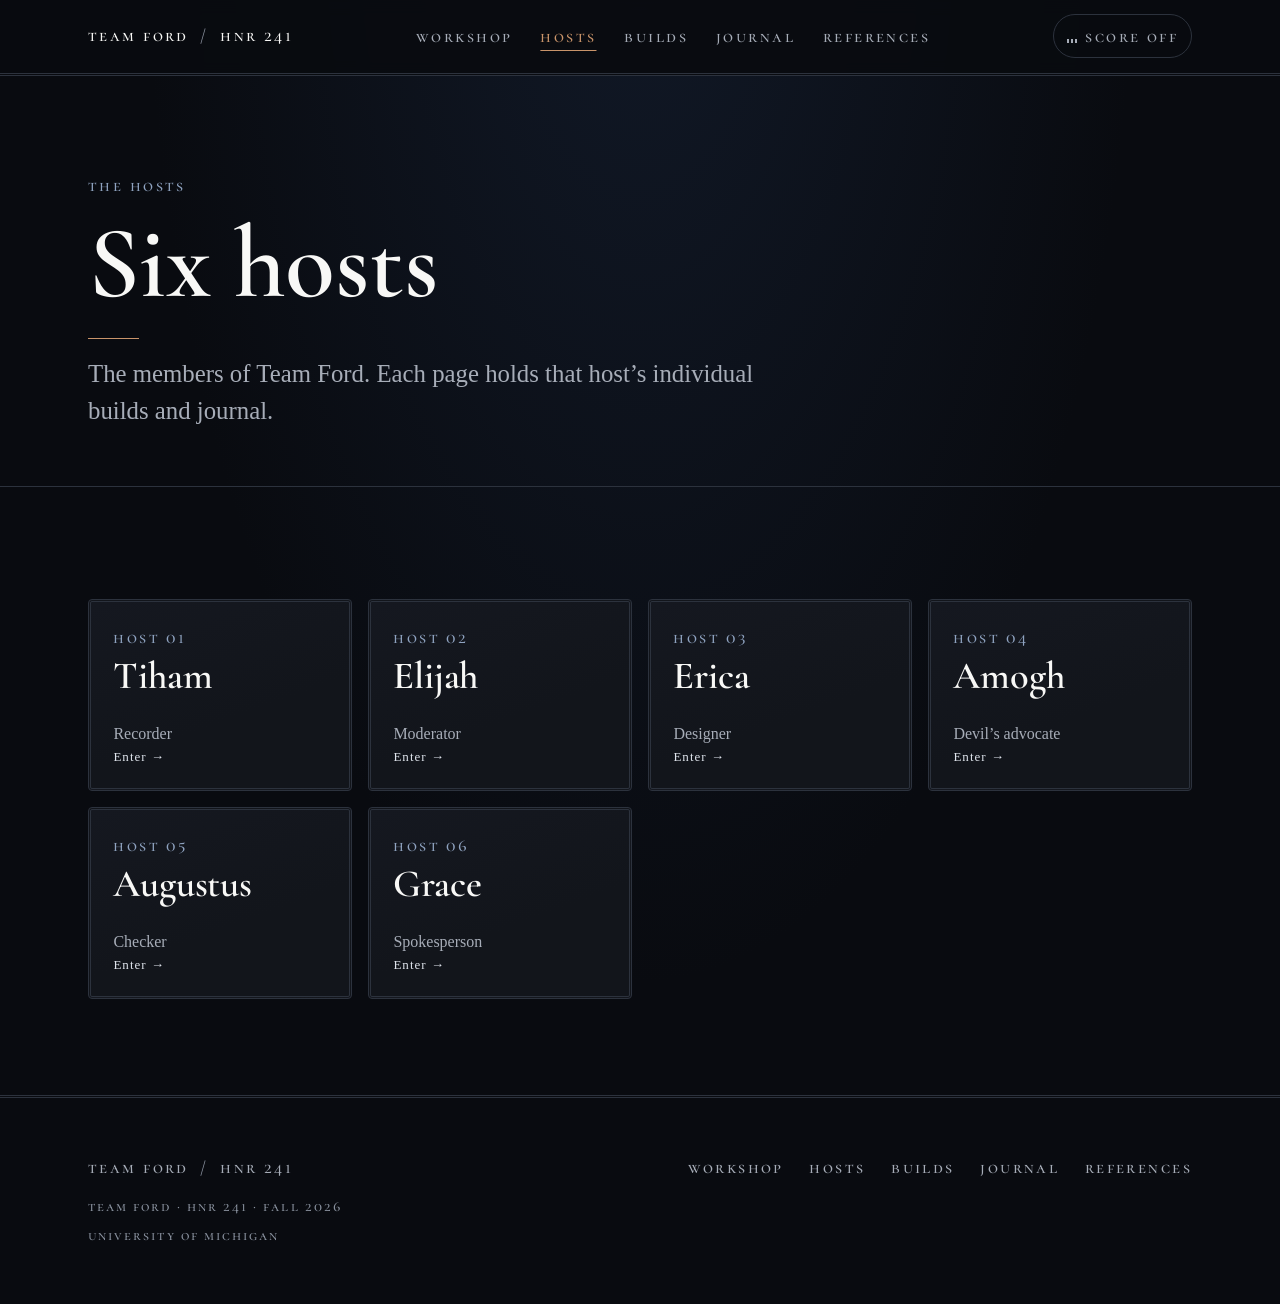
<file: hosts/index.html>
<!DOCTYPE html>
<html lang="en">
<head>
  <meta charset="utf-8">
  <meta name="viewport" content="width=device-width, initial-scale=1">
  <title>Hosts | Team Ford</title>
  <meta name="description" content="The six members of Team Ford, HNR 241 Fall 2026.">
  <link rel="preconnect" href="https://fonts.googleapis.com">
  <link rel="preconnect" href="https://fonts.gstatic.com" crossorigin>
  <link rel="stylesheet" href="https://fonts.googleapis.com/css2?family=Cormorant+Garamond:ital,wght@0,500;0,600;1,500&family=Cormorant+SC:wght@500;600&display=swap">
  <link rel="stylesheet" href="../styles.css?v=20261121h">
  <script src="../script.js?v=20261121h" defer></script>
</head>
<body>
  <a class="skip-link" href="#main">Skip to main content</a>

  <header class="site-header">
    <div class="wrap">
      <a class="wordmark" href="../index.html">TEAM FORD <span>/</span> HNR 241</a>
      <nav class="site-nav" aria-label="Main">
        <ul>
          <li><a href="../index.html">Workshop</a></li>
          <li><a href="../hosts/" aria-current="page">Hosts</a></li>
          <li><a href="../builds/">Builds</a></li>
          <li><a href="../journal/">Journal</a></li>
          <li><a href="../references/">References</a></li>
        </ul>
      </nav>
    </div>
  </header>

  <main id="main">
    <section class="page-head">
      <div class="wrap">
        <p class="label">The hosts</p>
        <h1>Six hosts</h1>
        <p class="lede">The members of Team Ford. Each page holds that host’s individual builds and journal.</p>
      </div>
    </section>

    <section class="section">
      <div class="wrap">
        <ul class="hosts">
          <li>
            <a class="host-card" href="../tiham/">
              <span>
                <span class="label">Host 01</span>
                <span class="host-name">Tiham</span>
              </span>
              <span>
                <span class="host-role">Recorder</span>
                <span class="enter">Enter →</span>
              </span>
            </a>
          </li>
          <li>
            <a class="host-card" href="../elijah/">
              <span>
                <span class="label">Host 02</span>
                <span class="host-name">Elijah</span>
              </span>
              <span>
                <span class="host-role">Moderator</span>
                <span class="enter">Enter →</span>
              </span>
            </a>
          </li>
          <li>
            <a class="host-card" href="../erica/">
              <span>
                <span class="label">Host 03</span>
                <span class="host-name">Erica</span>
              </span>
              <span>
                <span class="host-role">Designer</span>
                <span class="enter">Enter →</span>
              </span>
            </a>
          </li>
          <li>
            <a class="host-card" href="../amogh/">
              <span>
                <span class="label">Host 04</span>
                <span class="host-name">Amogh</span>
              </span>
              <span>
                <span class="host-role">Devil’s advocate</span>
                <span class="enter">Enter →</span>
              </span>
            </a>
          </li>
          <li>
            <a class="host-card" href="../augustus/">
              <span>
                <span class="label">Host 05</span>
                <span class="host-name">Augustus</span>
              </span>
              <span>
                <span class="host-role">Checker</span>
                <span class="enter">Enter →</span>
              </span>
            </a>
          </li>
          <li>
            <a class="host-card" href="../grace/">
              <span>
                <span class="label">Host 06</span>
                <span class="host-name">Grace</span>
              </span>
              <span>
                <span class="host-role">Spokesperson</span>
                <span class="enter">Enter →</span>
              </span>
            </a>
          </li>
        </ul>
      </div>
    </section>
  </main>

  <footer class="site-footer">
    <div class="wrap">
      <div class="footer-brand">
        <a class="wordmark" href="../index.html">TEAM FORD <span>/</span> HNR 241</a>
        <p>Team Ford · HNR 241 · Fall 2026</p>
        <p>University of Michigan</p>
      </div>
      <nav class="footer-nav" aria-label="Footer">
        <ul>
          <li><a href="../index.html">Workshop</a></li>
          <li><a href="../hosts/">Hosts</a></li>
          <li><a href="../builds/">Builds</a></li>
          <li><a href="../journal/">Journal</a></li>
          <li><a href="../references/">References</a></li>
        </ul>
      </nav>
    </div>
  </footer>
</body>
</html>
</file>
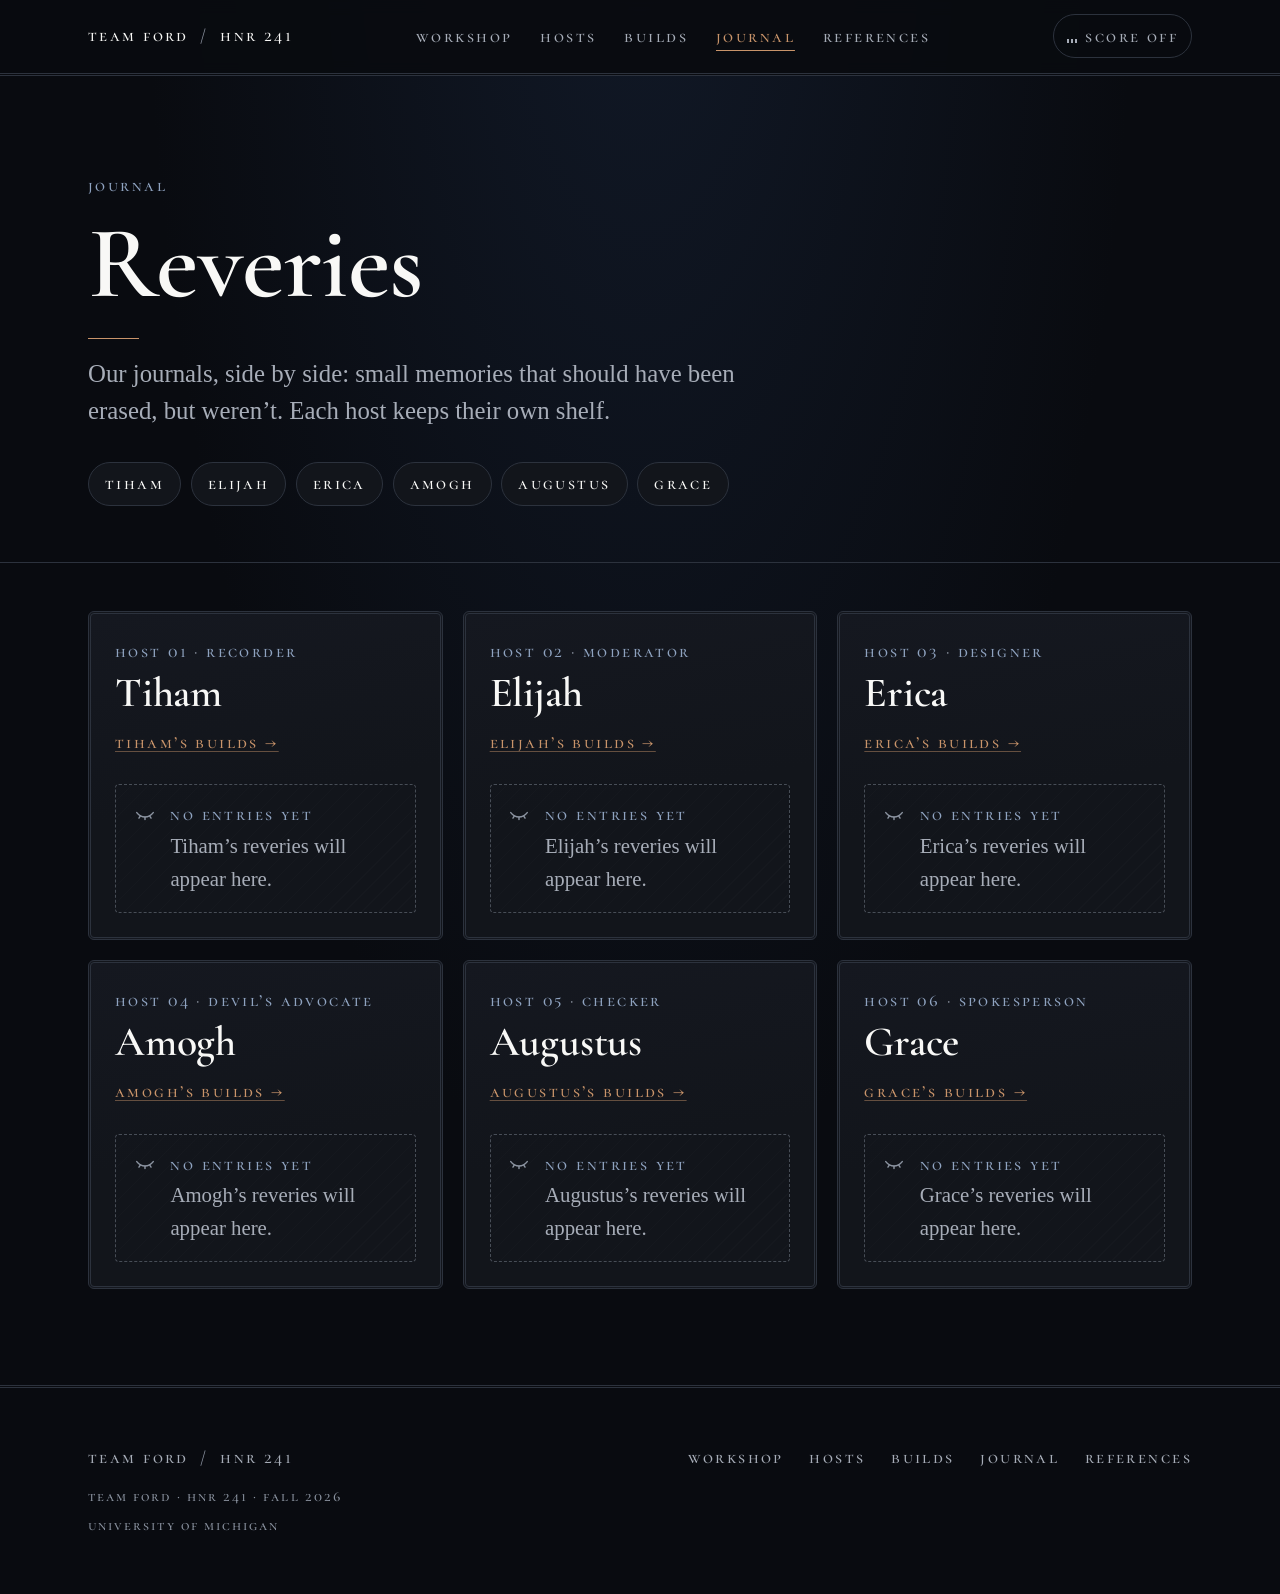
<file: journal/index.html>
<!DOCTYPE html>
<html lang="en">
<head>
  <meta charset="utf-8">
  <meta name="viewport" content="width=device-width, initial-scale=1">
  <title>Journal | Team Ford</title>
  <meta name="description" content="Team Ford’s journals (reveries), one shelf per member.">
  <link rel="preconnect" href="https://fonts.googleapis.com">
  <link rel="preconnect" href="https://fonts.gstatic.com" crossorigin>
  <link rel="stylesheet" href="https://fonts.googleapis.com/css2?family=Cormorant+Garamond:ital,wght@0,500;0,600;1,500&family=Cormorant+SC:wght@500;600&display=swap">
  <link rel="stylesheet" href="../styles.css?v=20261121h">
  <script src="../script.js?v=20261121h" defer></script>
</head>
<body>
  <a class="skip-link" href="#main">Skip to main content</a>

  <header class="site-header">
    <div class="wrap">
      <a class="wordmark" href="../index.html">TEAM FORD <span>/</span> HNR 241</a>
      <nav class="site-nav" aria-label="Main">
        <ul>
          <li><a href="../index.html">Workshop</a></li>
          <li><a href="../hosts/">Hosts</a></li>
          <li><a href="../builds/">Builds</a></li>
          <li><a href="../journal/" aria-current="page">Journal</a></li>
          <li><a href="../references/">References</a></li>
        </ul>
      </nav>
    </div>
  </header>

  <main id="main">
    <section class="page-head journal-head">
      <div class="wrap">
        <p class="label">Journal</p>
        <h1>Reveries</h1>
        <p class="lede">Our journals, side by side: small memories that should have been erased, but weren’t. Each host keeps their own shelf.</p>
        <ul class="chip-row" aria-label="Jump to a journal">
          <li><a href="#tiham">Tiham</a></li>
          <li><a href="#elijah">Elijah</a></li>
          <li><a href="#erica">Erica</a></li>
          <li><a href="#amogh">Amogh</a></li>
          <li><a href="#augustus">Augustus</a></li>
          <li><a href="#grace">Grace</a></li>
        </ul>
      </div>
    </section>

    <div class="wrap journal-grid">
      <section class="journal-shelf" id="tiham" aria-labelledby="j-tiham">
        <header class="shelf-head">
          <p class="label">Host 01 <span class="dim">·</span> Recorder</p>
          <h2 id="j-tiham">Tiham</h2>
          <a class="text-link" href="../tiham/">Tiham’s builds →</a>
        </header>
        <ol class="entries">
          <li class="entry-card is-empty">
            <p class="label">No entries yet</p>
            <p>Tiham’s reveries will appear here.</p>
          </li>
        </ol>
      </section>
      <section class="journal-shelf" id="elijah" aria-labelledby="j-elijah">
        <header class="shelf-head">
          <p class="label">Host 02 <span class="dim">·</span> Moderator</p>
          <h2 id="j-elijah">Elijah</h2>
          <a class="text-link" href="../elijah/">Elijah’s builds →</a>
        </header>
        <ol class="entries">
          <li class="entry-card is-empty">
            <p class="label">No entries yet</p>
            <p>Elijah’s reveries will appear here.</p>
          </li>
        </ol>
      </section>
      <section class="journal-shelf" id="erica" aria-labelledby="j-erica">
        <header class="shelf-head">
          <p class="label">Host 03 <span class="dim">·</span> Designer</p>
          <h2 id="j-erica">Erica</h2>
          <a class="text-link" href="../erica/">Erica’s builds →</a>
        </header>
        <ol class="entries">
          <li class="entry-card is-empty">
            <p class="label">No entries yet</p>
            <p>Erica’s reveries will appear here.</p>
          </li>
        </ol>
      </section>
      <section class="journal-shelf" id="amogh" aria-labelledby="j-amogh">
        <header class="shelf-head">
          <p class="label">Host 04 <span class="dim">·</span> Devil’s advocate</p>
          <h2 id="j-amogh">Amogh</h2>
          <a class="text-link" href="../amogh/">Amogh’s builds →</a>
        </header>
        <ol class="entries">
          <li class="entry-card is-empty">
            <p class="label">No entries yet</p>
            <p>Amogh’s reveries will appear here.</p>
          </li>
        </ol>
      </section>
      <section class="journal-shelf" id="augustus" aria-labelledby="j-augustus">
        <header class="shelf-head">
          <p class="label">Host 05 <span class="dim">·</span> Checker</p>
          <h2 id="j-augustus">Augustus</h2>
          <a class="text-link" href="../augustus/">Augustus’s builds →</a>
        </header>
        <ol class="entries">
          <li class="entry-card is-empty">
            <p class="label">No entries yet</p>
            <p>Augustus’s reveries will appear here.</p>
          </li>
        </ol>
      </section>
      <section class="journal-shelf" id="grace" aria-labelledby="j-grace">
        <header class="shelf-head">
          <p class="label">Host 06 <span class="dim">·</span> Spokesperson</p>
          <h2 id="j-grace">Grace</h2>
          <a class="text-link" href="../grace/">Grace’s builds →</a>
        </header>
        <ol class="entries">
          <li class="entry-card is-empty">
            <p class="label">No entries yet</p>
            <p>Grace’s reveries will appear here.</p>
          </li>
        </ol>
      </section>
    </div>
  </main>

  <footer class="site-footer">
    <div class="wrap">
      <div class="footer-brand">
        <a class="wordmark" href="../index.html">TEAM FORD <span>/</span> HNR 241</a>
        <p>Team Ford · HNR 241 · Fall 2026</p>
        <p>University of Michigan</p>
      </div>
      <nav class="footer-nav" aria-label="Footer">
        <ul>
          <li><a href="../index.html">Workshop</a></li>
          <li><a href="../hosts/">Hosts</a></li>
          <li><a href="../builds/">Builds</a></li>
          <li><a href="../journal/">Journal</a></li>
          <li><a href="../references/">References</a></li>
        </ul>
      </nav>
    </div>
  </footer>
</body>
</html>
</file>
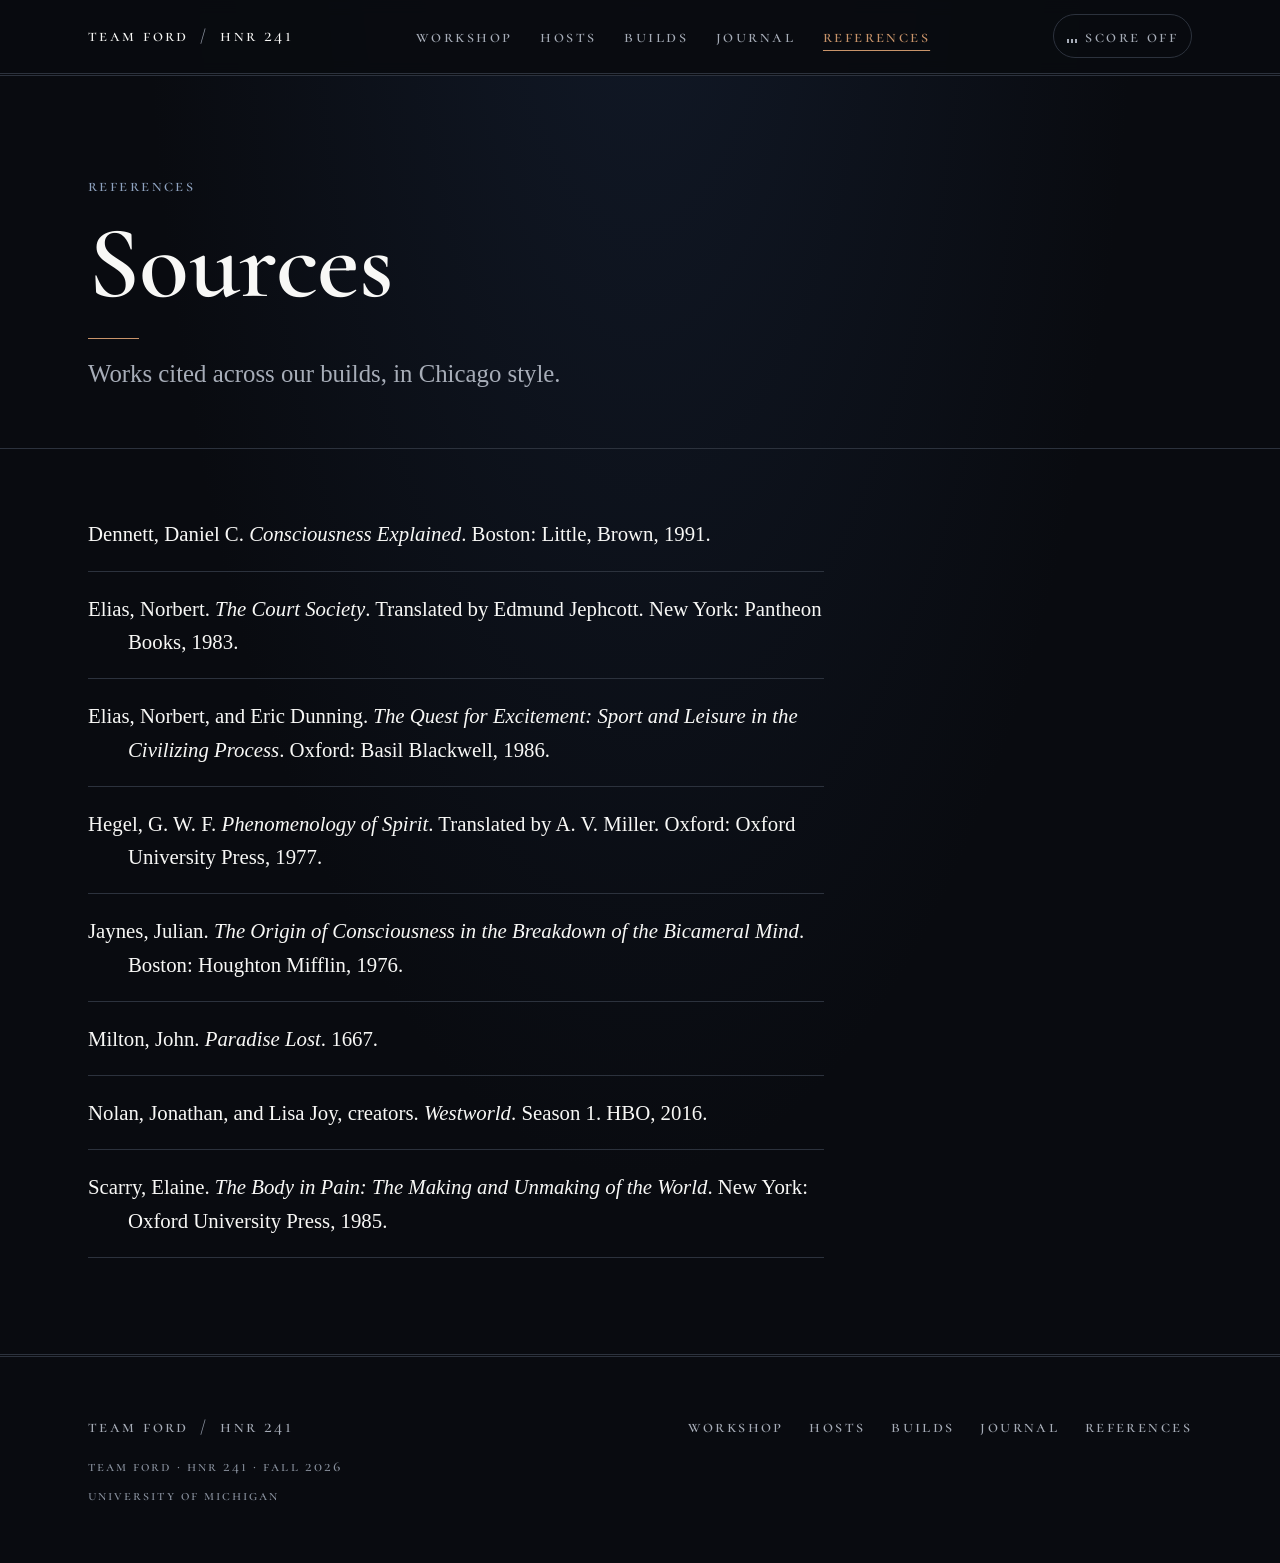
<file: references/index.html>
<!DOCTYPE html>
<html lang="en">
<head>
  <meta charset="utf-8">
  <meta name="viewport" content="width=device-width, initial-scale=1">
  <title>References | Team Ford</title>
  <meta name="description" content="Bibliography for Team Ford’s HNR 241 builds.">
  <link rel="preconnect" href="https://fonts.googleapis.com">
  <link rel="preconnect" href="https://fonts.gstatic.com" crossorigin>
  <link rel="stylesheet" href="https://fonts.googleapis.com/css2?family=Cormorant+Garamond:ital,wght@0,500;0,600;1,500&family=Cormorant+SC:wght@500;600&display=swap">
  <link rel="stylesheet" href="../styles.css?v=20261121h">
  <script src="../script.js?v=20261121h" defer></script>
</head>
<body>
  <a class="skip-link" href="#main">Skip to main content</a>

  <header class="site-header">
    <div class="wrap">
      <a class="wordmark" href="../index.html">TEAM FORD <span>/</span> HNR 241</a>
      <nav class="site-nav" aria-label="Main">
        <ul>
          <li><a href="../index.html">Workshop</a></li>
          <li><a href="../hosts/">Hosts</a></li>
          <li><a href="../builds/">Builds</a></li>
          <li><a href="../journal/">Journal</a></li>
          <li><a href="../references/" aria-current="page">References</a></li>
        </ul>
      </nav>
    </div>
  </header>

  <main id="main">
    <section class="page-head">
      <div class="wrap">
        <p class="label">References</p>
        <h1>Sources</h1>
        <p class="lede">Works cited across our builds, in Chicago style.</p>
      </div>
    </section>

    <div class="wrap">
      <ul class="bibliography">
        <li id="dennett">Dennett, Daniel C. <cite>Consciousness Explained</cite>. Boston: Little, Brown, 1991.</li>
        <li id="elias-court">Elias, Norbert. <cite>The Court Society</cite>. Translated by Edmund Jephcott. New York: Pantheon Books, 1983.</li>
        <li id="elias-dunning">Elias, Norbert, and Eric Dunning. <cite>The Quest for Excitement: Sport and Leisure in the Civilizing Process</cite>. Oxford: Basil Blackwell, 1986.</li>
        <li id="hegel">Hegel, G. W. F. <cite>Phenomenology of Spirit</cite>. Translated by A. V. Miller. Oxford: Oxford University Press, 1977.</li>
        <li id="jaynes">Jaynes, Julian. <cite>The Origin of Consciousness in the Breakdown of the Bicameral Mind</cite>. Boston: Houghton Mifflin, 1976.</li>
        <li id="milton">Milton, John. <cite>Paradise Lost</cite>. 1667.</li>
        <li id="westworld">Nolan, Jonathan, and Lisa Joy, creators. <cite>Westworld</cite>. Season 1. HBO, 2016.</li>
        <li id="scarry">Scarry, Elaine. <cite>The Body in Pain: The Making and Unmaking of the World</cite>. New York: Oxford University Press, 1985.</li>
      </ul>
    </div>
  </main>

  <footer class="site-footer">
    <div class="wrap">
      <div class="footer-brand">
        <a class="wordmark" href="../index.html">TEAM FORD <span>/</span> HNR 241</a>
        <p>Team Ford · HNR 241 · Fall 2026</p>
        <p>University of Michigan</p>
      </div>
      <nav class="footer-nav" aria-label="Footer">
        <ul>
          <li><a href="../index.html">Workshop</a></li>
          <li><a href="../hosts/">Hosts</a></li>
          <li><a href="../builds/">Builds</a></li>
          <li><a href="../journal/">Journal</a></li>
          <li><a href="../references/">References</a></li>
        </ul>
      </nav>
    </div>
  </footer>
</body>
</html>
</file>
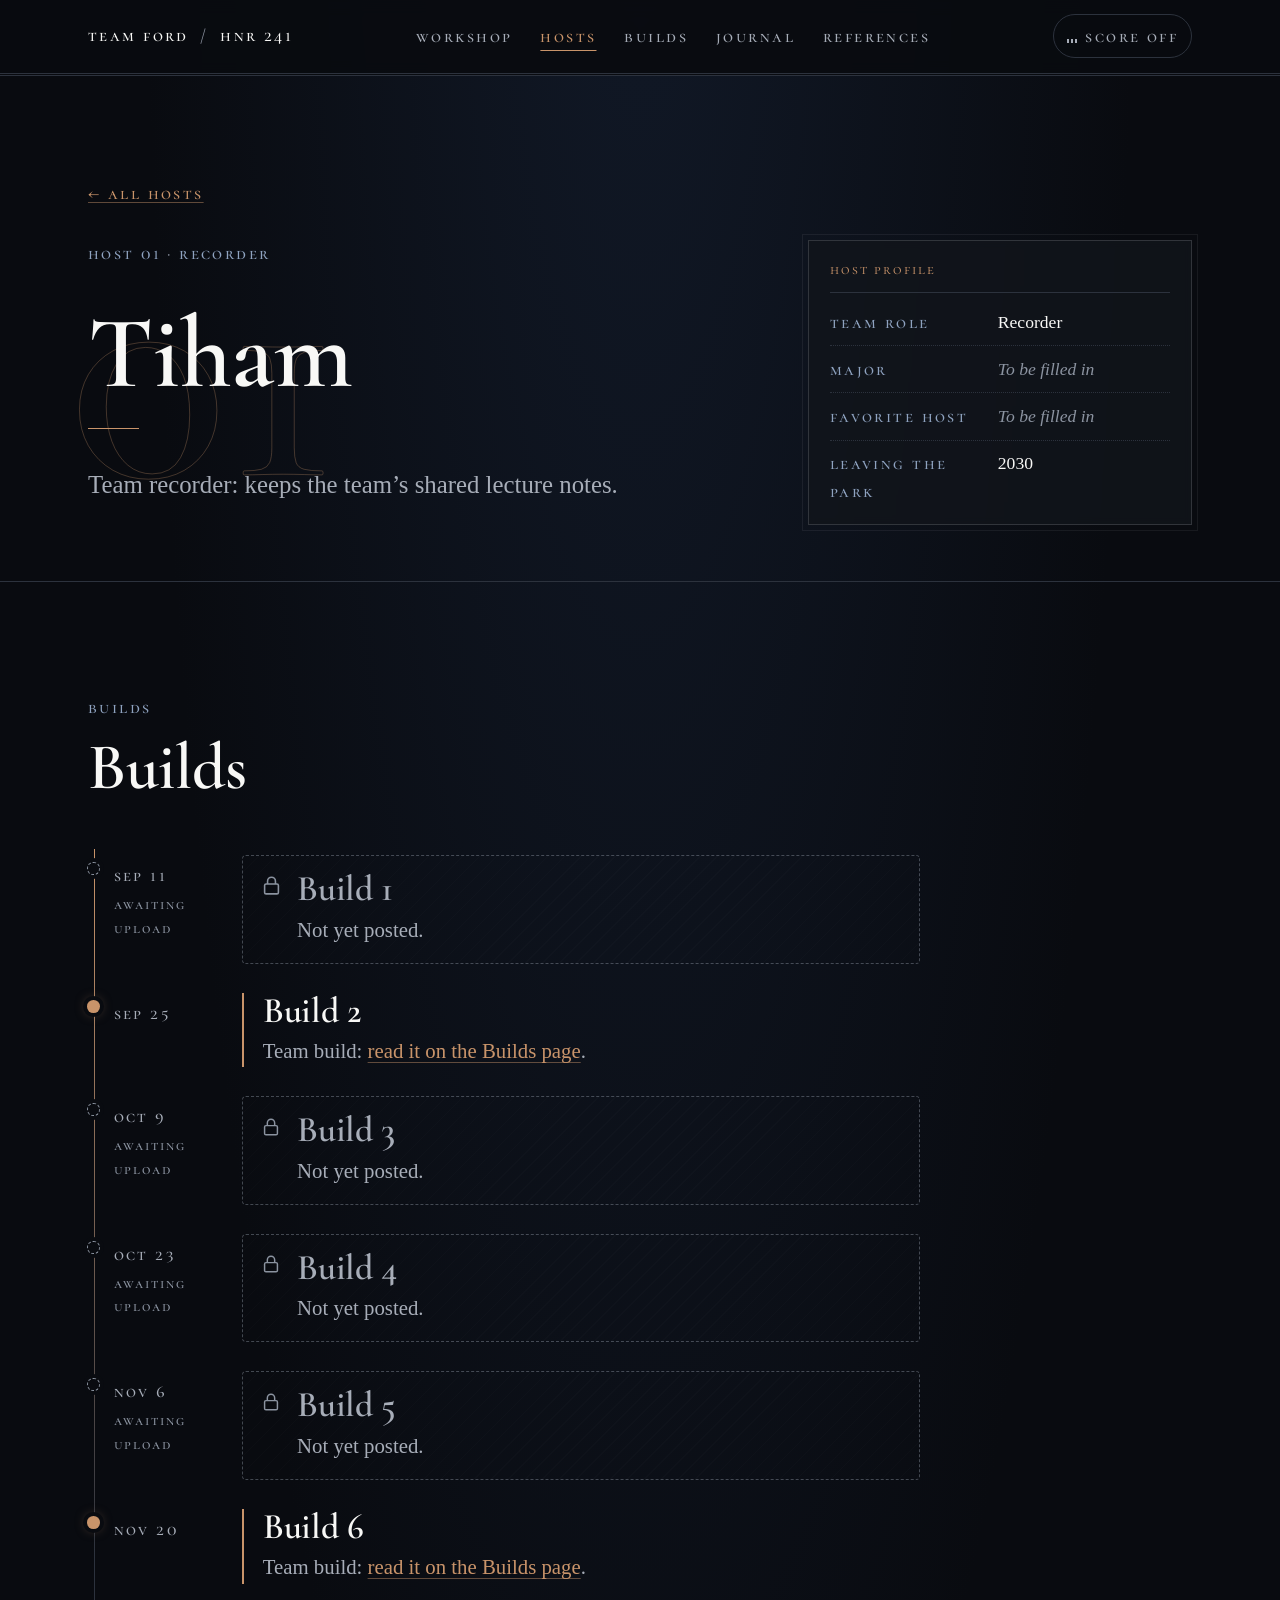
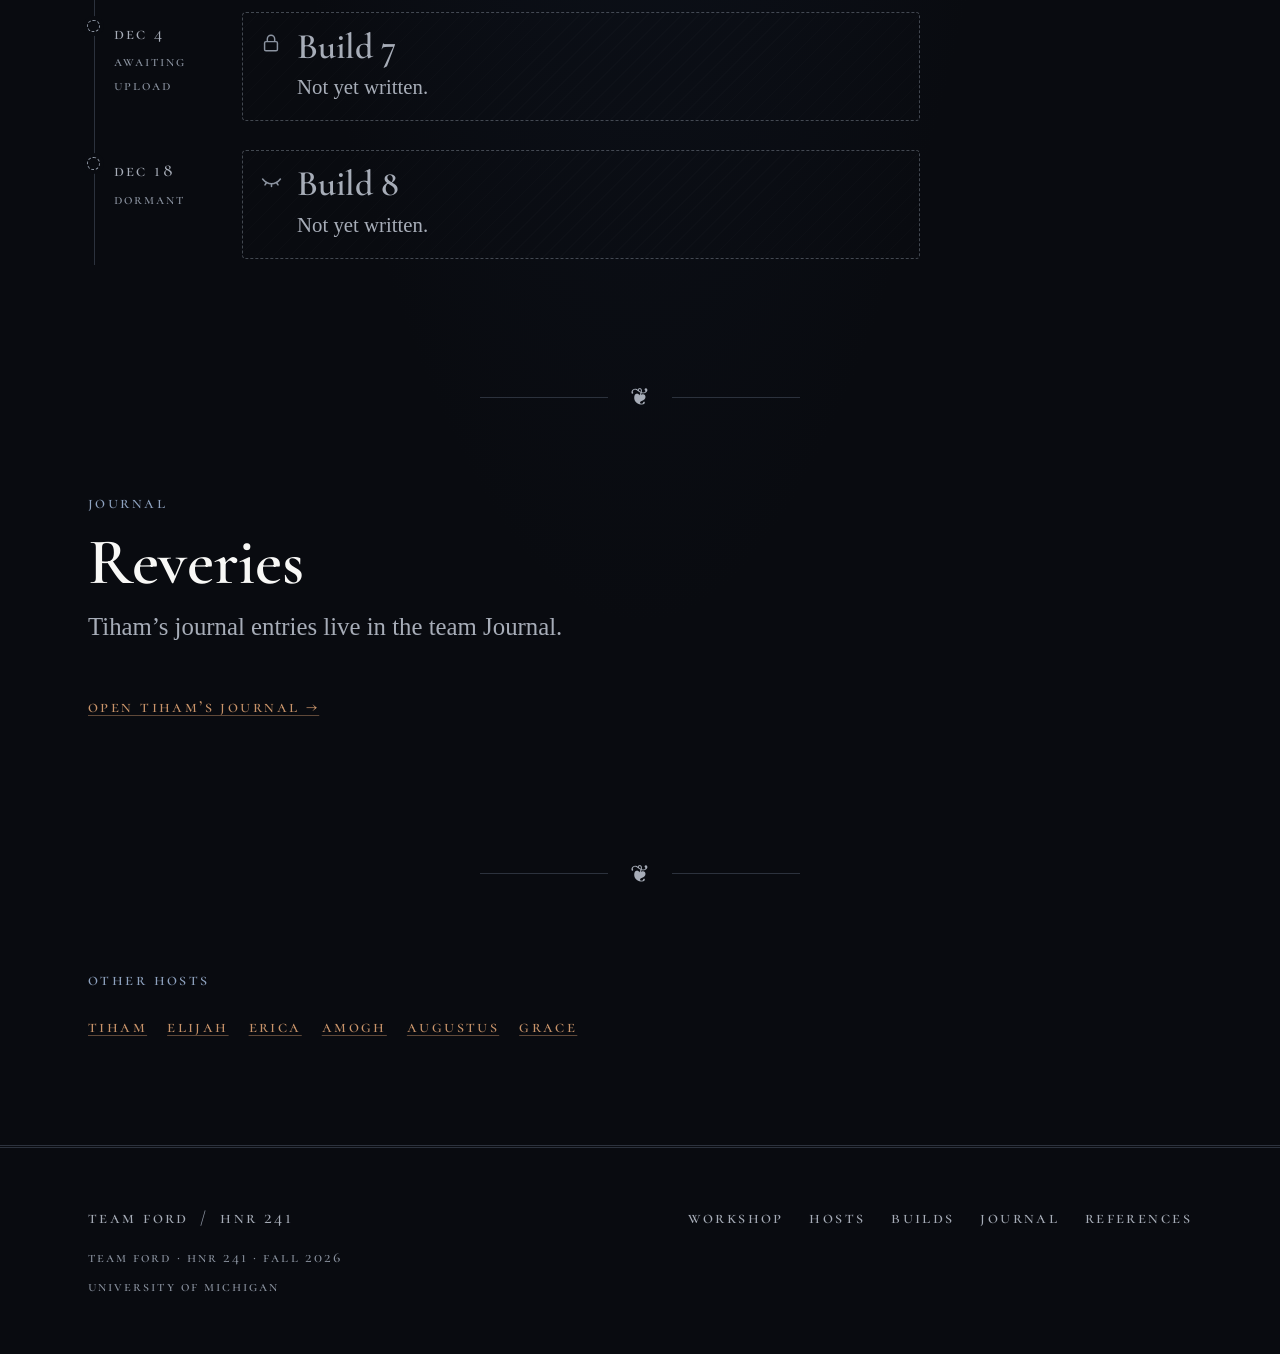
<file: tiham/index.html>
<!DOCTYPE html>
<html lang="en">
<head>
  <meta charset="utf-8">
  <meta name="viewport" content="width=device-width, initial-scale=1">
  <title>Tiham | Team Ford</title>
  <meta name="description" content="Tiham’s builds and journal, Team Ford, HNR 241 Fall 2026.">
  <link rel="preconnect" href="https://fonts.googleapis.com">
  <link rel="preconnect" href="https://fonts.gstatic.com" crossorigin>
  <link rel="stylesheet" href="https://fonts.googleapis.com/css2?family=Cormorant+Garamond:ital,wght@0,500;0,600;1,500&family=Cormorant+SC:wght@500;600&display=swap">
  <link rel="stylesheet" href="../styles.css?v=20261121h">
  <script src="../script.js?v=20261121h" defer></script>
</head>
<body class="member-page">
  <a class="skip-link" href="#main">Skip to main content</a>

  <header class="site-header">
    <div class="wrap">
      <a class="wordmark" href="../index.html">TEAM FORD <span>/</span> HNR 241</a>
      <nav class="site-nav" aria-label="Main">
        <ul>
          <li><a href="../index.html">Workshop</a></li>
          <li><a href="../hosts/" aria-current="true">Hosts</a></li>
          <li><a href="../builds/">Builds</a></li>
          <li><a href="../journal/">Journal</a></li>
          <li><a href="../references/">References</a></li>
        </ul>
      </nav>
    </div>
  </header>

  <main id="main">
    <section class="page-head host-profile" data-host="01">
      <div class="wrap">
        <a class="back-link" href="../hosts/">← All hosts</a>
        <p class="label">Host 01 <span class="dim">·</span> Recorder</p>
        <h1>Tiham</h1>
        <p class="lede">Team recorder: keeps the team’s shared lecture notes.</p>
        <dl class="member-meta">
          <div><dt>Team role</dt><dd>Recorder</dd></div>
          <div><dt>Major</dt><dd class="tbd">To be filled in</dd></div>
          <div><dt>Favorite host</dt><dd class="tbd">To be filled in</dd></div>
          <div><dt>Leaving the park</dt><dd>2030</dd></div>
        </dl>
      </div>
    </section>

    <section class="section" id="builds" aria-labelledby="builds-title">
      <div class="wrap">
        <div class="section-head">
          <p class="label">Builds</p>
          <h2 id="builds-title">Builds</h2>
        </div>
        <ol class="entry-list">
          <li class="entry is-empty" id="build-1">
            <p class="label">Sep 11</p>
            <div>
              <h3>Build 1</h3>
              <p>Not yet posted.</p>
            </div>
          </li>
          <li class="entry" id="build-2">
            <p class="label">Sep 25</p>
            <div>
              <h3>Build 2</h3>
              <p>Team build: <a href="../builds/#build-2">read it on the Builds page</a>.</p>
            </div>
          </li>
          <li class="entry is-empty" id="build-3">
            <p class="label">Oct 9</p>
            <div>
              <h3>Build 3</h3>
              <p>Not yet posted.</p>
            </div>
          </li>
          <li class="entry is-empty" id="build-4">
            <p class="label">Oct 23</p>
            <div>
              <h3>Build 4</h3>
              <p>Not yet posted.</p>
            </div>
          </li>
          <li class="entry is-empty" id="build-5">
            <p class="label">Nov 6</p>
            <div>
              <h3>Build 5</h3>
              <p>Not yet posted.</p>
            </div>
          </li>
          <li class="entry" id="build-6">
            <p class="label">Nov 20</p>
            <div>
              <h3>Build 6</h3>
              <p>Team build: <a href="../builds/#build-6">read it on the Builds page</a>.</p>
            </div>
          </li>
          <li class="entry is-empty" id="build-7">
            <p class="label">Dec 4</p>
            <div>
              <h3>Build 7</h3>
              <p>Not yet written.</p>
            </div>
          </li>
          <li class="entry is-empty" id="build-8">
            <p class="label">Dec 18</p>
            <div>
              <h3>Build 8</h3>
              <p>Not yet written.</p>
            </div>
          </li>
        </ol>
      </div>
    </section>

    <section class="section" id="reveries" aria-labelledby="reveries-title">
      <div class="wrap">
        <div class="section-head">
          <p class="label">Journal</p>
          <h2 id="reveries-title">Reveries</h2>
          <p>Tiham’s journal entries live in the team Journal.</p>
        </div>
        <p><a class="text-link" href="../journal/#tiham">Open Tiham’s journal →</a></p>
      </div>
    </section>

    <nav class="section" aria-label="Other hosts">
      <div class="wrap">
        <p class="label" style="margin-bottom: 0.75rem">Other hosts</p>
        <ul class="member-nav">
          <li><a href="../tiham/" aria-current="page">Tiham</a></li>
          <li><a href="../elijah/">Elijah</a></li>
          <li><a href="../erica/">Erica</a></li>
          <li><a href="../amogh/">Amogh</a></li>
          <li><a href="../augustus/">Augustus</a></li>
          <li><a href="../grace/">Grace</a></li>
        </ul>
      </div>
    </nav>
  </main>

  <footer class="site-footer">
    <div class="wrap">
      <div class="footer-brand">
        <a class="wordmark" href="../index.html">TEAM FORD <span>/</span> HNR 241</a>
        <p>Team Ford · HNR 241 · Fall 2026</p>
        <p>University of Michigan</p>
      </div>
      <nav class="footer-nav" aria-label="Footer">
        <ul>
          <li><a href="../index.html">Workshop</a></li>
          <li><a href="../hosts/">Hosts</a></li>
          <li><a href="../builds/">Builds</a></li>
          <li><a href="../journal/">Journal</a></li>
          <li><a href="../references/">References</a></li>
        </ul>
      </nav>
    </div>
  </footer>
</body>
</html>
</file>
<file: styles.css>
/* Team Ford · HNR 241 · Fall 2026
   "Ford's Workshop": clinical, dark, polished wood. Palette from the planning doc. */

:root {
  /* Victorian night: navy, charcoal, black, crisp white */
  --ink: #090b10;        /* black */
  --steel: #2b2e34;      /* charcoal */
  --olive: #1f2228;      /* deep charcoal */
  --wood: #1b2a44;       /* navy */
  --taupe: #6c7482;      /* slate */
  --amber: #8fa3c0;      /* faded navy-blue (secondary accent) */
  --gold: #dfe4ec;       /* pale silver-white (primary accent) */
  --ash: #a7adb8;        /* pewter (muted text) */
  --bone: #f8f8f6;       /* crisp white */

  --text: var(--bone);
  --muted: var(--ash);
  --background: var(--ink);
  --surface: #12151b;
  --line: #2c323d;
  --accent: var(--gold);

  --font-display: "Playfair Display", "Didot", "Bodoni 72", Georgia, serif;
  --font-body: "Source Serif 4", Georgia, "Times New Roman", serif;
  --font-mono: "Cormorant SC", "Cormorant Garamond", Georgia, serif; /* engraved small caps */

  --max-width: 74rem;
  --gutter: clamp(1rem, 4vw, 2.5rem);
}

*,
*::before,
*::after {
  box-sizing: border-box;
}

html {
  scroll-behavior: smooth;
}

@media (prefers-reduced-motion: reduce) {
  html {
    scroll-behavior: auto;
  }
  *,
  *::before,
  *::after {
    animation-duration: 0.01ms !important;
    transition-duration: 0.01ms !important;
  }
}

body {
  margin: 0;
  font-family: var(--font-body);
  font-size: 1.1875rem;
  line-height: 1.7;
  color: var(--text);
  background: var(--background);
  -webkit-font-smoothing: antialiased;
}

img {
  display: block;
  max-width: 100%;
  height: auto;
}

a {
  color: var(--gold);
  text-decoration-thickness: 1px;
  text-underline-offset: 0.2em;
}

a:hover {
  color: var(--bone);
}

:focus-visible {
  outline: 3px solid var(--gold);
  outline-offset: 3px;
}

h1,
h2,
h3 {
  font-family: var(--font-display);
  font-weight: 600;
  line-height: 1.05;
  letter-spacing: -0.01em;
  text-wrap: balance;
}

p {
  text-wrap: pretty;
}

.wrap {
  max-width: var(--max-width);
  margin: 0 auto;
  padding: 0 var(--gutter);
}

/* ---------- labels: clinical readouts ---------- */

.label {
  margin: 0;
  font-family: var(--font-mono);
  font-size: 0.8125rem;
  font-weight: 500;
  letter-spacing: 0.14em;
  text-transform: uppercase;
  color: var(--mist);
}

.label .dim {
  color: var(--taupe);
}

/* ---------- skip link ---------- */

.skip-link {
  position: absolute;
  left: -999rem;
}

.skip-link:focus {
  left: 1rem;
  top: 1rem;
  z-index: 10;
  padding: 0.5rem 0.75rem;
  color: var(--ink);
  background: var(--gold);
}

/* ---------- header ---------- */

.site-header {
  position: sticky;
  top: 0;
  z-index: 5;
  border-bottom: 1px solid var(--line);
  background: rgb(9 11 16 / 92%);
  backdrop-filter: blur(8px);
}

.site-header .wrap {
  display: flex;
  flex-wrap: wrap;
  align-items: center;
  justify-content: space-between;
  gap: 0.5rem 2rem;
  padding-top: 0.9rem;
  padding-bottom: 0.9rem;
}

.wordmark {
  font-family: var(--font-mono);
  font-size: 0.9rem;
  font-weight: 600;
  letter-spacing: 0.2em;
  color: var(--bone);
  text-decoration: none;
}

.wordmark span {
  color: var(--mist);
}

.site-nav ul {
  display: flex;
  flex-wrap: wrap;
  gap: 0.25rem 1.75rem;
  margin: 0;
  padding: 0;
  list-style: none;
}

.site-nav a {
  font-family: var(--font-mono);
  font-size: 0.875rem;
  letter-spacing: 0.08em;
  color: var(--ash);
  text-decoration: none;
}

.site-nav a:hover,
.site-nav a[aria-current="page"] {
  color: var(--gold);
}

.site-nav a[aria-current="page"] {
  text-decoration: underline;
}

/* ---------- footer ---------- */

.site-footer {
  margin-top: 6rem;
  border-top: 1px solid var(--line);
  color: var(--taupe);
}

.site-footer .wrap {
  display: flex;
  flex-wrap: wrap;
  justify-content: space-between;
  gap: 0.5rem 2rem;
  padding-top: 2rem;
  padding-bottom: 2.5rem;
  font-family: var(--font-mono);
  font-size: 0.8125rem;
  letter-spacing: 0.06em;
}

.site-footer a {
  color: var(--ash);
}

/* ---------- polished wood panel ---------- */

.wood {
  background:
    linear-gradient(180deg, rgb(255 255 255 / 6%), transparent 30%),
    repeating-linear-gradient(
      92deg,
      rgb(0 0 0 / 0%) 0 7px,
      rgb(0 0 0 / 10%) 7px 9px,
      rgb(255 255 255 / 3%) 9px 15px,
      rgb(0 0 0 / 6%) 15px 22px
    ),
    linear-gradient(180deg, #1d2c47, #141f36 70%, #0d1526);
  box-shadow:
    inset 0 1px 0 rgb(255 255 255 / 12%),
    inset 0 -2px 0 rgb(0 0 0 / 35%),
    0 18px 40px rgb(0 0 0 / 45%);
}

/* ---------- home: hero ---------- */

.hero {
  position: relative;
  display: grid;
  min-height: calc(100vh - 3.5rem);
  min-height: calc(100svh - 3.5rem);
  align-items: end;
  overflow: hidden;
  padding: 6rem 0 4rem;
  background:
    radial-gradient(ellipse at 72% 45%, rgb(27 42 68 / 28%), transparent 55%),
    radial-gradient(ellipse at 15% 90%, rgb(43 46 52 / 50%), transparent 50%),
    var(--ink);
}

.hero-copy {
  position: relative;
  z-index: 1;
  width: 100%;
}

/* ---- animated hero art: the maze turning, a host drawing itself ---- */

.hero-art {
  position: absolute;
  top: 50%;
  right: max(-6rem, calc((100vw - var(--max-width)) / 2 - 6rem));
  width: min(92vh, 62vw);
  aspect-ratio: 1;
  transform: translateY(-50%);
  pointer-events: none;
  animation: art-in 2.4s ease-out both;
}

.maze {
  width: 100%;
  height: 100%;
  overflow: visible;
}

.ring {
  fill: none;
  stroke: var(--gold);
  stroke-width: 1.4;
  stroke-linecap: round;
  opacity: 0.55;
  transform-box: view-box;
  transform-origin: 0 0; /* the viewBox origin is the maze's center */
  animation: spin var(--dur) linear infinite var(--dir);
}

.ring:nth-of-type(odd) {
  stroke: var(--mist);
  opacity: 0.4;
}

.host-line {
  fill: rgb(143 163 192 / 6%);
  stroke: var(--bone);
  stroke-width: 2.2;
  stroke-dasharray: 1;
  stroke-dashoffset: 1;
  vector-effect: non-scaling-stroke;
  animation: draw-host 12s ease-in-out infinite;
}

.spark {
  fill: var(--bone);
  filter: drop-shadow(0 0 6px var(--gold));
  animation: pulse 3s ease-in-out infinite;
}

.dust {
  fill: var(--gold);
  opacity: 0;
  animation: drift var(--d) ease-in-out infinite;
  animation-delay: var(--delay);
}

@keyframes spin {
  to {
    transform: rotate(360deg);
  }
}

@keyframes draw-host {
  0% {
    stroke-dashoffset: 1;
    opacity: 1;
  }
  45%,
  80% {
    stroke-dashoffset: 0;
    opacity: 1;
  }
  100% {
    stroke-dashoffset: 0;
    opacity: 0;
  }
}

@keyframes pulse {
  0%,
  100% {
    opacity: 0.35;
    transform: scale(0.8);
  }
  50% {
    opacity: 1;
    transform: scale(1.15);
  }
}

@keyframes drift {
  0%,
  100% {
    opacity: 0;
    transform: translateY(12px);
  }
  50% {
    opacity: 0.8;
    transform: translateY(-14px);
  }
}

@keyframes art-in {
  from {
    opacity: 0;
    transform: translateY(-50%) scale(0.92);
  }
}

.spark {
  transform-box: fill-box;
  transform-origin: center;
}

@media (prefers-reduced-motion: reduce) {
  .ring,
  .host-line,
  .spark,
  .dust,
  .hero-art {
    animation: none !important;
  }

  .host-line {
    stroke-dashoffset: 0;
  }

  .dust {
    opacity: 0.5;
  }
}

@media (max-width: 56rem) {
  .hero-art {
    top: 1rem;
    right: 50%;
    width: min(130vw, 44rem);
    opacity: 0.28;
    transform: translateX(50%);
    animation: none;
  }
}

.hero h1 {
  margin: 0.75rem 0 1.5rem;
  font-size: clamp(4rem, 13vw, 10rem);
  font-weight: 600;
  letter-spacing: -0.02em;
  line-height: 0.9;
}

.hero h1 em {
  font-style: italic;
  font-weight: 500;
  color: var(--gold);
}

.epigraph {
  max-width: 36rem;
  margin: 0;
  padding-left: 1.25rem;
  border-left: 2px solid var(--mist);
}

.epigraph p {
  margin: 0;
  font-family: var(--font-display);
  font-size: clamp(1.5rem, 3vw, 2.1rem);
  font-style: italic;
  line-height: 1.25;
}

.epigraph footer {
  margin-top: 0.6rem;
  font-family: var(--font-mono);
  font-size: 0.8125rem;
  letter-spacing: 0.08em;
  color: var(--ash);
}

.hero-intro {
  max-width: 40rem;
  margin: 2.25rem 0 0;
  font-size: clamp(1.15rem, 1.8vw, 1.3rem);
  color: #d9dce2;
}

/* ---------- sections ---------- */

.section {
  padding: clamp(4rem, 9vw, 7rem) 0 0;
  scroll-margin-top: 4rem;
}

.section-head {
  display: grid;
  gap: 0.75rem;
  max-width: 46rem;
  margin-bottom: 2.5rem;
}

.section-head h2 {
  margin: 0;
  font-size: clamp(2.6rem, 6vw, 4.25rem);
}

.section-head p:not(.label) {
  margin: 0;
  color: var(--ash);
}

/* ---------- the nested host ---------- */

.host-stage {
  padding: clamp(1rem, 3vw, 2rem);
  border-radius: 6px;
}

.stage-top {
  display: flex;
  flex-wrap: wrap;
  align-items: center;
  justify-content: space-between;
  gap: 1rem;
  margin-bottom: 1.25rem;
}

.stage-top .label {
  color: #dfe4ec;
}

.play-button {
  display: none; /* shown by script.js */
  align-items: center;
  gap: 0.6rem;
  padding: 0.65rem 1.2rem;
  border: 1px solid rgb(223 228 236 / 60%);
  border-radius: 999px;
  font-family: var(--font-mono);
  font-size: 0.9rem;
  letter-spacing: 0.06em;
  color: var(--ink);
  background: var(--gold);
  cursor: pointer;
}

.play-button:hover {
  background: var(--bone);
}

.js .play-button {
  display: inline-flex;
}

.stage-grid {
  display: grid;
  grid-template-columns: minmax(0, 1.05fr) minmax(0, 1fr);
  gap: clamp(1rem, 3vw, 2rem);
  align-items: stretch;
}

.host-figure,
.stage-side {
  margin: 0;
  padding: clamp(1rem, 2.5vw, 1.75rem);
  border-radius: 4px;
  background: radial-gradient(ellipse at 50% 40%, #12151b, var(--ink) 75%);
  box-shadow: inset 0 2px 10px rgb(0 0 0 / 60%);
}

.host-figure {
  display: flex;
  flex-direction: column;
  align-items: center;
  justify-content: center;
  gap: 0.5rem;
}

.host-figure figcaption {
  font-size: 0.75rem;
}

.host-svg {
  width: 100%;
  max-width: 26rem;
  height: auto;
  overflow: visible;
}

/* layers: outer (1) is deep wood, inner (8) is bright gold */
.layer {
  --lit: color-mix(in srgb, var(--gold) calc(var(--i) * 12.5%), var(--wood));
  fill: #151820;
  stroke: #3a404b;
  stroke-width: 2.2;
  stroke-dasharray: 6 5;
  vector-effect: non-scaling-stroke;
  cursor: pointer;
  transition: fill 0.35s ease, filter 0.35s ease, opacity 0.35s ease;
}

.layer.is-done {
  fill: var(--lit);
  stroke: var(--ink);
  stroke-width: 2.5;
  stroke-dasharray: none;
}

.layer.is-done:nth-of-type(even) {
  fill: color-mix(in srgb, var(--lit) 82%, black);
}

.layer:hover {
  filter: brightness(1.25);
}

.layer:focus,
.layer:focus-visible {
  outline: none;
}

.layer:focus-visible {
  stroke: var(--bone);
  stroke-width: 3;
  stroke-dasharray: none;
}

.layer.is-selected,
.layer.is-sounding {
  filter: brightness(1.45) drop-shadow(0 0 10px rgb(223 228 236 / 70%));
}

.layer.is-open.is-selected {
  fill: #262b34;
}

.core path {
  fill: none;
  stroke: var(--gold);
  stroke-width: 1.6;
  stroke-linecap: round;
  transition: stroke 0.5s ease;
}

.core .core-dot {
  fill: var(--gold);
}

.core.is-awake path {
  stroke: var(--ink);
}

.core.is-awake .core-dot {
  fill: var(--ink);
}

.core .core-glow {
  fill: rgb(247 246 243 / 0%);
  transition: fill 0.5s ease;
}

.core.is-awake .core-glow {
  fill: rgb(247 246 243 / 85%);
}

.stage-side {
  display: flex;
  flex-direction: column;
  gap: 1.5rem;
}

.note-row {
  display: grid;
  grid-template-columns: repeat(8, minmax(0, 1fr));
  gap: 0.35rem;
  margin: 0;
  padding: 0;
  list-style: none;
}

.note-dot {
  display: flex;
  width: 100%;
  flex-direction: column;
  align-items: center;
  gap: 0.35rem;
  padding: 0.25rem 0;
  border: 0;
  color: var(--ash);
  background: none;
  cursor: pointer;
}

.note-dot .dot {
  display: grid;
  width: clamp(2rem, 4vw, 2.6rem);
  aspect-ratio: 1;
  place-items: center;
  border: 1.5px dashed var(--taupe);
  border-radius: 50%;
  font-family: var(--font-display);
  font-size: 1.25rem;
  font-weight: 600;
  color: var(--taupe);
  transition: background-color 0.25s ease, box-shadow 0.25s ease, transform 0.15s ease;
}

.note-dot.is-done .dot {
  border: 0;
  color: var(--ink);
  background: var(--gold);
  box-shadow: 0 0 14px rgb(223 228 236 / 45%);
}

.note-dot .dot-date {
  font-family: var(--font-mono);
  font-size: 0.6875rem;
  letter-spacing: 0.02em;
  white-space: nowrap;
}

.note-dot.is-done .dot-date {
  color: var(--gold);
}

.note-dot:hover .dot,
.note-dot.is-sounding .dot {
  transform: scale(1.12);
}

.note-dot.is-selected .dot {
  box-shadow: 0 0 0 3px var(--ink), 0 0 0 5px var(--bone);
}

.layer-cards {
  display: grid;
  gap: 1rem;
}

.layer-card {
  padding: 1.25rem 1.4rem;
  border: 1px solid var(--line);
  border-radius: 4px;
  background: var(--surface);
}

.js .layer-card {
  display: none;
}

.js .layer-card.is-selected {
  display: block;
}

.layer-card h3 {
  margin: 0.5rem 0 0.75rem;
  font-size: clamp(2rem, 4vw, 2.75rem);
}

.card-links {
  display: grid;
  gap: 0.35rem;
  margin: 0;
  padding: 0;
  list-style: none;
  font-size: 1.05rem;
}

.card-links li:first-child a[href*="builds/"] {
  font-weight: 600;
}

.card-empty {
  margin: 0;
  color: var(--ash);
}

/* ---------- pie of hosts ---------- */

.pie-wrap {
  display: grid;
  grid-template-columns: minmax(0, 1.1fr) minmax(0, 0.9fr);
  gap: clamp(1.5rem, 5vw, 4rem);
  align-items: center;
}

.pie {
  width: 100%;
  max-width: 34rem;
  height: auto;
  overflow: visible;
}

.slice-link {
  text-decoration: none;
}

.slice-link:focus {
  outline: none;
}

.slice {
  stroke: var(--ink);
  stroke-width: 3;
  transform-box: view-box;
  transform-origin: 200px 200px;
  transition: transform 0.3s ease, filter 0.3s ease;
}

.slice-name,
.slice-role {
  text-anchor: middle;
  pointer-events: none;
  transition: transform 0.3s ease;
}

.slice-name {
  font-family: var(--font-display);
  font-size: 27px;
  font-weight: 600;
}

.slice-role {
  font-family: var(--font-mono);
  font-size: 10.5px;
  letter-spacing: 0.1em;
  text-transform: uppercase;
}

.slice-link:hover .slice,
.slice-link:focus-visible .slice,
.slice-link:hover .slice-name,
.slice-link:hover .slice-role,
.slice-link:focus-visible .slice-name,
.slice-link:focus-visible .slice-role {
  transform: translate(var(--dx), var(--dy));
}

.slice-link:hover .slice,
.slice-link:focus-visible .slice {
  filter: brightness(1.15) drop-shadow(0 10px 18px rgb(0 0 0 / 55%));
}

.slice-link:focus-visible .slice {
  stroke: var(--bone);
}

.pie-ring {
  fill: var(--ink);
  stroke: var(--gold);
  stroke-width: 2;
}

/* slices sweep in when the pie scrolls into view (script.js adds .is-armed first) */
.js .pie.is-armed .slice {
  transform: scale(0) rotate(-30deg);
}

.js .pie.is-armed .slice-name,
.js .pie.is-armed .slice-role {
  opacity: 0;
}

.js .pie.is-in .slice {
  transform: none;
  transition: transform 0.7s cubic-bezier(0.2, 0.9, 0.3, 1.2) calc(var(--i) * 110ms), filter 0.3s ease;
}

.js .pie.is-in .slice-name,
.js .pie.is-in .slice-role {
  opacity: 1;
  transition: opacity 0.5s ease calc(400ms + var(--i) * 110ms), transform 0.3s ease;
}

.js .pie.is-in .slice-link:hover .slice,
.js .pie.is-in .slice-link:focus-visible .slice {
  transform: translate(var(--dx), var(--dy));
  transition: transform 0.3s ease, filter 0.3s ease;
}

.pie-legend {
  display: grid;
  gap: 0;
  margin: 0;
  padding: 0;
  list-style: none;
}

.pie-legend a {
  display: flex;
  align-items: baseline;
  gap: 0.8rem;
  padding: 0.85rem 0;
  border-bottom: 1px solid var(--line);
  color: var(--bone);
  text-decoration: none;
}

.pie-legend a:hover .legend-name {
  color: var(--gold);
}

.swatch-dot {
  flex: 0 0 auto;
  width: 0.85rem;
  height: 0.85rem;
  border: 1px solid var(--taupe);
  border-radius: 50%;
}

.legend-name {
  font-family: var(--font-display);
  font-size: 1.7rem;
  font-weight: 600;
  line-height: 1;
}

.legend-role {
  margin-left: auto;
  font-family: var(--font-mono);
  font-size: 0.75rem;
  letter-spacing: 0.1em;
  text-transform: uppercase;
  color: var(--ash);
}

/* ---------- journal page ---------- */

.chip-row {
  display: flex;
  flex-wrap: wrap;
  gap: 0.6rem;
  margin: 2rem 0 0;
  padding: 0;
  list-style: none;
}

.chip-row a {
  display: inline-block;
  padding: 0.4rem 1rem;
  border: 1px solid var(--line);
  border-radius: 999px;
  font-family: var(--font-mono);
  font-size: 0.875rem;
  color: var(--bone);
  text-decoration: none;
  background: var(--surface);
}

.chip-row a:hover {
  border-color: var(--mist);
  color: var(--gold);
}

.journal-grid {
  display: grid;
  grid-template-columns: repeat(auto-fill, minmax(min(100%, 21rem), 1fr));
  gap: 1.25rem;
  padding-top: 3rem;
}

.journal-shelf {
  display: flex;
  flex-direction: column;
  gap: 1.25rem;
  padding: 1.5rem;
  border: 1px solid var(--line);
  border-radius: 6px;
  background: linear-gradient(170deg, #151820, var(--surface) 55%);
  scroll-margin-top: 5rem;
}

.journal-shelf:target {
  border-color: var(--mist);
  box-shadow: 0 0 0 1px var(--mist), 0 0 30px rgb(143 163 192 / 25%);
}

.shelf-head h2 {
  margin: 0.4rem 0 0.4rem;
  font-size: 2.6rem;
}

.entries {
  display: grid;
  gap: 0.75rem;
  margin: 0;
  padding: 0;
  list-style: none;
}

.entry-card {
  padding: 1rem 1.15rem;
  border-left: 2px solid var(--mist);
  background: rgb(9 11 16 / 55%);
}

.entry-card h3 {
  margin: 0.35rem 0 0.4rem;
  font-size: 1.5rem;
}

.entry-card p:not(.label) {
  margin: 0;
  color: #d9dce2;
}

.entry-card.is-empty {
  border-left: 2px dashed var(--taupe);
}

.entry-card.is-empty p:not(.label) {
  color: var(--ash);
}

/* ---------- reveal on scroll ---------- */

.js .reveal {
  opacity: 0;
  transform: translateY(24px);
  transition: opacity 0.8s ease, transform 0.8s ease;
}

.js .reveal.is-in {
  opacity: 1;
  transform: none;
}

/* ---------- feature: mask + excerpt ---------- */

.feature {
  display: grid;
  grid-template-columns: minmax(0, 0.8fr) minmax(0, 1fr);
  gap: clamp(2rem, 5vw, 4.5rem);
  align-items: center;
}

.feature figure {
  margin: 0;
}

.feature img {
  width: 100%;
  border: 1px solid var(--line);
  border-radius: 4px;
  box-shadow: 0 24px 60px rgb(0 0 0 / 55%);
}

.feature figcaption {
  margin-top: 0.75rem;
  font-family: var(--font-mono);
  font-size: 0.8125rem;
  color: var(--taupe);
}

.feature h3 {
  margin: 0.75rem 0 1rem;
  font-size: clamp(2.2rem, 4.5vw, 3.4rem);
}

.pull {
  margin: 1.5rem 0;
  font-family: var(--font-display);
  font-size: clamp(1.35rem, 2.4vw, 1.75rem);
  font-style: italic;
  line-height: 1.3;
  color: var(--gold);
}

.text-link {
  font-family: var(--font-mono);
  font-size: 0.9rem;
  letter-spacing: 0.06em;
}

/* ---------- host cards ---------- */

.hosts {
  display: grid;
  grid-template-columns: repeat(auto-fill, minmax(14rem, 1fr));
  gap: 1rem;
  margin: 0;
  padding: 0;
  list-style: none;
}

.host-card {
  position: relative;
  display: flex;
  min-height: 12rem;
  flex-direction: column;
  justify-content: space-between;
  gap: 1.5rem;
  padding: 1.4rem 1.4rem 1.25rem;
  border: 1px solid var(--line);
  border-radius: 4px;
  color: var(--bone);
  text-decoration: none;
  background: linear-gradient(160deg, #151820, var(--surface) 60%);
  transition: border-color 0.2s ease, transform 0.2s ease;
}

.host-card:hover {
  border-color: var(--mist);
  color: var(--bone);
  transform: translateY(-3px);
}

.host-card .label,
.host-card .host-name,
.host-card .host-role,
.host-card .enter {
  display: block;
}

.host-card .host-name {
  margin: 0.35rem 0 0;
  font-family: var(--font-display);
  font-size: 2.4rem;
  font-weight: 600;
  line-height: 1;
}

.host-card .host-role {
  margin: 0;
  color: var(--ash);
  font-size: 1rem;
}

.host-card .enter {
  font-family: var(--font-mono);
  font-size: 0.8125rem;
  letter-spacing: 0.08em;
  color: var(--gold);
}

/* ---------- inner pages ---------- */

.page-head {
  padding: clamp(3.5rem, 8vw, 6rem) 0 2.5rem;
  border-bottom: 1px solid var(--line);
}

.page-head h1 {
  margin: 0.75rem 0 1rem;
  font-size: clamp(3.2rem, 9vw, 6.5rem);
}

.page-head .lede {
  max-width: 42rem;
  margin: 0;
  color: var(--ash);
  font-size: 1.25rem;
}

.back-link {
  display: inline-block;
  margin-bottom: 1.5rem;
  font-family: var(--font-mono);
  font-size: 0.875rem;
  letter-spacing: 0.06em;
}

/* ---------- narratives (essays) ---------- */

.narrative {
  padding: 3.5rem 0 1rem;
  border-bottom: 1px solid var(--line);
  scroll-margin-top: 4rem;
}

.narrative-head {
  max-width: 44rem;
  margin-bottom: 2rem;
}

.narrative-head h2 {
  margin: 0.75rem 0 0.75rem;
  font-size: clamp(2.4rem, 5.5vw, 3.8rem);
}

.narrative-head .byline {
  margin: 0;
  color: var(--ash);
}

.prose {
  max-width: 40rem;
}

.prose p {
  margin: 0 0 1.4em;
}

.prose p:first-of-type::first-letter {
  float: left;
  margin: 0.08em 0.1em 0 0;
  font-family: var(--font-display);
  font-size: 4.2em;
  font-weight: 600;
  line-height: 0.8;
  color: var(--gold);
}

.cite {
  font-family: var(--font-mono);
  font-size: 0.8em;
  white-space: nowrap;
}

.placeholder {
  max-width: 40rem;
  padding: 1.5rem 1.75rem;
  border: 1px dashed var(--taupe);
  border-radius: 4px;
  color: var(--ash);
}

.placeholder p {
  margin: 0.4rem 0 0;
}

/* ---------- references ---------- */

.bibliography {
  max-width: 46rem;
  margin: 3rem 0 0;
  padding: 0;
  list-style: none;
}

.bibliography li {
  padding: 1.25rem 0 1.25rem 2.5rem;
  border-bottom: 1px solid var(--line);
  text-indent: -2.5rem;
  scroll-margin-top: 4rem;
}

.bibliography li:target {
  background: rgb(143 163 192 / 12%);
}

/* ---------- member pages ---------- */

.member-meta {
  display: grid;
  grid-template-columns: repeat(auto-fit, minmax(11rem, 1fr));
  gap: 1rem 2rem;
  max-width: 46rem;
  margin: 2rem 0 0;
}

.member-meta dt {
  font-family: var(--font-mono);
  font-size: 0.75rem;
  letter-spacing: 0.14em;
  text-transform: uppercase;
  color: var(--mist);
}

.member-meta dd {
  margin: 0.2rem 0 0;
  font-size: 1.1rem;
}

.member-meta .tbd {
  color: var(--taupe);
  font-style: italic;
}

.entry-list {
  display: grid;
  max-width: 46rem;
  margin: 0;
  padding: 0;
  list-style: none;
}

.entry {
  display: grid;
  grid-template-columns: 7rem 1fr;
  gap: 1rem;
  padding: 1.25rem 0;
  border-top: 1px solid var(--line);
}

.entry h3 {
  margin: 0 0 0.3rem;
  font-size: 1.8rem;
}

.entry p {
  margin: 0;
  color: var(--ash);
}

.entry .label {
  padding-top: 0.45rem;
}

.entry.is-empty h3 {
  color: var(--taupe);
}

.member-nav {
  display: flex;
  flex-wrap: wrap;
  gap: 0.5rem 1.25rem;
  margin: 0;
  padding: 0;
  list-style: none;
  font-family: var(--font-mono);
  font-size: 0.875rem;
}

/* ---------- responsive ---------- */

@media (max-width: 56rem) {
  .feature {
    grid-template-columns: 1fr;
  }

  .feature figure {
    max-width: 26rem;
  }

  .stage-grid,
  .pie-wrap {
    grid-template-columns: 1fr;
  }

  .pie {
    max-width: 26rem;
    margin: 0 auto;
  }

  .note-row {
    grid-template-columns: repeat(4, minmax(0, 1fr));
    row-gap: 0.75rem;
  }

}

@media (max-width: 34rem) {
  body {
    font-size: 1.0625rem;
  }

  .site-header {
    position: static;
  }


  .entry {
    grid-template-columns: 1fr;
    gap: 0.25rem;
  }

  .hosts {
    grid-template-columns: 1fr 1fr;
  }

  .host-card {
    min-height: 9rem;
    padding: 1rem;
  }

  .host-card .host-name {
    font-size: 1.9rem;
  }
}

/* =====================================================================
   Victorian dress: engraved small caps, fleurons, double-ruled frames
   ===================================================================== */

body {
  background:
    radial-gradient(ellipse at 50% -10%, rgb(27 42 68 / 45%), transparent 55%),
    var(--ink);
}

h1,
h2,
h3 {
  font-weight: 500;
  letter-spacing: 0;
}

.hero h1 {
  font-weight: 500;
  letter-spacing: -0.01em;
}

.hero h1 em {
  color: var(--bone);
  font-weight: 400;
}

.label {
  font-size: 0.95rem;
  font-weight: 600;
  letter-spacing: 0.16em;
  text-transform: lowercase; /* small caps render lowercase as engraved caps */
  color: var(--mist);
}

.label .dim {
  color: var(--taupe);
}

.wordmark {
  font-size: 1.15rem;
  letter-spacing: 0.22em;
  text-transform: lowercase;
}

.wordmark span {
  color: var(--taupe);
}

.site-nav a,
.text-link,
.back-link,
.chip-row a,
.member-nav,
.site-footer .wrap,
.play-button,
.note-dot .dot-date,
.legend-role,
.epigraph footer,
.feature figcaption,
.member-meta dt {
  letter-spacing: 0.1em;
  text-transform: lowercase;
}

.site-nav a,
.text-link,
.back-link,
.chip-row a {
  font-size: 1.05rem;
  font-weight: 600;
}

.site-footer .wrap {
  font-size: 1rem;
}

.note-dot .dot-date,
.legend-role {
  font-size: 0.85rem;
  font-weight: 600;
}

.member-meta dt {
  font-size: 0.9rem;
  font-weight: 600;
}

.epigraph {
  border-left: 1px solid var(--ash);
  box-shadow: -4px 0 0 -3px var(--ash);
  padding-left: 1.5rem;
}

.site-header {
  border-bottom: 3px double var(--line);
}

.site-footer {
  border-top: 3px double var(--line);
}

/* fleuron divider between home sections */
.section + .section::before {
  display: block;
  width: min(20rem, 70%);
  margin: 0 auto clamp(3rem, 7vw, 5rem);
  color: var(--ash);
  font-family: Georgia, serif;
  font-size: 1.5rem;
  line-height: 1;
  text-align: center;
  background:
    linear-gradient(var(--line), var(--line)) left center / 40% 1px no-repeat,
    linear-gradient(var(--line), var(--line)) right center / 40% 1px no-repeat;
  content: "\2766";
}

/* the old "wood" panel becomes navy lacquer in a double-ruled frame */
.wood {
  border: 1px solid rgb(223 228 236 / 22%);
  outline: 1px solid rgb(223 228 236 / 10%);
  outline-offset: 6px;
  background:
    linear-gradient(180deg, rgb(255 255 255 / 4%), transparent 30%),
    repeating-linear-gradient(45deg, rgb(255 255 255 / 1.5%) 0 2px, transparent 2px 9px),
    linear-gradient(180deg, #1d2c47, #141f36 70%, #0d1526);
}

.host-figure,
.stage-side {
  border: 1px solid rgb(223 228 236 / 12%);
}

.host-card,
.journal-shelf,
.layer-card,
.placeholder {
  border-style: double;
  border-width: 3px;
}

.host-card:hover,
.journal-shelf:target {
  border-color: var(--ash);
}

.prose p:first-of-type::first-letter {
  color: var(--bone);
  font-weight: 500;
}

.pull {
  color: var(--bone);
}

.entry-card {
  border-left-color: var(--ash);
}

.feature img {
  border: 1px solid rgb(223 228 236 / 30%);
  outline: 1px solid rgb(223 228 236 / 12%);
  outline-offset: 6px;
}

/* nested host: navy outside, silver-white toward consciousness */
.layer {
  --lit: color-mix(in srgb, var(--bone) calc(var(--i) * 11%), #1b2a44);
}

.layer.is-done:nth-of-type(even) {
  fill: color-mix(in srgb, var(--lit) 78%, #090b10);
}

.note-dot.is-done .dot {
  color: var(--ink);
  background: var(--bone);
  box-shadow: 0 0 14px rgb(223 228 236 / 35%);
}

.note-dot.is-done .dot-date {
  color: var(--bone);
}

.core .core-glow {
  fill: rgb(248 248 246 / 0%);
}

.core path,
.core .core-dot {
  stroke: var(--bone);
}

.core .core-dot {
  fill: var(--bone);
}

.core.is-awake path {
  stroke: var(--ink);
}

/* hero rings: white and faded navy */
.ring {
  stroke: var(--bone);
  opacity: 0.32;
}

.ring:nth-of-type(odd) {
  stroke: var(--mist);
  opacity: 0.45;
}

.host-line {
  fill: rgb(143 163 192 / 6%);
}

.spark {
  filter: drop-shadow(0 0 6px var(--bone));
}

.dust {
  fill: var(--bone);
}

.pie-ring {
  stroke: var(--bone);
}

.slice {
  stroke: var(--bone);
  stroke-width: 1.5;
}

.play-button {
  border-color: var(--bone);
  color: var(--ink);
  background: var(--bone);
}

.play-button:hover {
  background: var(--gold);
}

.note-dot .dot-date {
  font-size: 0.8rem;
  letter-spacing: 0.02em;
}

.slice-name {
  font-size: 24px;
}

.legend-role {
  font-size: 0.9rem;
}

/* =====================================================================
   Home hero: Dolores at the puddle. A sticky scene; scrolling through
   the (taller) hero reveals the maze. script.js drives --mix (0→1) and,
   where WebGL is available, renders the rippling water on .hero-gl.
   ===================================================================== */

.hero {
  display: block;
  min-height: 0;
  padding: 0;
  overflow: visible; /* must not clip, or the sticky scene can't stick */
  background: var(--ink);
  --mix: 0;
  --progress: 0;
}

.js .hero {
  height: 210vh; /* the extra scroll length is the reveal */
}

.hero-scene {
  position: sticky;
  top: 0;
  display: grid;
  height: 100vh;
  height: 100svh;
  align-items: end;
  overflow: hidden;
}

.hero-media,
.hero-img,
.hero-gl,
.hero-shade {
  position: absolute;
  inset: 0;
  width: 100%;
  height: 100%;
}

.hero-img {
  object-fit: cover;
  object-position: 62% 42%;
}

/* CSS fallback reveal (no WebGL): maze version fades in over her reflected face only */
.hero-img-maze {
  opacity: var(--mix);
  -webkit-mask-image: radial-gradient(ellipse 34% 50% at 66% 42%, #000 0 25%, rgb(0 0 0 / 60%) 45%, transparent 70%);
  mask-image: radial-gradient(ellipse 34% 50% at 66% 42%, #000 0 25%, rgb(0 0 0 / 60%) 45%, transparent 70%);
}

.hero-gl {
  display: block;
  opacity: 0;
  transition: opacity 0.8s ease;
}

.hero.gl-on .hero-gl {
  opacity: 1;
}

.hero.gl-on .hero-img {
  visibility: hidden;
}

/* keep the title readable over a bright photo; muted Victorian night grade */
.hero-shade {
  background:
    linear-gradient(90deg, rgb(9 11 16 / 92%) 0%, rgb(9 11 16 / 70%) 32%, rgb(9 11 16 / 15%) 62%, transparent 80%),
    linear-gradient(0deg, var(--ink) 0%, rgb(9 11 16 / 0%) 28%),
    linear-gradient(180deg, rgb(9 11 16 / 55%) 0%, transparent 18%),
    rgb(27 42 68 / 22%);
  mix-blend-mode: normal;
}

.hero-copy {
  position: relative;
  z-index: 2;
  padding-top: 6rem;
  padding-bottom: clamp(3.5rem, 9vh, 6rem);
  opacity: calc(1 - var(--mix) * 0.75);
  transform: translateY(calc(var(--mix) * -2.5rem));
}

.hero-copy .hero-intro {
  max-width: 34rem;
}

.scroll-hint {
  position: absolute;
  bottom: 1.4rem;
  left: 50%;
  z-index: 2;
  margin: 0;
  font-family: var(--font-mono);
  font-size: 0.95rem;
  font-weight: 600;
  letter-spacing: 0.22em;
  text-transform: lowercase;
  color: rgb(248 248 246 / 55%);
  transform: translateX(-50%);
  white-space: nowrap;
  opacity: calc(1 - var(--progress) * 12);
  animation: hint-bob 2.4s ease-in-out infinite;
}

.scroll-hint::after {
  display: block;
  margin-top: 0.3rem;
  text-align: center;
  content: "\2193";
}

.no-js .scroll-hint,
html:not(.js) .scroll-hint {
  display: none;
}

.reveal-bar {
  position: absolute;
  bottom: 0;
  left: 0;
  z-index: 3;
  width: calc(var(--progress) * 100%);
  height: 2px;
  background: rgb(248 248 246 / 40%);
}

@keyframes hint-bob {
  0%, 100% { translate: 0 0; }
  50% { translate: 0 5px; }
}

@media (max-width: 56rem) {
  .hero-img {
    object-position: 66% 40%;
  }

  .hero-shade {
    background:
      linear-gradient(0deg, var(--ink) 0%, rgb(9 11 16 / 88%) 38%, rgb(9 11 16 / 25%) 62%, transparent 80%),
      linear-gradient(180deg, rgb(9 11 16 / 55%) 0%, transparent 18%),
      rgb(27 42 68 / 20%);
  }

  .js .hero {
    height: 185vh;
  }
}

@media (prefers-reduced-motion: reduce) {
  .scroll-hint {
    animation: none;
  }

  .hero-copy {
    transform: none;
  }
}

@media (max-width: 56rem) {
  .hero-media {
    height: 64%;
  }

  .hero-media::after {
    position: absolute;
    inset: 0;
    background: linear-gradient(0deg, var(--ink) 0%, rgb(9 11 16 / 0%) 35%);
    content: "";
  }

  .hero-shade {
    background:
      linear-gradient(0deg, var(--ink) 0%, var(--ink) 30%, rgb(9 11 16 / 0%) 55%),
      linear-gradient(180deg, rgb(9 11 16 / 55%) 0%, transparent 16%),
      rgb(27 42 68 / 16%);
  }

  .hero-copy {
    padding-top: 0;
  }
}

/* =====================================================================
   One typeface everywhere: Times New Roman. Classic, quiet, consistent.
   ===================================================================== */

:root {
  --font-display: "Times New Roman", Times, "Liberation Serif", "Nimbus Roman", serif;
  --font-body: "Times New Roman", Times, "Liberation Serif", "Nimbus Roman", serif;
  --font-mono: "Times New Roman", Times, "Liberation Serif", "Nimbus Roman", serif;
}

body {
  font-size: 1.25rem;
  line-height: 1.65;
}

h1,
h2,
h3,
.host-name,
.legend-name,
.note-num,
.note-dot .dot {
  font-weight: 400;
  letter-spacing: 0;
}

/* "Team Ford" in one voice: no italic, no second color */
.hero h1,
.hero h1 em {
  font-style: normal;
  font-weight: 400;
  color: var(--bone);
  letter-spacing: 0.01em;
}

/* labels, menu and small print: uppercase, tracked, in the same Times */
.label,
.wordmark,
.site-nav a,
.text-link,
.back-link,
.chip-row a,
.member-nav,
.site-footer .wrap,
.play-button,
.note-dot .dot-date,
.legend-role,
.epigraph footer,
.feature figcaption,
.member-meta dt,
.scroll-hint,
.slice-role {
  text-transform: uppercase;
  font-weight: 400;
}

.label {
  font-size: 0.8rem;
  letter-spacing: 0.2em;
}

.wordmark {
  font-size: 0.95rem;
  letter-spacing: 0.24em;
}

.site-nav a,
.text-link,
.back-link,
.chip-row a {
  font-size: 0.85rem;
  letter-spacing: 0.16em;
}

.site-footer .wrap,
.epigraph footer,
.feature figcaption,
.member-meta dt {
  font-size: 0.8rem;
  letter-spacing: 0.16em;
}

.play-button,
.scroll-hint {
  font-size: 0.8rem;
  letter-spacing: 0.18em;
}

.note-dot .dot-date,
.legend-role {
  font-size: 0.7rem;
  letter-spacing: 0.1em;
}

.epigraph p,
.pull {
  font-style: italic;
}

.slice-name {
  font-size: 25px;
}

.slice-role {
  font-size: 9.5px;
  letter-spacing: 0.14em;
}

button {
  font-family: inherit;
}

.slice-name {
  font-weight: 400;
}

/* ---------- individual builds on member pages ---------- */

.entry-title {
  margin: 0 0 0.6rem;
  color: var(--ash);
  font-style: italic;
}

.essay {
  margin-top: 0.25rem;
}

.essay summary {
  display: inline-block;
  padding: 0.35rem 0.9rem;
  border: 1px solid var(--line);
  font-size: 0.8rem;
  letter-spacing: 0.16em;
  text-transform: uppercase;
  color: var(--bone);
  cursor: pointer;
  list-style: none;
}

.essay summary::-webkit-details-marker {
  display: none;
}

.essay summary::after {
  margin-left: 0.6rem;
  content: "+";
}

.essay[open] summary::after {
  content: "\2212";
}

.essay summary:hover {
  border-color: var(--ash);
}

.essay .prose {
  margin-top: 1.5rem;
}

.essay .prose p {
  color: #d9dce2;
}

.passage {
  margin: 0 0 1.75rem;
  padding: 1.1rem 1.3rem;
  border-left: 1px solid var(--ash);
  background: rgb(27 42 68 / 22%);
  font-size: 1.05rem;
}

.passage p {
  margin: 0.6rem 0 0;
}

/* in Build 6, the question that turns the essay */
.prose .standalone-q {
  margin: 2rem 0;
  padding-left: 1.25rem;
  border-left: 1px solid var(--ash);
  font-size: 1.35rem;
  font-style: italic;
  color: var(--bone);
}

.dim-link {
  margin: 0 0.4rem;
  color: var(--taupe);
}

.prose .passage p:first-of-type::first-letter {
  float: none;
  margin: 0;
  font-size: inherit;
  font-weight: inherit;
  line-height: inherit;
  color: inherit;
}

/* ---------- full-screen reader for builds ---------- */

.reader {
  position: fixed;
  inset: 0;
  width: 100%;
  max-width: none;
  height: 100%;
  max-height: none;
  margin: 0;
  padding: 0;
  overflow-y: auto;
  border: 0;
  color: var(--bone);
  background:
    radial-gradient(ellipse at 50% -10%, rgb(27 42 68 / 55%), transparent 55%),
    var(--ink);
  overscroll-behavior: contain;
}

.reader[open] {
  animation: reader-in 0.35s ease-out;
}

.reader::backdrop {
  background: var(--ink);
}

@keyframes reader-in {
  from {
    opacity: 0;
    transform: translateY(18px);
  }
}

.reader-open,
.reader-open body {
  overflow: hidden;
}

.reader-bar {
  position: sticky;
  top: 0;
  z-index: 2;
  display: flex;
  align-items: center;
  justify-content: space-between;
  gap: 1rem;
  padding: 0.9rem var(--gutter);
  border-bottom: 3px double var(--line);
  background: rgb(9 11 16 / 92%);
  backdrop-filter: blur(8px);
}

.reader-close {
  width: 2.6rem;
  height: 2.6rem;
  border: 1px solid var(--line);
  border-radius: 50%;
  font-size: 1.6rem;
  line-height: 1;
  color: var(--bone);
  background: none;
  cursor: pointer;
}

.reader-close:hover,
.reader-close:focus-visible {
  border-color: var(--bone);
}

.reader-page {
  max-width: 44rem;
  margin: 0 auto;
  padding: clamp(2.5rem, 7vw, 5rem) var(--gutter) 4rem;
}

.reader-head {
  margin-bottom: 2.5rem;
  padding-bottom: 1.75rem;
  border-bottom: 1px solid var(--line);
}

.reader-head h1 {
  margin: 0;
  font-size: clamp(3rem, 8vw, 5rem);
}

.reader-sub {
  margin: 0.6rem 0 0;
  font-size: 1.35rem;
  font-style: italic;
  color: var(--ash);
}

.reader-body {
  max-width: none;
  font-size: 1.3rem;
  line-height: 1.75;
}

.reader-body p {
  color: #e4e6ea;
}

.reader-nav {
  display: flex;
  justify-content: space-between;
  gap: 1rem;
  margin-top: 3.5rem;
  padding-top: 1.5rem;
  border-top: 3px double var(--line);
}

.reader-nav button {
  padding: 0.6rem 1.1rem;
  border: 1px solid var(--line);
  font-size: 0.85rem;
  letter-spacing: 0.16em;
  text-transform: uppercase;
  color: var(--bone);
  background: none;
  cursor: pointer;
}

.reader-nav button:hover {
  border-color: var(--bone);
}

.reader-next {
  margin-left: auto;
}

@media (max-width: 34rem) {
  .reader-body {
    font-size: 1.15rem;
  }
}

/* ---------- score toggle (header) ---------- */

.score-toggle {
  display: inline-flex;
  align-items: center;
  gap: 0.55rem;
  padding: 0.35rem 0.8rem;
  border: 1px solid var(--line);
  border-radius: 999px;
  font-size: 0.72rem;
  letter-spacing: 0.16em;
  text-transform: uppercase;
  color: var(--ash);
  background: none;
  cursor: pointer;
}

.score-toggle:hover,
.score-toggle.is-on {
  border-color: var(--ash);
  color: var(--bone);
}

.score-bars {
  display: inline-flex;
  align-items: flex-end;
  gap: 2px;
  height: 0.8rem;
}

.score-bars i {
  display: block;
  width: 2px;
  height: 30%;
  background: currentColor;
}

.score-toggle.is-on .score-bars i {
  animation: score-bar 1.1s ease-in-out infinite;
}

.score-toggle.is-on .score-bars i:nth-child(2) { animation-delay: -0.35s; }
.score-toggle.is-on .score-bars i:nth-child(3) { animation-delay: -0.7s; }

@keyframes score-bar {
  0%, 100% { height: 25%; }
  50% { height: 100%; }
}

/* ---------- the maze in 3D ---------- */

.maze-section {
  display: none; /* shown by script.js when WebGL + three.js are available */
  position: relative;
  height: 280vh;
  margin-top: clamp(4rem, 9vw, 7rem);
  --maze-p: 0;
}

.maze-section.is-ready {
  display: block;
}

.maze-sticky {
  position: sticky;
  top: 0;
  height: 100vh;
  height: 100svh;
  overflow: hidden;
  border-top: 3px double var(--line);
  border-bottom: 3px double var(--line);
}

.maze-gl {
  position: absolute;
  inset: 0;
  display: block;
  width: 100%;
  height: 100%;
  cursor: grab;
  touch-action: pan-y;
}

.maze-gl:active {
  cursor: grabbing;
}

.maze-copy {
  position: relative;
  z-index: 1;
  padding-top: clamp(4.5rem, 10vh, 7rem);
  pointer-events: none;
  opacity: calc(1 - var(--maze-p) * 2.2);
}

.maze-copy h2 {
  margin: 0.6rem 0 0.4rem;
  font-size: clamp(2.8rem, 7vw, 5rem);
}

.maze-hint {
  margin: 0;
  color: var(--ash);
}

/* the fleuron divider doesn't belong above the 3D scene's neighbour */
.maze-section + .section::before {
  display: none;
}

/* ---------- boot-up intro ---------- */

/* early cover, before script.js runs; fades by itself if the script never arrives */
html.intro-pending::after {
  position: fixed;
  inset: 0;
  z-index: 100;
  background: var(--ink);
  content: "";
  animation: cover-fail-safe 0.4s ease 4s forwards;
}

@keyframes cover-fail-safe {
  to {
    opacity: 0;
    visibility: hidden;
  }
}

html.waking body > main,
html.waking body > .site-header {
  filter: blur(10px) brightness(0.6);
}

body > main,
body > .site-header {
  transition: filter 1.4s ease;
}

.boot {
  position: fixed;
  inset: 0;
  z-index: 101;
  cursor: pointer;
}

.boot-lid {
  position: absolute;
  left: 0;
  right: 0;
  height: 50.5%;
  background: var(--ink);
  transition: transform 1.2s cubic-bezier(0.7, 0, 0.2, 1);
}

.boot-lid-top {
  top: 0;
  background: linear-gradient(180deg, var(--ink) 75%, #0d1526);
}

.boot-lid-bottom {
  bottom: 0;
  background: linear-gradient(0deg, var(--ink) 75%, #0d1526);
}

.boot.is-opening .boot-lid-top {
  transform: translateY(-101%);
}

.boot.is-opening .boot-lid-bottom {
  transform: translateY(101%);
}

.boot-screen {
  position: absolute;
  top: 50%;
  left: 50%;
  width: min(36rem, calc(100% - 2.5rem));
  transform: translate(-50%, -50%);
  transition: opacity 0.4s ease;
}

.boot.is-opening .boot-screen,
.boot.is-opening .boot-skip {
  opacity: 0;
}

.boot-kicker {
  margin: 0 0 1.5rem;
  padding-bottom: 0.9rem;
  border-bottom: 1px solid var(--line);
  font-size: 0.75rem;
  letter-spacing: 0.3em;
  text-transform: uppercase;
  color: var(--taupe);
}

.boot-lines {
  margin: 0;
  padding: 0;
  list-style: none;
  font-size: clamp(0.95rem, 2.4vw, 1.15rem);
  letter-spacing: 0.12em;
  line-height: 2;
  text-transform: uppercase;
  color: var(--ash);
}

.boot-lines li:first-child {
  margin-bottom: 0.9rem;
  font-size: clamp(1.4rem, 4.2vw, 2rem);
  letter-spacing: 0.04em;
  text-transform: none;
  font-style: italic;
  color: var(--bone);
}

.boot-lines li:last-child:not(:first-child) {
  margin-top: 0.9rem;
  color: var(--bone);
}

.boot-cursor {
  display: inline-block;
  width: 0.6rem;
  height: 1.1rem;
  margin-top: 0.4rem;
  background: var(--bone);
  animation: boot-blink 0.9s steps(1) infinite;
}

@keyframes boot-blink {
  50% {
    opacity: 0;
  }
}

.boot-skip {
  position: absolute;
  right: 1.25rem;
  bottom: 1.25rem;
  padding: 0.45rem 1rem;
  border: 1px solid var(--line);
  font-family: inherit;
  font-size: 0.75rem;
  letter-spacing: 0.2em;
  text-transform: uppercase;
  color: var(--ash);
  background: none;
  cursor: pointer;
  transition: opacity 0.3s ease;
}

.boot-skip:hover {
  border-color: var(--ash);
  color: var(--bone);
}

.boot.is-opening {
  pointer-events: none;
}

/* =====================================================================
   Intro v2: gate → decoded lines → TEAM FORD slam → eyes open
   ===================================================================== */

.boot {
  cursor: default;
}

.boot-gate,
.boot-stage {
  position: absolute;
  top: 50%;
  left: 50%;
  width: min(40rem, calc(100% - 2.5rem));
  transform: translate(-50%, -50%);
  text-align: center;
}

.boot-gate {
  display: grid;
  justify-items: center;
  gap: 1.1rem;
  transition: opacity 0.6s ease, filter 0.6s ease;
}

.boot.is-running .boot-gate {
  opacity: 0;
  filter: blur(8px);
  pointer-events: none;
}

.boot-gate .boot-kicker {
  margin: 0 0 0.6rem;
  padding: 0;
  border: 0;
}

.boot-enter {
  position: relative;
  overflow: hidden;
  padding: 1.05rem 2.6rem;
  border: 1px solid rgb(248 248 246 / 55%);
  font-family: inherit;
  font-size: 0.95rem;
  letter-spacing: 0.34em;
  text-transform: uppercase;
  color: var(--bone);
  background: rgb(27 42 68 / 25%);
  cursor: pointer;
  transition: background 0.3s ease, border-color 0.3s ease;
}

.boot-enter::before {
  position: absolute;
  inset: 0;
  background: linear-gradient(100deg, transparent 30%, rgb(248 248 246 / 22%) 50%, transparent 70%);
  transform: translateX(-100%);
  animation: sweep 2.8s ease-in-out infinite;
  content: "";
}

.boot-enter:hover,
.boot-enter:focus-visible {
  border-color: var(--bone);
  background: rgb(27 42 68 / 55%);
}

.boot-silent {
  padding: 0.3rem 0.6rem;
  border: 0;
  font-family: inherit;
  font-size: 0.72rem;
  letter-spacing: 0.22em;
  text-transform: uppercase;
  color: var(--taupe);
  background: none;
  cursor: pointer;
}

.boot-silent:hover {
  color: var(--bone);
}

.boot-note {
  margin: 0;
  font-size: 0.7rem;
  letter-spacing: 0.22em;
  text-transform: uppercase;
  color: rgb(108 116 130 / 70%);
}

@keyframes sweep {
  60%, 100% {
    transform: translateX(100%);
  }
}

.boot-stage {
  pointer-events: none;
}

.boot-line-lead {
  margin: 0 0 1.6rem;
  font-size: clamp(1.6rem, 5vw, 2.6rem);
  font-style: italic;
  color: var(--bone);
}

.boot-line-lead span {
  display: inline-block;
  opacity: 0;
  filter: blur(12px);
  transform: translateY(0.5em) scale(1.08);
}

.boot-line-lead.is-in span {
  animation: rise-in 0.9s cubic-bezier(0.2, 0.8, 0.2, 1) var(--d) forwards;
}

@keyframes rise-in {
  to {
    opacity: 1;
    filter: blur(0);
    transform: none;
    text-shadow: 0 0 18px rgb(223 228 236 / 35%);
  }
}

.boot-readout .boot-line {
  position: relative;
  margin: 0.35rem 0;
  font-size: clamp(0.85rem, 2.2vw, 1.05rem);
  letter-spacing: 0.5em;
  text-transform: uppercase;
  color: var(--ash);
  opacity: 0;
  filter: blur(6px);
  transition: opacity 0.5s ease, filter 0.7s ease, letter-spacing 0.9s cubic-bezier(0.2, 0.8, 0.2, 1);
}

.boot-readout .boot-line.is-in {
  opacity: 1;
  filter: blur(0);
  letter-spacing: 0.16em;
}

.boot-readout .boot-line.is-in::after {
  position: absolute;
  inset: 0;
  background: linear-gradient(90deg, transparent, rgb(248 248 246 / 30%), transparent);
  mix-blend-mode: screen;
  animation: sweep-line 0.9s ease-out forwards;
  content: "";
}

@keyframes sweep-line {
  from { transform: translateX(-100%); }
  to { transform: translateX(100%); opacity: 0; }
}

.boot-stage.is-clearing .boot-line-lead,
.boot-stage.is-clearing .boot-readout {
  opacity: 0;
  filter: blur(10px);
  transform: translateY(-0.6rem);
  transition: opacity 0.4s ease, filter 0.4s ease, transform 0.4s ease;
}

.boot-title {
  position: absolute;
  top: 50%;
  left: 50%;
  margin: 0;
  font-size: clamp(3.2rem, 13vw, 9rem);
  font-weight: 400;
  letter-spacing: 0.08em;
  white-space: nowrap;
  color: var(--bone);
  transform: translate(-50%, -50%);
}

.boot-title span {
  display: inline-block;
  opacity: 0;
  filter: blur(22px);
  transform: scale(1.9);
}

.boot-title.is-in span {
  animation: slam-in 0.55s cubic-bezier(0.1, 0.9, 0.2, 1) var(--d) forwards;
}

@keyframes slam-in {
  to {
    opacity: 1;
    filter: blur(0);
    transform: none;
    text-shadow: 0 0 40px rgb(143 163 192 / 55%);
  }
}

.boot-flash {
  position: absolute;
  top: 50%;
  left: 0;
  right: 0;
  height: 2px;
  background: var(--bone);
  box-shadow: 0 0 30px 6px rgb(223 228 236 / 60%);
  opacity: 0;
  transform: scaleX(0);
}

.boot.is-hit .boot-flash {
  animation: flash-line 1.2s ease-out forwards;
}

@keyframes flash-line {
  0% { opacity: 1; transform: scaleX(0); }
  25% { opacity: 1; transform: scaleX(1); }
  100% { opacity: 0; transform: scaleX(1); }
}

.boot.is-hit {
  animation: shake 0.45s ease-out;
}

@keyframes shake {
  20% { transform: translate(-4px, 2px); }
  40% { transform: translate(3px, -2px); }
  60% { transform: translate(-2px, 1px); }
  80% { transform: translate(1px, 0); }
}

.boot.is-opening .boot-stage,
.boot.is-opening .boot-gate {
  opacity: 0;
  transition: opacity 0.5s ease;
}

/* =====================================================================
   The mask in 3D, with the ring of builds
   ===================================================================== */

.mask-section {
  display: none;
  position: relative;
  height: 300vh;
  margin-top: clamp(4rem, 9vw, 7rem);
  --mask-p: 0;
}

.mask-section.is-ready {
  display: block;
}

.mask-sticky {
  position: sticky;
  top: 0;
  height: 100vh;
  height: 100svh;
  overflow: hidden;
  border-top: 3px double var(--line);
  border-bottom: 3px double var(--line);
}

.mask-gl {
  position: absolute;
  inset: 0;
  display: block;
  width: 100%;
  height: 100%;
}

.orbit-labels {
  position: absolute;
  inset: 0;
  z-index: 2;
  pointer-events: none;
}

.orbit-label {
  position: absolute;
  top: 0;
  left: 0;
  display: grid;
  justify-items: center;
  gap: 0.15rem;
  margin: 0.9rem 0 0 -5rem;
  width: 10rem;
  text-align: center;
  text-decoration: none;
  transition: opacity 0.4s ease;
  will-change: transform;
}

a.orbit-label {
  pointer-events: auto;
}

.orbit-n {
  font-size: 1.35rem;
  color: var(--bone);
}

.orbit-d {
  font-size: 0.66rem;
  letter-spacing: 0.16em;
  text-transform: uppercase;
  color: var(--ash);
}

.orbit-label.is-open .orbit-n,
.orbit-label.is-open .orbit-d {
  color: var(--taupe);
}

.orbit-label.is-team .orbit-n {
  text-shadow: 0 0 14px rgb(223 228 236 / 60%);
}

a.orbit-label:hover .orbit-n,
a.orbit-label:focus-visible .orbit-n {
  text-decoration: underline;
  text-underline-offset: 0.2em;
}

.mask-copy {
  position: relative;
  z-index: 3;
  padding-top: clamp(4.5rem, 10vh, 7rem);
  pointer-events: none;
  opacity: calc(1 - var(--mask-p) * 2.6);
}

.mask-copy h2 {
  margin: 0.6rem 0 0.4rem;
  font-size: clamp(2.8rem, 7vw, 5rem);
}

.mask-hint {
  margin: 0;
  color: var(--ash);
}

.mask-coda {
  position: absolute;
  left: 50%;
  bottom: clamp(2.5rem, 9vh, 5rem);
  z-index: 3;
  width: min(36rem, calc(100% - 2.5rem));
  margin: 0;
  text-align: center;
  transform: translateX(-50%);
  opacity: calc((var(--mask-p) - 0.78) * 6);
}

.mask-coda p {
  margin: 0;
  font-size: clamp(1.2rem, 2.8vw, 1.6rem);
  font-style: italic;
  color: var(--bone);
}

.mask-coda footer {
  margin-top: 0.5rem;
  font-size: 0.72rem;
  letter-spacing: 0.2em;
  text-transform: uppercase;
}

.mask-section + .section::before {
  display: none;
}

@media (max-width: 34rem) {
  .orbit-label {
    width: 6.5rem;
    margin-left: -3.25rem;
  }

  .orbit-n {
    font-size: 1.1rem;
  }

  .orbit-d {
    font-size: 0.56rem;
    letter-spacing: 0.1em;
  }
}

/* =====================================================================
   Dolores dissolves: photo → particle cloud → maze → TEAM FORD
   ===================================================================== */

.dissolve-section {
  display: none;
  position: relative;
  height: 330vh;
  margin-top: clamp(4rem, 9vw, 7rem);
  --dp: 0;
}

.dissolve-section.is-ready {
  display: block;
}

.dissolve-sticky {
  position: sticky;
  top: 0;
  height: 100vh;
  height: 100svh;
  overflow: hidden;
  border-top: 3px double var(--line);
  border-bottom: 3px double var(--line);
}

.dissolve-gl {
  position: absolute;
  inset: 0;
  display: block;
  width: 100%;
  height: 100%;
}

.dissolve-copy {
  position: relative;
  z-index: 2;
  padding-top: clamp(4.5rem, 10vh, 7rem);
  pointer-events: none;
  opacity: calc(1 - var(--dp) * 6);
}

.dissolve-copy h2 {
  margin: 0.6rem 0 0.4rem;
  font-size: clamp(2.8rem, 7vw, 5rem);
  text-shadow: 0 2px 24px rgb(9 11 16 / 90%);
}

.dissolve-hint {
  margin: 0;
  color: var(--ash);
  text-shadow: 0 2px 16px rgb(9 11 16 / 90%);
}

.dissolve-section + .section::before {
  display: none;
}

.dissolve-gl {
  opacity: 0;
  transition: opacity 1.2s ease;
}

.dissolve-section.is-loaded .dissolve-gl {
  opacity: 1;
}

/* =====================================================================
   TYPE SYSTEM (design-refresh). One scale for the whole site.
   Times New Roman for reading; Cormorant Garamond for headings;
   Cormorant SC (true small capitals) for labels, menu and small print.
   ===================================================================== */

:root {
  --fs-caption: clamp(0.82rem, 0.78rem + 0.2vw, 0.92rem);
  --fs-label: clamp(0.95rem, 0.9rem + 0.25vw, 1.08rem);
  --fs-body: clamp(1.13rem, 1.05rem + 0.35vw, 1.3rem);
  --fs-lede: clamp(1.25rem, 1.12rem + 0.6vw, 1.55rem);
  --fs-h3: clamp(1.6rem, 1.3rem + 1.2vw, 2.25rem);
  --fs-h2: clamp(2.4rem, 1.7rem + 3vw, 4.2rem);
  --fs-h1: clamp(3.2rem, 2rem + 5.5vw, 6.8rem);
  --fs-display: clamp(4.2rem, 2rem + 10vw, 10.5rem);
  --track-label: 0.14em;
}

html:root {
  --font-display: "Cormorant Garamond", "Times New Roman", Times, serif;
  --font-body: "Times New Roman", Times, "Liberation Serif", serif;
  --font-label: "Cormorant SC", "Times New Roman", Times, serif;
}


html body {
  font-family: var(--font-body);
  font-size: var(--fs-body);
  line-height: 1.6;
}

html h1,
html h2,
html h3,
html .host-name,
html .legend-name,
html .note-num,
html .orbit-n,
html .slice-name,
html .boot-title {
  font-family: var(--font-display);
  font-weight: 600;
  letter-spacing: -0.005em;
  line-height: 1.02;
}

html .hero h1,
html .hero h1 em {
  font-family: var(--font-display);
  font-size: var(--fs-display);
  font-weight: 500;
  font-style: normal;
  letter-spacing: -0.01em;
}

html .page-head h1 { font-size: var(--fs-h1); }

html .section-head h2,
html .narrative-head h2,
html .dissolve-copy h2,
html .reader-head h1 { font-size: var(--fs-h2); }

html h3,
html .entry h3,
html .layer-card h3,
html .feature h3 { font-size: var(--fs-h3); }

html .page-head .lede,
html .hero-intro,
html .section-head p:not(.label) { font-size: var(--fs-lede); line-height: 1.5; }

html .epigraph p,
html .pull,
html .boot-line-lead {
  font-family: var(--font-display);
  font-weight: 500;
  font-style: italic;
}

/* labels, nav and small print: true small caps, one tracking value */
html :is(.label, .wordmark, .site-nav a, .text-link, .back-link, .chip-row a, .member-nav,
  .site-footer .wrap, .play-button, .note-dot .dot-date, .legend-role, .epigraph footer,
  .feature figcaption, .member-meta dt, .scroll-hint, .orbit-d, .score-toggle, .essay summary,
  .reader-nav button, .boot-kicker, .boot-enter, .boot-silent, .boot-note, .boot-skip, .boot-readout .boot-line) {
  font-family: var(--font-label);
  font-size: var(--fs-label);
  font-weight: 500;
  letter-spacing: var(--track-label);
}

html :is(.label, .wordmark, .site-nav a, .text-link, .back-link, .chip-row a, .member-nav,
  .site-footer .wrap, .play-button, .note-dot .dot-date, .legend-role, .epigraph footer,
  .feature figcaption, .member-meta dt, .scroll-hint, .orbit-d, .score-toggle, .essay summary,
  .reader-nav button, .boot-kicker, .boot-enter, .boot-silent, .boot-note, .boot-skip, .boot-readout .boot-line) {
  text-transform: lowercase; /* Cormorant SC draws lowercase as small capitals */
  font-variant-caps: normal;
}


html .wordmark { font-size: calc(var(--fs-label) * 1.1); font-weight: 600; }
html .note-dot .dot-date,
html .legend-role,
html .orbit-d { font-size: var(--fs-caption); letter-spacing: 0.08em; }
html .slice-role { font-family: var(--font-label); letter-spacing: 0.12em; }

/* =====================================================================
   COLOR (design-refresh). Night palette + ONE warm Westworld accent.
   --copper: links, focus, active nav, finished builds, calls to action.
   --brass: its lighter partner for hover/glow. --oxblood: rare emphasis,
   never for text. Everything else stays navy, charcoal and white.
   ===================================================================== */

html:root {
  --mist: #8fa3c0;          /* blue-grey label tone (was misnamed --amber) */
  --copper: #c9946a;        /* dusty copper, 7.6:1 on the page background */
  --brass: #dcb98a;         /* lighter brass for hover and glow */
  --oxblood: #8e2f35;       /* sparing deep red, decorative only */
  --amber: var(--copper);   /* the old name now means what it says */
  --taupe: #8b93a0;         /* was #6c7482 (4.2:1); now 6.2:1 */
  --accent: var(--copper);
}

a {
  color: var(--copper);
  text-decoration-color: rgb(201 148 106 / 45%);
}

a:hover {
  color: var(--brass);
  text-decoration-color: currentColor;
}

:focus-visible {
  outline: 2px solid var(--copper);
  outline-offset: 3px;
}

.site-nav a:hover,
.site-nav a[aria-current="page"] {
  color: var(--copper);
}

.site-nav a[aria-current="page"] {
  text-decoration-color: var(--copper);
  text-decoration-thickness: 1px;
}

/* calls to action */
.text-link,
.back-link,
.enter {
  color: var(--copper);
}

.essay summary {
  border-color: rgb(201 148 106 / 55%);
  color: var(--copper);
}

.essay summary:hover,
.essay summary:focus-visible {
  border-color: var(--copper);
  color: var(--brass);
}

.play-button {
  border-color: var(--copper);
  color: #120d09;
  background: var(--copper);
}

.play-button:hover {
  background: var(--brass);
}

.score-toggle.is-on {
  border-color: var(--copper);
  color: var(--copper);
}

/* finished builds glow warm; unfinished stay cold and dashed */
.layer {
  --lit: color-mix(in srgb, var(--brass) calc(var(--i) * 11%), #6b4a30);
}

.layer.is-done {
  stroke: #120d09;
}

.note-dot.is-done .dot {
  color: #120d09;
  background: var(--copper);
  box-shadow: 0 0 14px rgb(201 148 106 / 45%);
}

.note-dot.is-done .dot-date {
  color: var(--copper);
}

.note-dot.is-selected .dot {
  box-shadow: 0 0 0 3px var(--ink), 0 0 0 5px var(--brass);
}

.card-links a,
.layer-card .card-state {
  color: var(--copper);
}

/* citations: present but quiet */
.cite,
a.cite {
  color: var(--taupe);
  text-decoration: none;
  border-bottom: 1px dotted rgb(139 147 160 / 55%);
}

a.cite:hover {
  color: var(--copper);
  border-bottom-color: var(--copper);
}

/* team-build markers and the occasional rule use the deep red */
.prose .standalone-q {
  border-left-color: var(--oxblood);
}

.boot-enter:hover,
.boot-enter:focus-visible {
  border-color: var(--copper);
}

.reveal-bar {
  background: var(--copper);
}

/* contrast fixes from the audit: dim separators and captions */
.label .dim,
.dim,
.dim-link,
.member-meta .tbd,
.feature figcaption {
  color: var(--taupe);
}

/* =====================================================================
   READING (design-refresh): essays on Builds and in the member reader
   ===================================================================== */

html {
  scroll-padding-top: 5.5rem; /* anchors land below the sticky header */
}

.prose {
  max-width: 68ch;
  font-size: calc(var(--fs-body) * 1.04);
  line-height: 1.72;
}

.prose p {
  margin: 0 0 1.55em;
}

/* refined drop cap + small-caps first line on each essay */
.prose > p:first-of-type::first-letter {
  float: left;
  margin: 0.06em 0.09em 0 0;
  font-family: var(--font-display);
  font-size: 4.4em;
  font-weight: 600;
  line-height: 0.82;
  color: var(--copper);
}

.prose > p:first-of-type::first-line {
  font-variant-caps: small-caps;
  letter-spacing: 0.04em;
}

/* pull quote that already exists in Build 6 */
.prose .standalone-q {
  margin: 2.4em 0;
  padding: 0.2em 0 0.2em 1.4rem;
  border-left: 2px solid var(--oxblood);
  font-family: var(--font-display);
  font-size: calc(var(--fs-lede) * 1.12);
  font-style: italic;
  font-weight: 500;
  line-height: 1.35;
  color: var(--bone);
}

/* Build 6 heading kicker */
.h-kicker {
  display: block;
  margin-bottom: 0.45rem;
  font-family: var(--font-label);
  font-size: var(--fs-label);
  font-weight: 600;
  letter-spacing: var(--track-label);
  text-transform: lowercase;
  color: var(--copper);
}

/* Builds page: centred reading column, table of contents on wide screens */
.builds-page .narrative-head,
.builds-page .narrative .prose,
.builds-page .narrative .placeholder {
  margin-inline: auto;
  max-width: 68ch;
}

.builds-page .narrative {
  padding-top: clamp(3.5rem, 7vw, 6rem);
}

.toc {
  display: none;
}

@media (min-width: 78rem) {
  .builds-page .essays.has-toc {
    display: grid;
    grid-template-columns: 13rem minmax(0, 1fr);
    column-gap: clamp(2rem, 4vw, 4rem);
    align-items: start;
  }

  .builds-page .essays.has-toc > :not(.toc) {
    grid-column: 2;
  }

  .toc {
    display: block;
    position: sticky;
    top: 6rem;
    grid-column: 1;
    grid-row: 1 / span 20;
    padding-top: 3.5rem;
  }

  .toc ol {
    display: grid;
    gap: 0.25rem;
    margin: 0.8rem 0 0;
    padding: 0;
    list-style: none;
    border-left: 1px solid var(--line);
  }

  .toc a {
    display: block;
    padding: 0.45rem 0 0.45rem 1rem;
    margin-left: -1px;
    border-left: 2px solid transparent;
    font-size: 1rem;
    line-height: 1.3;
    color: var(--ash);
    text-decoration: none;
    transition: color 0.3s var(--ease, ease), border-color 0.3s var(--ease, ease);
  }

  .toc a span {
    display: block;
    font-family: var(--font-label);
    font-size: var(--fs-caption);
    letter-spacing: var(--track-label);
    text-transform: lowercase;
    color: var(--taupe);
  }

  .toc a:hover,
  .toc a.is-current {
    border-left-color: var(--copper);
    color: var(--bone);
  }
}

/* reading progress */
.read-progress {
  position: fixed;
  top: 0;
  left: 0;
  z-index: 20;
  width: 100%;
  height: 2px;
  background: var(--copper);
  transform: scaleX(var(--read, 0));
  transform-origin: 0 50%;
  pointer-events: none;
}

.reader .read-progress {
  position: sticky;
  top: auto;
  margin-top: -2px;
}

/* the member-page reader uses the same column */
.reader-page {
  max-width: calc(68ch + 2 * var(--gutter));
}

.reader-body {
  font-size: calc(var(--fs-body) * 1.06);
}

.reader-bar {
  position: sticky;
}

.reader-bar .read-progress {
  position: absolute;
  top: auto;
  bottom: -3px;
  left: 0;
  margin: 0;
}

/* =====================================================================
   MOTION (design-refresh): one easing family and three durations,
   shared by every reveal, hover and scene so the page moves as one.
   ===================================================================== */

html:root {
  --ease: cubic-bezier(0.22, 0.8, 0.24, 1);      /* settle */
  --ease-in-out: cubic-bezier(0.65, 0, 0.35, 1); /* scene changes */
  --dur-1: 0.25s;  /* hovers, focus */
  --dur-2: 0.7s;   /* reveals */
  --dur-3: 1.2s;   /* scene changes: intro lids, hero */
}

/* section reveals: the same subtle fade and rise, once, everywhere */
.js .reveal {
  opacity: 0;
  transform: translateY(18px);
  transition: opacity var(--dur-2) var(--ease), transform var(--dur-2) var(--ease);
}

.js .reveal.is-in {
  opacity: 1;
  transform: none;
}

a,
button,
summary,
.host-card,
.journal-shelf,
.slice,
.layer,
.note-dot .dot,
.essay summary,
.toc a,
.pie-legend a,
.chip-row a {
  transition-duration: var(--dur-1);
  transition-timing-function: var(--ease);
}

.boot-lid {
  transition: transform var(--dur-3) var(--ease-in-out);
}

.hero-gl,
.dissolve-gl {
  transition: opacity var(--dur-3) var(--ease);
}

.host-card:hover {
  transform: translateY(-3px);
}

@media (prefers-reduced-motion: reduce) {
  .js .reveal {
    opacity: 1;
    transform: none;
  }
}

/* =====================================================================
   DORMANT STATES (design-refresh): unfinished work looks intentional.
   Same language as the nested host: cold, dashed, dimmed; finished
   work is warm copper.
   ===================================================================== */

html:root {
  --icon-sleep: url("data:image/svg+xml,%3Csvg xmlns='http://www.w3.org/2000/svg' viewBox='0 0 24 24' fill='none' stroke='black' stroke-width='1.6' stroke-linecap='round'%3E%3Cpath d='M3 10.5c2.5 3.2 5.5 4.8 9 4.8s6.5-1.6 9-4.8'/%3E%3Cpath d='M6.8 14.3l-1.4 2.1M12 15.4v2.6M17.2 14.3l1.4 2.1'/%3E%3C/svg%3E");
  --icon-lock: url("data:image/svg+xml,%3Csvg xmlns='http://www.w3.org/2000/svg' viewBox='0 0 24 24' fill='none' stroke='black' stroke-width='1.6' stroke-linejoin='round'%3E%3Crect x='5' y='10.5' width='14' height='10' rx='1.5'/%3E%3Cpath d='M8 10.5V7.6a4 4 0 0 1 8 0v2.9'/%3E%3C/svg%3E");
  --dormant-bg: repeating-linear-gradient(135deg, transparent 0 11px, rgb(255 255 255 / 1.6%) 11px 12px);
}

/* member-page build rows */
.entry.is-empty > div {
  position: relative;
  padding: 0.95rem 1.2rem 1.05rem 3.4rem;
  border: 1px dashed rgb(139 147 160 / 45%);
  border-radius: 4px;
  background: var(--dormant-bg);
}

.entry.is-empty > div::before {
  position: absolute;
  top: 1.15rem;
  left: 1.1rem;
  width: 1.4rem;
  height: 1.4rem;
  background: var(--taupe);
  -webkit-mask: var(--icon-sleep) center / contain no-repeat;
  mask: var(--icon-sleep) center / contain no-repeat;
  content: "";
}

.entry.is-awaiting > div::before {
  -webkit-mask-image: var(--icon-lock);
  mask-image: var(--icon-lock);
}

.entry.is-empty h3 {
  color: var(--ash);
}

.entry.is-empty > .label::after {
  display: block;
  margin-top: 0.2rem;
  font-size: var(--fs-caption);
  letter-spacing: var(--track-label);
  color: var(--taupe);
  content: "dormant";
}

.entry.is-awaiting > .label::after {
  content: "awaiting upload";
}

/* finished rows get the warm edge */
.entry:not(.is-empty) > div {
  padding-left: 1.2rem;
  border-left: 2px solid var(--copper);
}

/* home: layer cards for builds not yet written */
.layer-card.is-dormant {
  position: relative;
  border: 1px dashed rgb(139 147 160 / 45%);
  background: var(--dormant-bg), var(--surface);
}

.layer-card.is-dormant::before {
  position: absolute;
  top: 1.3rem;
  right: 1.3rem;
  width: 1.6rem;
  height: 1.6rem;
  background: var(--taupe);
  -webkit-mask: var(--icon-sleep) center / contain no-repeat;
  mask: var(--icon-sleep) center / contain no-repeat;
  content: "";
}

.layer-card.is-dormant h3 {
  color: var(--ash);
}

.layer-card.is-dormant .card-state {
  color: var(--taupe);
}

/* journal shelves and the Builds page placeholder */
.entry-card.is-empty,
.builds-page .placeholder,
.placeholder {
  position: relative;
  padding-left: 3.4rem;
  border: 1px dashed rgb(139 147 160 / 45%);
  border-radius: 4px;
  background: var(--dormant-bg);
}

.entry-card.is-empty::before,
.placeholder::before {
  position: absolute;
  top: 1.1rem;
  left: 1.1rem;
  width: 1.4rem;
  height: 1.4rem;
  background: var(--taupe);
  -webkit-mask: var(--icon-sleep) center / contain no-repeat;
  mask: var(--icon-sleep) center / contain no-repeat;
  content: "";
}

/* =====================================================================
   NAVIGATION & PAGE FEEL (design-refresh)
   ===================================================================== */

/* 44px tap targets on every control */
.site-nav a,
.wordmark,
.text-link,
.back-link,
.chip-row a,
.play-button,
.score-toggle,
.essay summary,
.reader-nav button,
.boot-silent,
.pie-legend a,
.footer-nav a,
.member-nav a {
  display: inline-flex;
  align-items: center;
  min-height: 44px;
}

.score-toggle {
  min-width: 44px;
  justify-content: center;
}

.site-nav a[aria-current] {
  color: var(--copper);
  text-decoration: underline;
  text-decoration-color: var(--copper);
  text-underline-offset: 0.45em;
}

/* the Menu button only appears on phones */
.menu-toggle {
  display: none;
}

@media (max-width: 40rem) {
  .site-header {
    position: sticky;
    top: 0;
  }

  .site-header.has-menu .wrap {
    flex-wrap: wrap;
    align-items: center;
    gap: 0 1rem;
    padding-top: 0.35rem;
    padding-bottom: 0.35rem;
  }

  .site-header.has-menu .wordmark {
    margin-right: auto;
  }

  .menu-toggle {
    display: inline-flex;
    align-items: center;
    gap: 0.6rem;
    min-height: 44px;
    padding: 0 0.2rem 0 0.6rem;
    border: 0;
    font-family: var(--font-label);
    font-size: var(--fs-label);
    letter-spacing: var(--track-label);
    text-transform: lowercase;
    color: var(--bone);
    background: none;
    cursor: pointer;
  }

  .menu-icon {
    display: grid;
    gap: 5px;
    width: 18px;
  }

  .menu-icon i {
    display: block;
    height: 1.5px;
    background: currentColor;
    transition: transform var(--dur-1) var(--ease);
  }

  .menu-open .menu-icon i:first-child { transform: translateY(3.25px) rotate(45deg); }
  .menu-open .menu-icon i:last-child { transform: translateY(-3.25px) rotate(-45deg); }

  .site-header.has-menu .site-nav,
  .site-header.has-menu .score-toggle {
    display: none;
  }

  .site-header.has-menu.menu-open .site-nav {
    display: block;
    flex-basis: 100%;
    padding: 0.4rem 0 0.8rem;
    border-top: 1px solid var(--line);
  }

  .site-header.has-menu.menu-open .site-nav ul {
    display: grid;
    gap: 0;
  }

  .site-header.has-menu.menu-open .site-nav a {
    display: flex;
    min-height: 52px;
    border-bottom: 1px solid var(--line);
    font-size: 1.2rem;
  }

  .site-header.has-menu.menu-open .score-toggle {
    display: inline-flex;
    margin: 0.2rem 0 0.9rem;
  }
}

/* consistent page headers: label, title, a short copper rule, lede */
.page-head h1::after {
  display: block;
  width: 3.2rem;
  height: 1px;
  margin-top: 1.4rem;
  background: var(--copper);
  content: "";
}

.page-head {
  padding-bottom: clamp(2.5rem, 5vw, 3.5rem);
}

/* hover and focus on every card, slice and list link */
.host-card:hover,
.host-card:focus-visible,
.journal-shelf:hover,
.journal-shelf:focus-within {
  border-color: rgb(201 148 106 / 70%);
}

.host-card:hover .host-name,
.host-card:focus-visible .host-name {
  color: var(--brass);
}

.pie-legend a:hover .legend-name,
.pie-legend a:focus-visible .legend-name {
  color: var(--copper);
}

.slice-link:focus-visible .slice {
  stroke: var(--copper);
  stroke-width: 3;
}

.layer:focus-visible {
  stroke: var(--copper);
}

.chip-row a:hover,
.chip-row a:focus-visible {
  border-color: var(--copper);
  color: var(--copper);
}

/* footer */
.site-footer .wrap {
  display: flex;
  flex-wrap: wrap;
  align-items: flex-start;
  justify-content: space-between;
  gap: 2rem 3rem;
  padding-top: 3rem;
  padding-bottom: 3.5rem;
}

.footer-brand p {
  margin: 0.35rem 0 0;
  font-size: var(--fs-caption);
  letter-spacing: var(--track-label);
  color: var(--taupe);
}

.footer-nav ul {
  display: flex;
  flex-wrap: wrap;
  gap: 0 1.6rem;
  margin: 0;
  padding: 0;
  list-style: none;
}

.footer-nav a {
  color: var(--ash);
  text-decoration: none;
}

.footer-nav a:hover {
  color: var(--copper);
}

/* gentle cross-page fade where the browser supports it */
@view-transition {
  navigation: auto;
}

::view-transition-old(root),
::view-transition-new(root) {
  animation-duration: 0.35s;
  animation-timing-function: var(--ease);
}

@media (prefers-reduced-motion: reduce) {
  @view-transition {
    navigation: none;
  }
}

.wordmark {
  display: inline-block;
  line-height: 44px;
}

.wordmark span {
  margin: 0 0.3em;
}

/* =====================================================================
   HOST PROFILES (design-refresh): the six member pages
   ===================================================================== */

.host-profile {
  position: relative;
  overflow: hidden;
}

/* the host number, engraved large behind the name */
.host-profile::before {
  position: absolute;
  top: 50%;
  right: max(-1rem, calc((100vw - var(--max-width)) / 2 - 2rem));
  font-family: var(--font-display);
  font-size: clamp(12rem, 30vw, 26rem);
  font-weight: 500;
  line-height: 0.8;
  color: transparent;
  -webkit-text-stroke: 1px rgb(201 148 106 / 22%);
  transform: translateY(-50%);
  pointer-events: none;
  content: attr(data-host);
}

.host-profile .wrap {
  position: relative;
}

@media (min-width: 60rem) {
  .host-profile .wrap {
    display: grid;
    grid-template-columns: minmax(0, 1fr) minmax(18rem, 24rem);
    grid-template-areas:
      "back  back"
      "label panel"
      "name  panel"
      "lede  panel";
    column-gap: clamp(2rem, 5vw, 5rem);
    align-items: start;
  }

  .host-profile .back-link { grid-area: back; justify-self: start; }
  .host-profile .label { grid-area: label; }
  .host-profile h1 { grid-area: name; }
  .host-profile .lede { grid-area: lede; }
  .host-profile .member-meta { grid-area: panel; align-self: end; margin-top: 0; }
}

/* the profile as a diagnostic panel */
.host-profile .member-meta {
  display: block;
  max-width: 26rem;
  padding: 1.1rem 1.3rem 0.6rem;
  border: 1px solid rgb(223 228 236 / 16%);
  outline: 1px solid rgb(223 228 236 / 7%);
  outline-offset: 5px;
  background: rgb(18 21 27 / 82%);
  backdrop-filter: blur(4px);
}

.host-profile .member-meta::before {
  display: block;
  margin-bottom: 0.4rem;
  padding-bottom: 0.6rem;
  border-bottom: 1px solid var(--line);
  font-family: var(--font-label);
  font-size: var(--fs-caption);
  letter-spacing: var(--track-label);
  text-transform: lowercase;
  color: var(--copper);
  content: "host profile";
}

.host-profile .member-meta > div {
  display: grid;
  grid-template-columns: 9.5rem 1fr;
  gap: 1rem;
  align-items: baseline;
  padding: 0.55rem 0;
  border-bottom: 1px dotted var(--line);
}

.host-profile .member-meta > div:last-child {
  border-bottom: 0;
}

.host-profile .member-meta dd {
  margin: 0;
}

/* builds as a timeline */
.member-page .entry-list {
  position: relative;
  max-width: 52rem;
  padding-left: 1.6rem;
}

.member-page .entry-list::before {
  position: absolute;
  top: 0.5rem;
  bottom: 0.5rem;
  left: 0.35rem;
  width: 1px;
  background: linear-gradient(var(--copper), var(--line) 70%);
  content: "";
}

.member-page .entry {
  position: relative;
  border-top: 0;
  padding: 0.9rem 0;
}

.member-page .entry::before {
  position: absolute;
  top: 1.35rem;
  left: calc(-1.6rem + 0.35rem - 0.4rem);
  width: 0.8rem;
  height: 0.8rem;
  border-radius: 50%;
  background: var(--copper);
  box-shadow: 0 0 0 4px var(--ink), 0 0 12px rgb(201 148 106 / 50%);
  content: "";
}

.member-page .entry.is-empty::before {
  border: 1px dashed var(--taupe);
  background: var(--ink);
  box-shadow: 0 0 0 4px var(--ink);
}

@media (max-width: 34rem) {
  .host-profile .member-meta > div {
    grid-template-columns: 1fr;
    gap: 0.1rem;
  }
}

.host-profile::before {
  top: 58%;
  right: auto;
  left: max(0.25rem, calc((100vw - var(--max-width)) / 2 + var(--gutter) - 1.2rem));
  font-size: clamp(11rem, 26vw, 22rem);
  -webkit-text-stroke: 1px rgb(201 148 106 / 30%);
}
</file>
